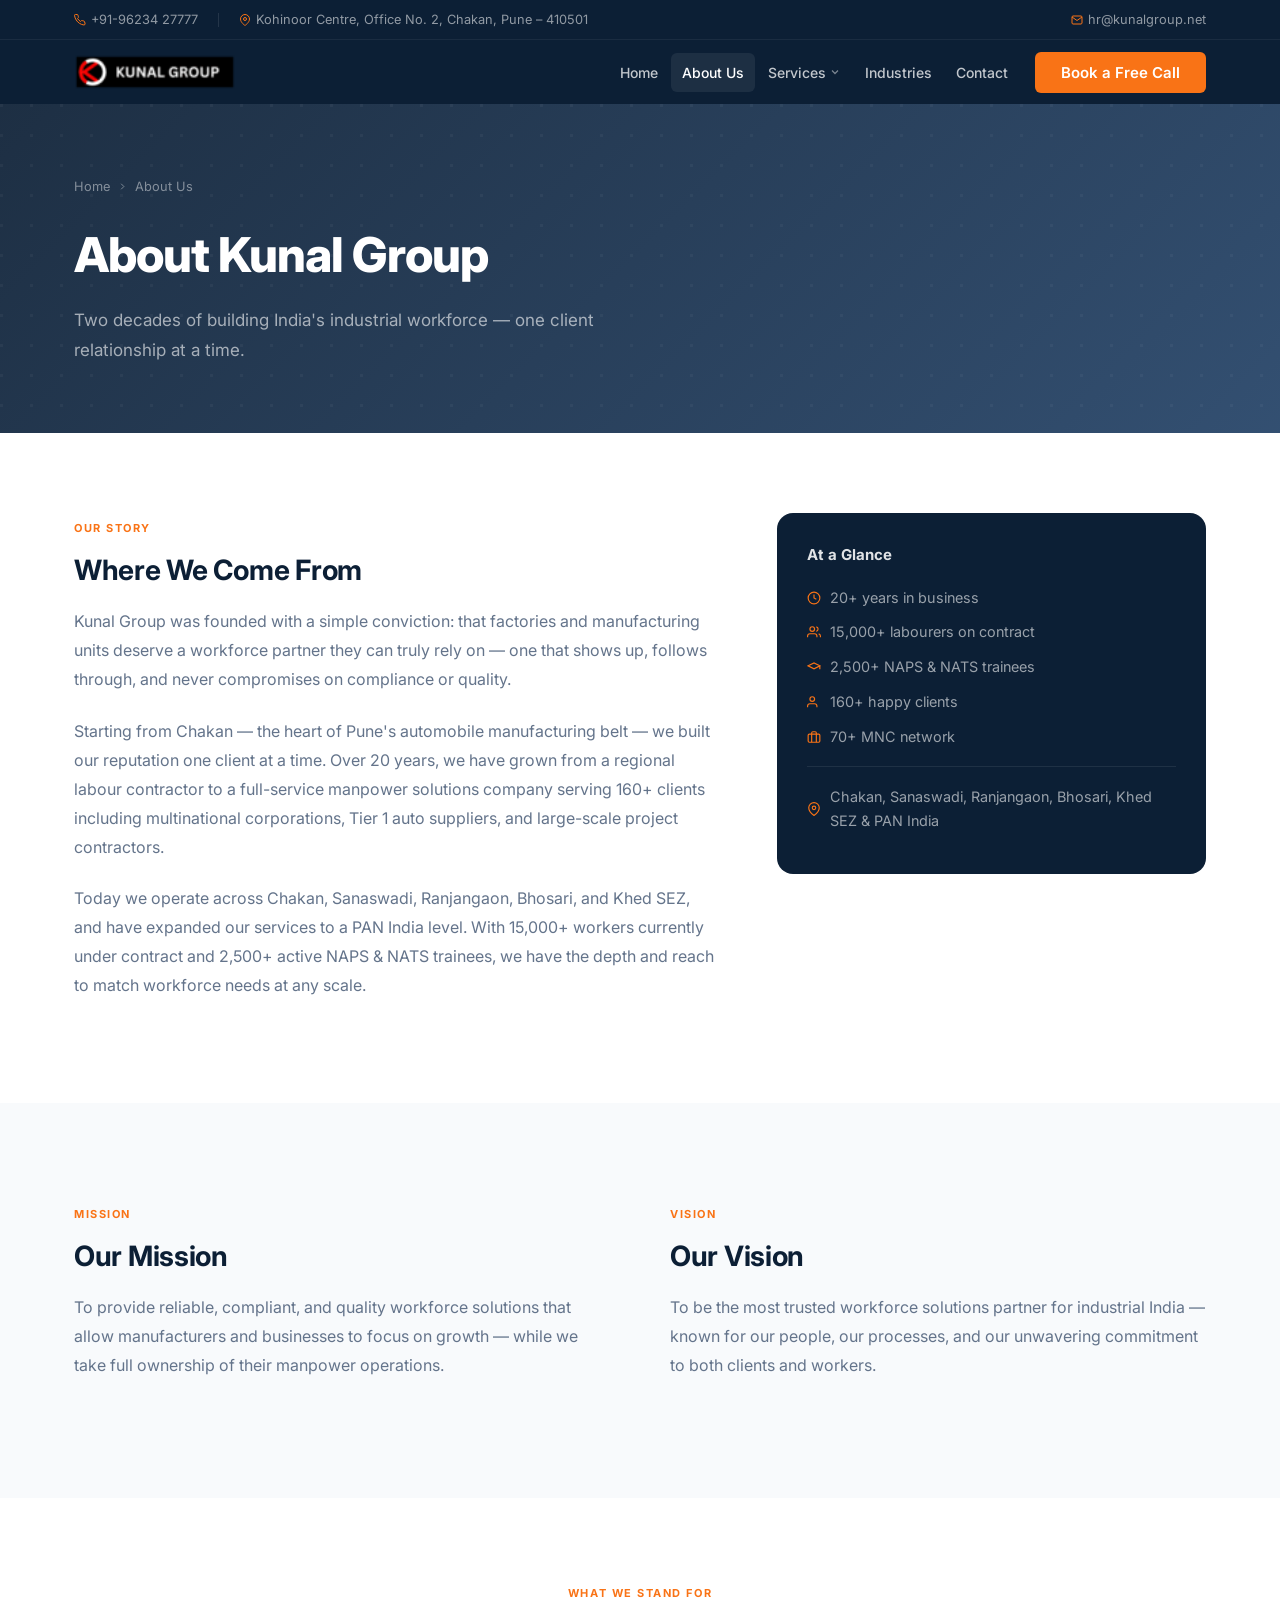
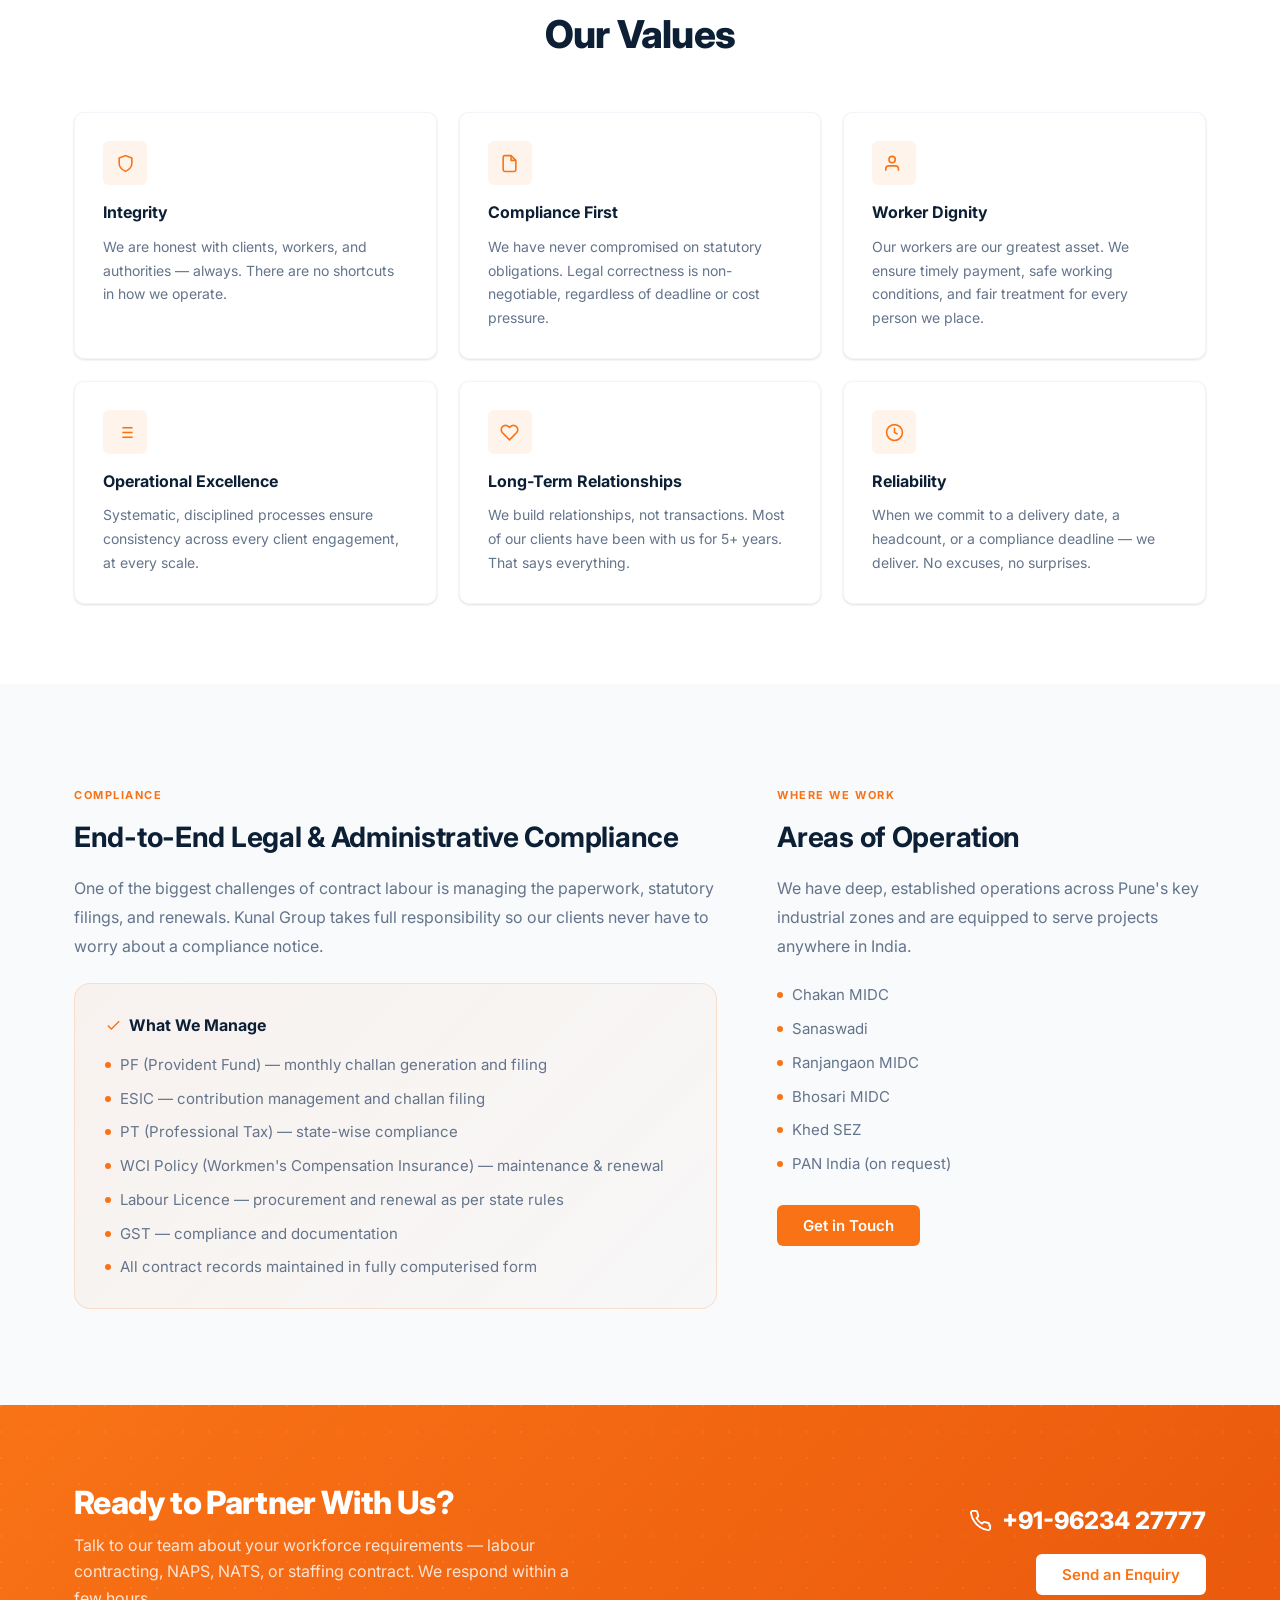
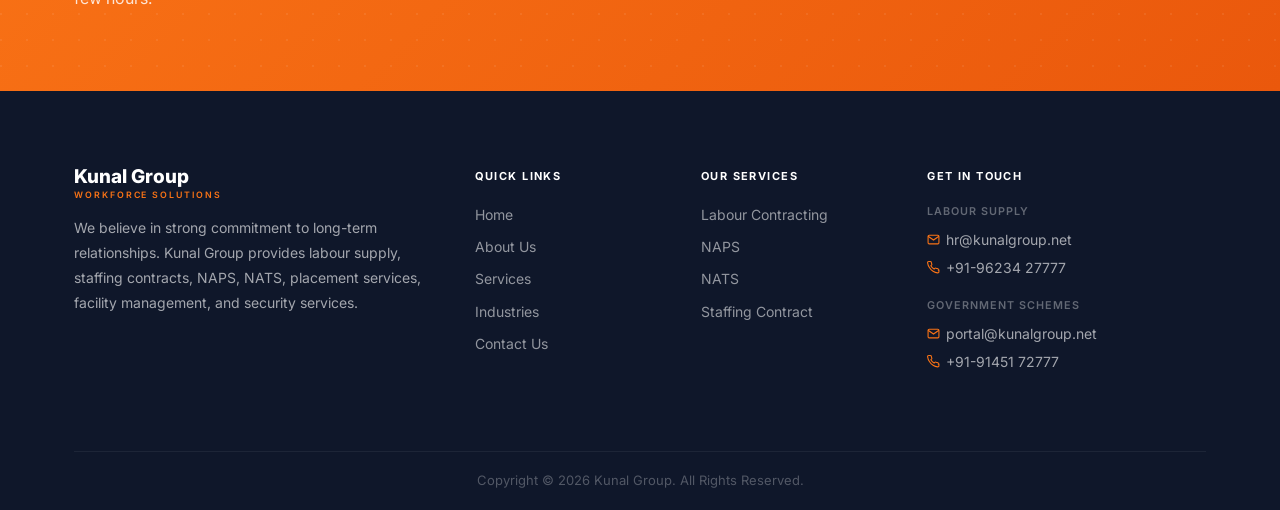
<file: about.html>
<!DOCTYPE html>
<html lang="en">
<head>
  <meta charset="UTF-8">
  <meta name="viewport" content="width=device-width, initial-scale=1.0">
  <title>About Kunal Group — 20+ Years of Workforce Excellence, Pune</title>
  <meta name="description" content="Learn about Kunal Group — Pune's trusted workforce solutions company with 20+ years in labour contracting and government apprenticeship schemes.">
  <link rel="preconnect" href="https://fonts.googleapis.com">
  <link rel="preconnect" href="https://fonts.gstatic.com" crossorigin>
  <link href="https://fonts.googleapis.com/css2?family=Inter:wght@400;500;600;700;800&display=swap" rel="stylesheet">
  <link rel="stylesheet" href="css/style.css">
</head>
<body>

<header class="header">
  <div class="topbar">
    <div class="container">
      <div class="topbar-left">
        <a class="topbar-item" href="tel:+919623427777">
          <svg viewBox="0 0 24 24" fill="none" stroke="currentColor" stroke-width="2"><path d="M22 16.92v3a2 2 0 0 1-2.18 2 19.79 19.79 0 0 1-8.63-3.07A19.5 19.5 0 0 1 4.46 12 19.79 19.79 0 0 1 1.12 3.46 2 2 0 0 1 3.09 1h3a2 2 0 0 1 2 1.72c.127.96.361 1.903.7 2.81a2 2 0 0 1-.45 2.11L7.09 8.91a16 16 0 0 0 6 6l1.27-1.27a2 2 0 0 1 2.11-.45c.907.339 1.85.573 2.81.7A2 2 0 0 1 21 16v.92z"/></svg>
          +91-96234 27777
        </a>
        <div class="topbar-divider"></div>
        <span class="topbar-item">
          <svg viewBox="0 0 24 24" fill="none" stroke="currentColor" stroke-width="2"><path d="M21 10c0 7-9 13-9 13s-9-6-9-13a9 9 0 0 1 18 0z"/><circle cx="12" cy="10" r="3"/></svg>
          Kohinoor Centre, Office No. 2, Chakan, Pune – 410501
        </span>
      </div>
      <div class="topbar-right">
        <a class="topbar-item" href="mailto:hr@kunalgroup.net">
          <svg viewBox="0 0 24 24" fill="none" stroke="currentColor" stroke-width="2"><path d="M4 4h16c1.1 0 2 .9 2 2v12c0 1.1-.9 2-2 2H4c-1.1 0-2-.9-2-2V6c0-1.1.9-2 2-2z"/><polyline points="22,6 12,13 2,6"/></svg>
          hr@kunalgroup.net
        </a>
      </div>
    </div>
  </div>
  <nav class="nav">
    <div class="container">
      <a href="index.html" class="logo">
        <img src="images/logo.png" alt="Kunal Group — Workforce Solutions" style="height:38px;width:auto;display:block;">
      </a>
      <ul class="nav-list">
        <li><a href="index.html" class="nav-link">Home</a></li>
        <li><a href="about.html" class="nav-link active">About Us</a></li>
        <li class="nav-item">
          <a href="services.html" class="nav-link">Services <svg viewBox="0 0 24 24" fill="none" stroke="currentColor" stroke-width="2.5"><polyline points="6 9 12 15 18 9"/></svg></a>
          <div class="dropdown">
            <a href="labour-contracting.html" class="dd-item"><div class="dd-icon"><svg viewBox="0 0 24 24" fill="none" stroke="currentColor" stroke-width="2"><path d="M17 21v-2a4 4 0 0 0-4-4H5a4 4 0 0 0-4 4v2"/><circle cx="9" cy="7" r="4"/><path d="M23 21v-2a4 4 0 0 0-3-3.87"/><path d="M16 3.13a4 4 0 0 1 0 7.75"/></svg></div><div><div class="dd-name">Labour Contracting</div><div class="dd-desc">Skilled, semi-skilled & unskilled workers</div></div></a>
            <a href="naps.html" class="dd-item"><div class="dd-icon"><svg viewBox="0 0 24 24" fill="none" stroke="currentColor" stroke-width="2"><path d="M14 2H6a2 2 0 0 0-2 2v16a2 2 0 0 0 2 2h12a2 2 0 0 0 2-2V8z"/><polyline points="14 2 14 8 20 8"/><line x1="16" y1="13" x2="8" y2="13"/><line x1="16" y1="17" x2="8" y2="17"/></svg></div><div><div class="dd-name">NAPS</div><div class="dd-desc">National Apprenticeship Promotion Scheme</div></div></a>
            <a href="nats.html" class="dd-item"><div class="dd-icon"><svg viewBox="0 0 24 24" fill="none" stroke="currentColor" stroke-width="2"><path d="M22 10v6M2 10l10-5 10 5-10 5z"/><path d="M6 12v5c3 3 9 3 12 0v-5"/></svg></div><div><div class="dd-name">NATS</div><div class="dd-desc">National Apprenticeship Training Scheme</div></div></a>
            <a href="staffing-contract.html" class="dd-item"><div class="dd-icon"><svg viewBox="0 0 24 24" fill="none" stroke="currentColor" stroke-width="2"><rect x="2" y="7" width="20" height="14" rx="2"/><path d="M16 21V5a2 2 0 0 0-2-2h-4a2 2 0 0 0-2 2v16"/></svg></div><div><div class="dd-name">Staffing Contract</div><div class="dd-desc">Flexible, fully-managed contract workforce</div></div></a>
          </div>
        </li>
        <li><a href="industries.html" class="nav-link">Industries</a></li>
        <li><a href="contact.html" class="nav-link">Contact</a></li>
      </ul>
      <a href="contact.html" class="btn btn-primary nav-cta">Book a Free Call</a>
      <button class="hamburger" aria-label="Menu"><span></span><span></span><span></span></button>
    </div>
  </nav>
</header>


<div class="page-hero" style="background: linear-gradient(135deg, rgba(12,31,53,0.93) 0%, rgba(26,58,96,0.89) 100%), url('https://images.unsplash.com/photo-1741176508062-a79aa6b48bdc?auto=format&fit=crop&w=1400&q=80') center/cover no-repeat;">
  <div class="container">
    <nav class="breadcrumb">
      <a href="index.html">Home</a>
      <svg viewBox="0 0 24 24" fill="none" stroke="currentColor" stroke-width="2"><polyline points="9 18 15 12 9 6"/></svg>
      <span>About Us</span>
    </nav>
    <h1 class="page-hero-title">About Kunal Group</h1>
    <p class="page-hero-sub">Two decades of building India's industrial workforce — one client relationship at a time.</p>
  </div>
</div>


<section class="content-pad">
  <div class="container">
    <div class="two-col two-col--3-2">
      <div class="fade-up">
        <span class="section-label">Our Story</span>
        <h2 class="content-h2">Where We Come From</h2>
        <p class="content-body">Kunal Group was founded with a simple conviction: that factories and manufacturing units deserve a workforce partner they can truly rely on — one that shows up, follows through, and never compromises on compliance or quality.</p>
        <p class="content-body">Starting from Chakan — the heart of Pune's automobile manufacturing belt — we built our reputation one client at a time. Over 20 years, we have grown from a regional labour contractor to a full-service manpower solutions company serving 160+ clients including multinational corporations, Tier 1 auto suppliers, and large-scale project contractors.</p>
        <p class="content-body">Today we operate across Chakan, Sanaswadi, Ranjangaon, Bhosari, and Khed SEZ, and have expanded our services to a PAN India level. With 15,000+ workers currently under contract and 2,500+ active NAPS & NATS trainees, we have the depth and reach to match workforce needs at any scale.</p>
      </div>
      <div class="fade-up delay-2">
        <div class="dark-card">
          <div class="dark-card-title">At a Glance</div>
          <div class="dark-card-row"><svg viewBox="0 0 24 24" fill="none" stroke="currentColor" stroke-width="2"><circle cx="12" cy="12" r="10"/><polyline points="12 6 12 12 16 14"/></svg>20+ years in business</div>
          <div class="dark-card-row"><svg viewBox="0 0 24 24" fill="none" stroke="currentColor" stroke-width="2"><path d="M17 21v-2a4 4 0 0 0-4-4H5a4 4 0 0 0-4 4v2"/><circle cx="9" cy="7" r="4"/><path d="M23 21v-2a4 4 0 0 0-3-3.87"/><path d="M16 3.13a4 4 0 0 1 0 7.75"/></svg>15,000+ labourers on contract</div>
          <div class="dark-card-row"><svg viewBox="0 0 24 24" fill="none" stroke="currentColor" stroke-width="2"><path d="M22 10v6M2 10l10-5 10 5-10 5z"/></svg>2,500+ NAPS & NATS trainees</div>
          <div class="dark-card-row"><svg viewBox="0 0 24 24" fill="none" stroke="currentColor" stroke-width="2"><path d="M17 21v-2a4 4 0 0 0-4-4H5a4 4 0 0 0-4 4v2"/><circle cx="9" cy="7" r="4"/></svg>160+ happy clients</div>
          <div class="dark-card-row"><svg viewBox="0 0 24 24" fill="none" stroke="currentColor" stroke-width="2"><rect x="2" y="7" width="20" height="14" rx="2"/><path d="M16 21V5a2 2 0 0 0-2-2h-4a2 2 0 0 0-2 2v16"/></svg>70+ MNC network</div>
          <div class="dark-card-div"></div>
          <div class="dark-card-row"><svg viewBox="0 0 24 24" fill="none" stroke="currentColor" stroke-width="2"><path d="M21 10c0 7-9 13-9 13s-9-6-9-13a9 9 0 0 1 18 0z"/><circle cx="12" cy="10" r="3"/></svg>Chakan, Sanaswadi, Ranjangaon, Bhosari, Khed SEZ & PAN India</div>
        </div>
      </div>
    </div>
  </div>
</section>


<section class="section section--alt">
  <div class="container">
    <div class="two-col">
      <div class="fade-up">
        <span class="section-label">Mission</span>
        <h2 class="content-h2">Our Mission</h2>
        <p class="content-body">To provide reliable, compliant, and quality workforce solutions that allow manufacturers and businesses to focus on growth — while we take full ownership of their manpower operations.</p>
      </div>
      <div class="fade-up delay-2">
        <span class="section-label">Vision</span>
        <h2 class="content-h2">Our Vision</h2>
        <p class="content-body">To be the most trusted workforce solutions partner for industrial India — known for our people, our processes, and our unwavering commitment to both clients and workers.</p>
      </div>
    </div>
  </div>
</section>


<section class="content-pad">
  <div class="container">
    <div class="section-hd section-hd--center fade-up">
      <span class="section-label">What We Stand For</span>
      <h2 class="section-title">Our Values</h2>
    </div>
    <div class="reasons-grid">
      <div class="reason-card fade-up delay-1">
        <div class="reason-icon"><svg viewBox="0 0 24 24" fill="none" stroke="currentColor" stroke-width="2"><path d="M12 22s8-4 8-10V5l-8-3-8 3v7c0 6 8 10 8 10z"/></svg></div>
        <div class="reason-title">Integrity</div>
        <div class="reason-desc">We are honest with clients, workers, and authorities — always. There are no shortcuts in how we operate.</div>
      </div>
      <div class="reason-card fade-up delay-2">
        <div class="reason-icon"><svg viewBox="0 0 24 24" fill="none" stroke="currentColor" stroke-width="2"><path d="M14 2H6a2 2 0 0 0-2 2v16a2 2 0 0 0 2 2h12a2 2 0 0 0 2-2V8z"/><polyline points="14 2 14 8 20 8"/></svg></div>
        <div class="reason-title">Compliance First</div>
        <div class="reason-desc">We have never compromised on statutory obligations. Legal correctness is non-negotiable, regardless of deadline or cost pressure.</div>
      </div>
      <div class="reason-card fade-up delay-3">
        <div class="reason-icon"><svg viewBox="0 0 24 24" fill="none" stroke="currentColor" stroke-width="2"><path d="M17 21v-2a4 4 0 0 0-4-4H5a4 4 0 0 0-4 4v2"/><circle cx="9" cy="7" r="4"/></svg></div>
        <div class="reason-title">Worker Dignity</div>
        <div class="reason-desc">Our workers are our greatest asset. We ensure timely payment, safe working conditions, and fair treatment for every person we place.</div>
      </div>
      <div class="reason-card fade-up delay-4">
        <div class="reason-icon"><svg viewBox="0 0 24 24" fill="none" stroke="currentColor" stroke-width="2"><line x1="8" y1="6" x2="21" y2="6"/><line x1="8" y1="12" x2="21" y2="12"/><line x1="8" y1="18" x2="21" y2="18"/><line x1="3" y1="6" x2="3.01" y2="6"/><line x1="3" y1="12" x2="3.01" y2="12"/><line x1="3" y1="18" x2="3.01" y2="18"/></svg></div>
        <div class="reason-title">Operational Excellence</div>
        <div class="reason-desc">Systematic, disciplined processes ensure consistency across every client engagement, at every scale.</div>
      </div>
      <div class="reason-card fade-up delay-5">
        <div class="reason-icon"><svg viewBox="0 0 24 24" fill="none" stroke="currentColor" stroke-width="2"><path d="M20.84 4.61a5.5 5.5 0 0 0-7.78 0L12 5.67l-1.06-1.06a5.5 5.5 0 0 0-7.78 7.78l1.06 1.06L12 21.23l7.78-7.78 1.06-1.06a5.5 5.5 0 0 0 0-7.78z"/></svg></div>
        <div class="reason-title">Long-Term Relationships</div>
        <div class="reason-desc">We build relationships, not transactions. Most of our clients have been with us for 5+ years. That says everything.</div>
      </div>
      <div class="reason-card fade-up delay-6">
        <div class="reason-icon"><svg viewBox="0 0 24 24" fill="none" stroke="currentColor" stroke-width="2"><circle cx="12" cy="12" r="10"/><polyline points="12 6 12 12 16 14"/></svg></div>
        <div class="reason-title">Reliability</div>
        <div class="reason-desc">When we commit to a delivery date, a headcount, or a compliance deadline — we deliver. No excuses, no surprises.</div>
      </div>
    </div>
  </div>
</section>


<section class="section section--alt">
  <div class="container">
    <div class="two-col two-col--3-2">
      <div class="fade-up">
        <span class="section-label">Compliance</span>
        <h2 class="content-h2">End-to-End Legal & Administrative Compliance</h2>
        <p class="content-body">One of the biggest challenges of contract labour is managing the paperwork, statutory filings, and renewals. Kunal Group takes full responsibility so our clients never have to worry about a compliance notice.</p>
        <div class="hi-box" style="margin-top:8px;">
          <div class="hi-box-title">
            <svg viewBox="0 0 24 24" fill="none" stroke="currentColor" stroke-width="2"><polyline points="20 6 9 17 4 12"/></svg>
            What We Manage
          </div>
          <ul class="hi-list">
            <li class="hi-item"><div class="hi-dot"></div>PF (Provident Fund) — monthly challan generation and filing</li>
            <li class="hi-item"><div class="hi-dot"></div>ESIC — contribution management and challan filing</li>
            <li class="hi-item"><div class="hi-dot"></div>PT (Professional Tax) — state-wise compliance</li>
            <li class="hi-item"><div class="hi-dot"></div>WCI Policy (Workmen's Compensation Insurance) — maintenance & renewal</li>
            <li class="hi-item"><div class="hi-dot"></div>Labour Licence — procurement and renewal as per state rules</li>
            <li class="hi-item"><div class="hi-dot"></div>GST — compliance and documentation</li>
            <li class="hi-item"><div class="hi-dot"></div>All contract records maintained in fully computerised form</li>
          </ul>
        </div>
      </div>
      <div class="fade-up delay-2">
        <span class="section-label">Where We Work</span>
        <h2 class="content-h2">Areas of Operation</h2>
        <p class="content-body">We have deep, established operations across Pune's key industrial zones and are equipped to serve projects anywhere in India.</p>
        <ul class="hi-list" style="margin-top:8px;">
          <li class="hi-item"><div class="hi-dot"></div>Chakan MIDC</li>
          <li class="hi-item"><div class="hi-dot"></div>Sanaswadi</li>
          <li class="hi-item"><div class="hi-dot"></div>Ranjangaon MIDC</li>
          <li class="hi-item"><div class="hi-dot"></div>Bhosari MIDC</li>
          <li class="hi-item"><div class="hi-dot"></div>Khed SEZ</li>
          <li class="hi-item"><div class="hi-dot"></div>PAN India (on request)</li>
        </ul>
        <div style="margin-top:28px;">
          <a href="contact.html" class="btn btn-primary">Get in Touch</a>
        </div>
      </div>
    </div>
  </div>
</section>


<section class="cta-band">
  <div class="container">
    <div class="cta-band-text fade-up">
      <h2 class="section-title">Ready to Partner With Us?</h2>
      <p>Talk to our team about your workforce requirements — labour contracting, NAPS, NATS, or staffing contract. We respond within a few hours.</p>
    </div>
    <div class="cta-band-right fade-up delay-2">
      <a href="tel:+919623427777" class="cta-big-phone">
        <svg viewBox="0 0 24 24" fill="none" stroke="currentColor" stroke-width="2"><path d="M22 16.92v3a2 2 0 0 1-2.18 2 19.79 19.79 0 0 1-8.63-3.07A19.5 19.5 0 0 1 4.46 12 19.79 19.79 0 0 1 1.12 3.46 2 2 0 0 1 3.09 1h3a2 2 0 0 1 2 1.72c.127.96.361 1.903.7 2.81a2 2 0 0 1-.45 2.11L7.09 8.91a16 16 0 0 0 6 6l1.27-1.27a2 2 0 0 1 2.11-.45c.907.339 1.85.573 2.81.7A2 2 0 0 1 21 16v.92z"/></svg>
        +91-96234 27777
      </a>
      <a href="contact.html" class="btn btn-white">Send an Enquiry</a>
    </div>
  </div>
</section>


<footer class="footer">
  <div class="container">
    <div class="footer-grid">
      <div>
        <div class="footer-brand-name">Kunal Group</div>
        <span class="footer-brand-tag">Workforce Solutions</span>
        <p class="footer-about">We believe in strong commitment to long-term relationships. Kunal Group provides labour supply, staffing contracts, NAPS, NATS, placement services, facility management, and security services.</p>
      </div>
      <div>
        <div class="footer-heading">Quick Links</div>
        <ul class="footer-links">
          <li><a href="index.html" class="footer-lnk">Home</a></li>
          <li><a href="about.html" class="footer-lnk">About Us</a></li>
          <li><a href="services.html" class="footer-lnk">Services</a></li>
          <li><a href="industries.html" class="footer-lnk">Industries</a></li>
          <li><a href="contact.html" class="footer-lnk">Contact Us</a></li>
        </ul>
      </div>
      <div>
        <div class="footer-heading">Our Services</div>
        <ul class="footer-links">
          <li><a href="labour-contracting.html" class="footer-lnk">Labour Contracting</a></li>
          <li><a href="naps.html" class="footer-lnk">NAPS</a></li>
          <li><a href="nats.html" class="footer-lnk">NATS</a></li>
          <li><a href="staffing-contract.html" class="footer-lnk">Staffing Contract</a></li>
        </ul>
      </div>
      <div>
        <div class="footer-heading">Get In Touch</div>
        <div class="footer-contact-block">
          <div class="footer-contact-lbl">Labour Supply</div>
          <a href="mailto:hr@kunalgroup.net" class="footer-contact-row"><svg viewBox="0 0 24 24" fill="none" stroke="currentColor" stroke-width="2"><path d="M4 4h16c1.1 0 2 .9 2 2v12c0 1.1-.9 2-2 2H4c-1.1 0-2-.9-2-2V6c0-1.1.9-2 2-2z"/><polyline points="22,6 12,13 2,6"/></svg>hr@kunalgroup.net</a>
          <a href="tel:+919623427777" class="footer-contact-row"><svg viewBox="0 0 24 24" fill="none" stroke="currentColor" stroke-width="2"><path d="M22 16.92v3a2 2 0 0 1-2.18 2 19.79 19.79 0 0 1-8.63-3.07A19.5 19.5 0 0 1 4.46 12 19.79 19.79 0 0 1 1.12 3.46 2 2 0 0 1 3.09 1h3a2 2 0 0 1 2 1.72c.127.96.361 1.903.7 2.81a2 2 0 0 1-.45 2.11L7.09 8.91a16 16 0 0 0 6 6l1.27-1.27a2 2 0 0 1 2.11-.45c.907.339 1.85.573 2.81.7A2 2 0 0 1 21 16v.92z"/></svg>+91-96234 27777</a>
        </div>
        <div class="footer-contact-block">
          <div class="footer-contact-lbl">Government Schemes</div>
          <a href="mailto:portal@kunalgroup.net" class="footer-contact-row"><svg viewBox="0 0 24 24" fill="none" stroke="currentColor" stroke-width="2"><path d="M4 4h16c1.1 0 2 .9 2 2v12c0 1.1-.9 2-2 2H4c-1.1 0-2-.9-2-2V6c0-1.1.9-2 2-2z"/><polyline points="22,6 12,13 2,6"/></svg>portal@kunalgroup.net</a>
          <a href="tel:+919145172777" class="footer-contact-row"><svg viewBox="0 0 24 24" fill="none" stroke="currentColor" stroke-width="2"><path d="M22 16.92v3a2 2 0 0 1-2.18 2 19.79 19.79 0 0 1-8.63-3.07A19.5 19.5 0 0 1 4.46 12 19.79 19.79 0 0 1 1.12 3.46 2 2 0 0 1 3.09 1h3a2 2 0 0 1 2 1.72c.127.96.361 1.903.7 2.81a2 2 0 0 1-.45 2.11L7.09 8.91a16 16 0 0 0 6 6l1.27-1.27a2 2 0 0 1 2.11-.45c.907.339 1.85.573 2.81.7A2 2 0 0 1 21 16v.92z"/></svg>+91-91451 72777</a>
        </div>
      </div>
    </div>
  </div>
  <div class="footer-bottom"><p>Copyright &copy; 2026 Kunal Group. All Rights Reserved.</p></div>
</footer>

<script src="js/main.js"></script>
</body>
</html>
</file>
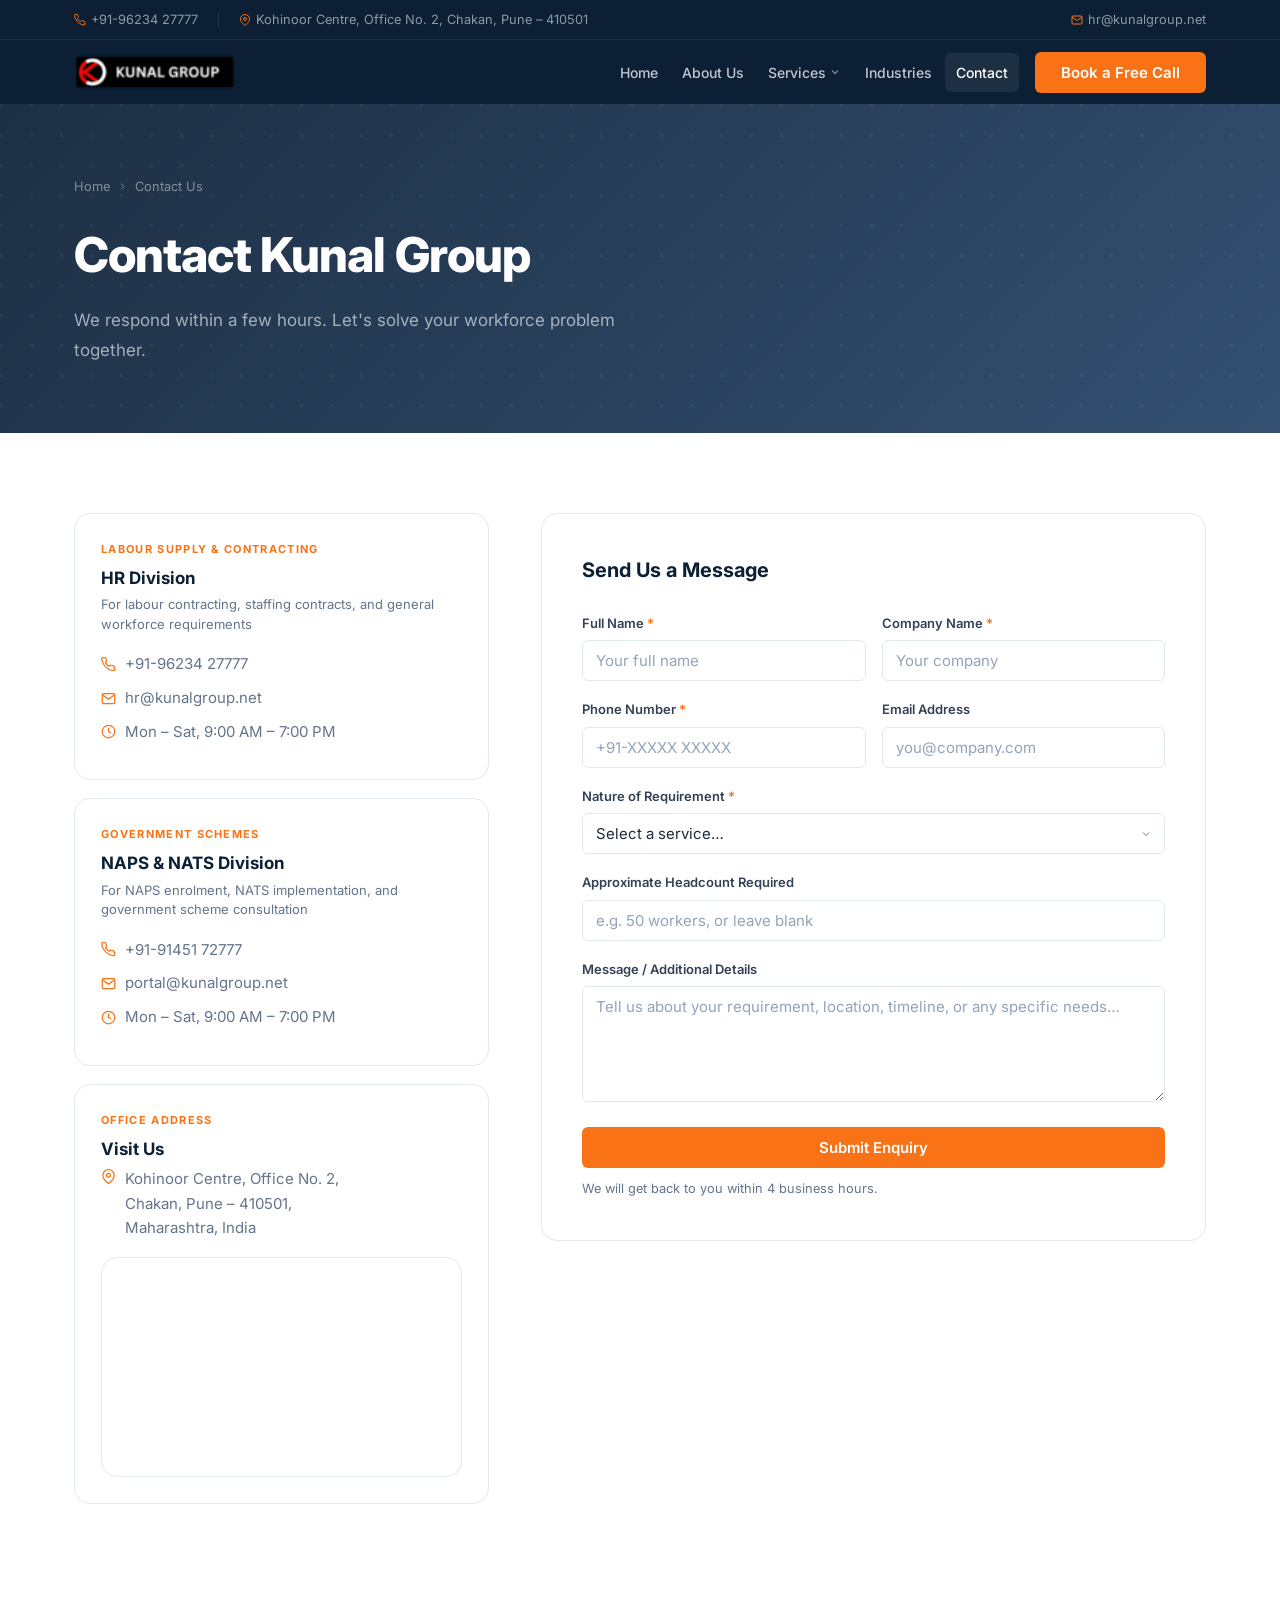
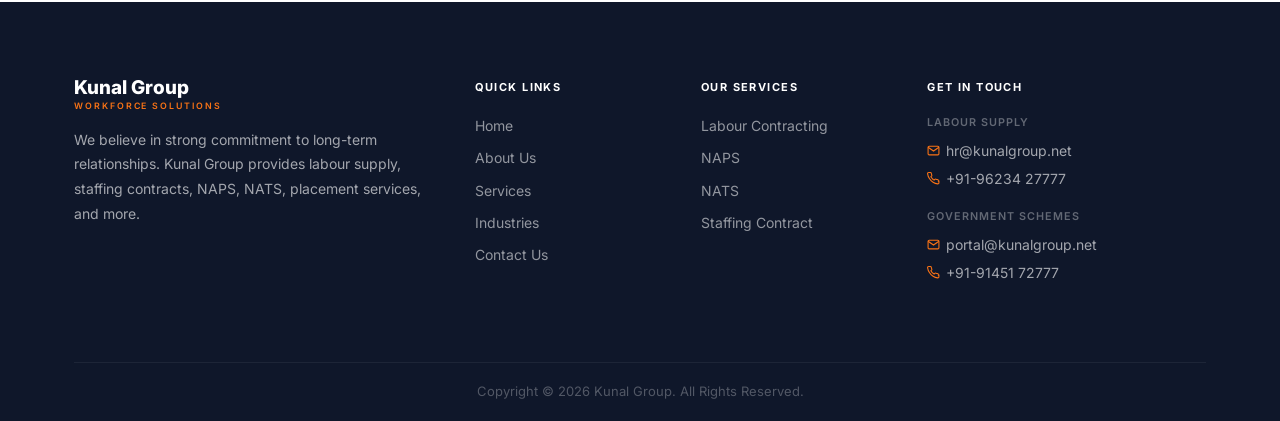
<file: contact.html>
<!DOCTYPE html>
<html lang="en">
<head>
  <meta charset="UTF-8">
  <meta name="viewport" content="width=device-width, initial-scale=1.0">
  <title>Contact Kunal Group — Labour Supply & Government Schemes, Pune</title>
  <meta name="description" content="Reach Kunal Group for workforce requirements, NAPS/NATS consultation, or staffing enquiries. Office in Chakan, Pune. Call or email us.">
  <link rel="preconnect" href="https://fonts.googleapis.com">
  <link rel="preconnect" href="https://fonts.gstatic.com" crossorigin>
  <link href="https://fonts.googleapis.com/css2?family=Inter:wght@400;500;600;700;800&display=swap" rel="stylesheet">
  <link rel="stylesheet" href="css/style.css">
</head>
<body>

<header class="header">
  <div class="topbar">
    <div class="container">
      <div class="topbar-left">
        <a class="topbar-item" href="tel:+919623427777"><svg viewBox="0 0 24 24" fill="none" stroke="currentColor" stroke-width="2"><path d="M22 16.92v3a2 2 0 0 1-2.18 2 19.79 19.79 0 0 1-8.63-3.07A19.5 19.5 0 0 1 4.46 12 19.79 19.79 0 0 1 1.12 3.46 2 2 0 0 1 3.09 1h3a2 2 0 0 1 2 1.72c.127.96.361 1.903.7 2.81a2 2 0 0 1-.45 2.11L7.09 8.91a16 16 0 0 0 6 6l1.27-1.27a2 2 0 0 1 2.11-.45c.907.339 1.85.573 2.81.7A2 2 0 0 1 21 16v.92z"/></svg>+91-96234 27777</a>
        <div class="topbar-divider"></div>
        <span class="topbar-item"><svg viewBox="0 0 24 24" fill="none" stroke="currentColor" stroke-width="2"><path d="M21 10c0 7-9 13-9 13s-9-6-9-13a9 9 0 0 1 18 0z"/><circle cx="12" cy="10" r="3"/></svg>Kohinoor Centre, Office No. 2, Chakan, Pune – 410501</span>
      </div>
      <div class="topbar-right">
        <a class="topbar-item" href="mailto:hr@kunalgroup.net"><svg viewBox="0 0 24 24" fill="none" stroke="currentColor" stroke-width="2"><path d="M4 4h16c1.1 0 2 .9 2 2v12c0 1.1-.9 2-2 2H4c-1.1 0-2-.9-2-2V6c0-1.1.9-2 2-2z"/><polyline points="22,6 12,13 2,6"/></svg>hr@kunalgroup.net</a>
      </div>
    </div>
  </div>
  <nav class="nav">
    <div class="container">
      <a href="index.html" class="logo"><img src="images/logo.png" alt="Kunal Group — Workforce Solutions" style="height:38px;width:auto;display:block;"></a>
      <ul class="nav-list">
        <li><a href="index.html" class="nav-link">Home</a></li>
        <li><a href="about.html" class="nav-link">About Us</a></li>
        <li class="nav-item">
          <a href="services.html" class="nav-link">Services <svg viewBox="0 0 24 24" fill="none" stroke="currentColor" stroke-width="2.5"><polyline points="6 9 12 15 18 9"/></svg></a>
          <div class="dropdown">
            <a href="labour-contracting.html" class="dd-item"><div class="dd-icon"><svg viewBox="0 0 24 24" fill="none" stroke="currentColor" stroke-width="2"><path d="M17 21v-2a4 4 0 0 0-4-4H5a4 4 0 0 0-4 4v2"/><circle cx="9" cy="7" r="4"/></svg></div><div><div class="dd-name">Labour Contracting</div><div class="dd-desc">Skilled, semi-skilled & unskilled workers</div></div></a>
            <a href="naps.html" class="dd-item"><div class="dd-icon"><svg viewBox="0 0 24 24" fill="none" stroke="currentColor" stroke-width="2"><path d="M14 2H6a2 2 0 0 0-2 2v16a2 2 0 0 0 2 2h12a2 2 0 0 0 2-2V8z"/><polyline points="14 2 14 8 20 8"/></svg></div><div><div class="dd-name">NAPS</div><div class="dd-desc">National Apprenticeship Promotion Scheme</div></div></a>
            <a href="nats.html" class="dd-item"><div class="dd-icon"><svg viewBox="0 0 24 24" fill="none" stroke="currentColor" stroke-width="2"><path d="M22 10v6M2 10l10-5 10 5-10 5z"/></svg></div><div><div class="dd-name">NATS</div><div class="dd-desc">National Apprenticeship Training Scheme</div></div></a>
            <a href="staffing-contract.html" class="dd-item"><div class="dd-icon"><svg viewBox="0 0 24 24" fill="none" stroke="currentColor" stroke-width="2"><rect x="2" y="7" width="20" height="14" rx="2"/></svg></div><div><div class="dd-name">Staffing Contract</div><div class="dd-desc">Flexible, fully-managed contract workforce</div></div></a>
          </div>
        </li>
        <li><a href="industries.html" class="nav-link">Industries</a></li>
        <li><a href="contact.html" class="nav-link active">Contact</a></li>
      </ul>
      <a href="contact.html" class="btn btn-primary nav-cta">Book a Free Call</a>
      <button class="hamburger" aria-label="Menu"><span></span><span></span><span></span></button>
    </div>
  </nav>
</header>


<div class="page-hero" style="background: linear-gradient(135deg, rgba(12,31,53,0.93) 0%, rgba(26,58,96,0.89) 100%), url('https://images.unsplash.com/photo-1741176508062-a79aa6b48bdc?auto=format&fit=crop&w=1400&q=80') center/cover no-repeat;">
  <div class="container">
    <nav class="breadcrumb">
      <a href="index.html">Home</a>
      <svg viewBox="0 0 24 24" fill="none" stroke="currentColor" stroke-width="2"><polyline points="9 18 15 12 9 6"/></svg>
      <span>Contact Us</span>
    </nav>
    <h1 class="page-hero-title">Contact Kunal Group</h1>
    <p class="page-hero-sub">We respond within a few hours. Let's solve your workforce problem together.</p>
  </div>
</div>


<section class="content-pad">
  <div class="container">
    <div class="contact-grid">

      <div>
        <div class="contact-card fade-up">
          <div class="cc-label">Labour Supply & Contracting</div>
          <div class="cc-dept">HR Division</div>
          <div class="cc-for">For labour contracting, staffing contracts, and general workforce requirements</div>
          <div class="cc-row">
            <svg viewBox="0 0 24 24" fill="none" stroke="currentColor" stroke-width="2"><path d="M22 16.92v3a2 2 0 0 1-2.18 2 19.79 19.79 0 0 1-8.63-3.07A19.5 19.5 0 0 1 4.46 12 19.79 19.79 0 0 1 1.12 3.46 2 2 0 0 1 3.09 1h3a2 2 0 0 1 2 1.72c.127.96.361 1.903.7 2.81a2 2 0 0 1-.45 2.11L7.09 8.91a16 16 0 0 0 6 6l1.27-1.27a2 2 0 0 1 2.11-.45c.907.339 1.85.573 2.81.7A2 2 0 0 1 21 16v.92z"/></svg>
            <a href="tel:+919623427777">+91-96234 27777</a>
          </div>
          <div class="cc-row">
            <svg viewBox="0 0 24 24" fill="none" stroke="currentColor" stroke-width="2"><path d="M4 4h16c1.1 0 2 .9 2 2v12c0 1.1-.9 2-2 2H4c-1.1 0-2-.9-2-2V6c0-1.1.9-2 2-2z"/><polyline points="22,6 12,13 2,6"/></svg>
            <a href="mailto:hr@kunalgroup.net">hr@kunalgroup.net</a>
          </div>
          <div class="cc-row">
            <svg viewBox="0 0 24 24" fill="none" stroke="currentColor" stroke-width="2"><circle cx="12" cy="12" r="10"/><polyline points="12 6 12 12 16 14"/></svg>
            Mon – Sat, 9:00 AM – 7:00 PM
          </div>
        </div>

        <div class="contact-card fade-up delay-2">
          <div class="cc-label">Government Schemes</div>
          <div class="cc-dept">NAPS & NATS Division</div>
          <div class="cc-for">For NAPS enrolment, NATS implementation, and government scheme consultation</div>
          <div class="cc-row">
            <svg viewBox="0 0 24 24" fill="none" stroke="currentColor" stroke-width="2"><path d="M22 16.92v3a2 2 0 0 1-2.18 2 19.79 19.79 0 0 1-8.63-3.07A19.5 19.5 0 0 1 4.46 12 19.79 19.79 0 0 1 1.12 3.46 2 2 0 0 1 3.09 1h3a2 2 0 0 1 2 1.72c.127.96.361 1.903.7 2.81a2 2 0 0 1-.45 2.11L7.09 8.91a16 16 0 0 0 6 6l1.27-1.27a2 2 0 0 1 2.11-.45c.907.339 1.85.573 2.81.7A2 2 0 0 1 21 16v.92z"/></svg>
            <a href="tel:+919145172777">+91-91451 72777</a>
          </div>
          <div class="cc-row">
            <svg viewBox="0 0 24 24" fill="none" stroke="currentColor" stroke-width="2"><path d="M4 4h16c1.1 0 2 .9 2 2v12c0 1.1-.9 2-2 2H4c-1.1 0-2-.9-2-2V6c0-1.1.9-2 2-2z"/><polyline points="22,6 12,13 2,6"/></svg>
            <a href="mailto:portal@kunalgroup.net">portal@kunalgroup.net</a>
          </div>
          <div class="cc-row">
            <svg viewBox="0 0 24 24" fill="none" stroke="currentColor" stroke-width="2"><circle cx="12" cy="12" r="10"/><polyline points="12 6 12 12 16 14"/></svg>
            Mon – Sat, 9:00 AM – 7:00 PM
          </div>
        </div>

        <div class="contact-card fade-up delay-3">
          <div class="cc-label">Office Address</div>
          <div class="cc-dept">Visit Us</div>
          <div class="cc-row" style="align-items:flex-start;margin-top:4px;">
            <svg viewBox="0 0 24 24" fill="none" stroke="currentColor" stroke-width="2" style="margin-top:2px;flex-shrink:0;"><path d="M21 10c0 7-9 13-9 13s-9-6-9-13a9 9 0 0 1 18 0z"/><circle cx="12" cy="10" r="3"/></svg>
            <span>Kohinoor Centre, Office No. 2,<br>Chakan, Pune – 410501,<br>Maharashtra, India</span>
          </div>
          <div style="height:220px;margin-top:16px;border-radius:var(--radius-lg);overflow:hidden;border:1px solid var(--gray-200);">
            <iframe
              src="https://maps.google.com/maps?q=Chakan+MIDC+Pune+Maharashtra+India&output=embed"
              width="100%" height="220"
              style="border:0;display:block;"
              allowfullscreen=""
              loading="lazy"
              referrerpolicy="no-referrer-when-downgrade"
              title="Kunal Group Office Location — Chakan, Pune">
            </iframe>
          </div>
        </div>
      </div>

      <div class="contact-form-wrap fade-up delay-2">
        <div class="form-title">Send Us a Message</div>
        <form id="contact-form" novalidate>
          <div class="form-row">
            <div class="form-group">
              <label class="form-lbl" for="name">Full Name <span style="color:var(--orange)">*</span></label>
              <input class="form-ctrl" type="text" id="name" name="name" placeholder="Your full name" required>
            </div>
            <div class="form-group">
              <label class="form-lbl" for="company">Company Name <span style="color:var(--orange)">*</span></label>
              <input class="form-ctrl" type="text" id="company" name="company" placeholder="Your company" required>
            </div>
          </div>
          <div class="form-row">
            <div class="form-group">
              <label class="form-lbl" for="phone">Phone Number <span style="color:var(--orange)">*</span></label>
              <input class="form-ctrl" type="tel" id="phone" name="phone" placeholder="+91-XXXXX XXXXX" required>
            </div>
            <div class="form-group">
              <label class="form-lbl" for="email">Email Address</label>
              <input class="form-ctrl" type="email" id="email" name="email" placeholder="you@company.com">
            </div>
          </div>
          <div class="form-group">
            <label class="form-lbl" for="requirement">Nature of Requirement <span style="color:var(--orange)">*</span></label>
            <select class="form-ctrl" id="requirement" name="requirement" required>
              <option value="">Select a service…</option>
              <option value="labour">Labour Contracting</option>
              <option value="naps">NAPS (National Apprenticeship Promotion Scheme)</option>
              <option value="nats">NATS (National Apprenticeship Training Scheme)</option>
              <option value="staffing">Staffing Contract</option>
              <option value="general">General Enquiry</option>
            </select>
          </div>
          <div class="form-group">
            <label class="form-lbl" for="headcount">Approximate Headcount Required</label>
            <input class="form-ctrl" type="text" id="headcount" name="headcount" placeholder="e.g. 50 workers, or leave blank">
          </div>
          <div class="form-group">
            <label class="form-lbl" for="message">Message / Additional Details</label>
            <textarea class="form-ctrl" id="message" name="message" placeholder="Tell us about your requirement, location, timeline, or any specific needs…"></textarea>
          </div>
          <button type="submit" class="btn btn-primary" style="width:100%;justify-content:center;">Submit Enquiry</button>
          <p class="form-note">We will get back to you within 4 business hours.</p>
        </form>
      </div>

    </div>
  </div>
</section>


<footer class="footer">
  <div class="container">
    <div class="footer-grid">
      <div>
        <div class="footer-brand-name">Kunal Group</div>
        <span class="footer-brand-tag">Workforce Solutions</span>
        <p class="footer-about">We believe in strong commitment to long-term relationships. Kunal Group provides labour supply, staffing contracts, NAPS, NATS, placement services, and more.</p>
      </div>
      <div>
        <div class="footer-heading">Quick Links</div>
        <ul class="footer-links">
          <li><a href="index.html" class="footer-lnk">Home</a></li>
          <li><a href="about.html" class="footer-lnk">About Us</a></li>
          <li><a href="services.html" class="footer-lnk">Services</a></li>
          <li><a href="industries.html" class="footer-lnk">Industries</a></li>
          <li><a href="contact.html" class="footer-lnk">Contact Us</a></li>
        </ul>
      </div>
      <div>
        <div class="footer-heading">Our Services</div>
        <ul class="footer-links">
          <li><a href="labour-contracting.html" class="footer-lnk">Labour Contracting</a></li>
          <li><a href="naps.html" class="footer-lnk">NAPS</a></li>
          <li><a href="nats.html" class="footer-lnk">NATS</a></li>
          <li><a href="staffing-contract.html" class="footer-lnk">Staffing Contract</a></li>
        </ul>
      </div>
      <div>
        <div class="footer-heading">Get In Touch</div>
        <div class="footer-contact-block">
          <div class="footer-contact-lbl">Labour Supply</div>
          <a href="mailto:hr@kunalgroup.net" class="footer-contact-row"><svg viewBox="0 0 24 24" fill="none" stroke="currentColor" stroke-width="2"><path d="M4 4h16c1.1 0 2 .9 2 2v12c0 1.1-.9 2-2 2H4c-1.1 0-2-.9-2-2V6c0-1.1.9-2 2-2z"/><polyline points="22,6 12,13 2,6"/></svg>hr@kunalgroup.net</a>
          <a href="tel:+919623427777" class="footer-contact-row"><svg viewBox="0 0 24 24" fill="none" stroke="currentColor" stroke-width="2"><path d="M22 16.92v3a2 2 0 0 1-2.18 2 19.79 19.79 0 0 1-8.63-3.07A19.5 19.5 0 0 1 4.46 12 19.79 19.79 0 0 1 1.12 3.46 2 2 0 0 1 3.09 1h3a2 2 0 0 1 2 1.72c.127.96.361 1.903.7 2.81a2 2 0 0 1-.45 2.11L7.09 8.91a16 16 0 0 0 6 6l1.27-1.27a2 2 0 0 1 2.11-.45c.907.339 1.85.573 2.81.7A2 2 0 0 1 21 16v.92z"/></svg>+91-96234 27777</a>
        </div>
        <div class="footer-contact-block">
          <div class="footer-contact-lbl">Government Schemes</div>
          <a href="mailto:portal@kunalgroup.net" class="footer-contact-row"><svg viewBox="0 0 24 24" fill="none" stroke="currentColor" stroke-width="2"><path d="M4 4h16c1.1 0 2 .9 2 2v12c0 1.1-.9 2-2 2H4c-1.1 0-2-.9-2-2V6c0-1.1.9-2 2-2z"/><polyline points="22,6 12,13 2,6"/></svg>portal@kunalgroup.net</a>
          <a href="tel:+919145172777" class="footer-contact-row"><svg viewBox="0 0 24 24" fill="none" stroke="currentColor" stroke-width="2"><path d="M22 16.92v3a2 2 0 0 1-2.18 2 19.79 19.79 0 0 1-8.63-3.07A19.5 19.5 0 0 1 4.46 12 19.79 19.79 0 0 1 1.12 3.46 2 2 0 0 1 3.09 1h3a2 2 0 0 1 2 1.72c.127.96.361 1.903.7 2.81a2 2 0 0 1-.45 2.11L7.09 8.91a16 16 0 0 0 6 6l1.27-1.27a2 2 0 0 1 2.11-.45c.907.339 1.85.573 2.81.7A2 2 0 0 1 21 16v.92z"/></svg>+91-91451 72777</a>
        </div>
      </div>
    </div>
  </div>
  <div class="footer-bottom"><p>Copyright &copy; 2026 Kunal Group. All Rights Reserved.</p></div>
</footer>

<script src="js/main.js"></script>
</body>
</html>
</file>
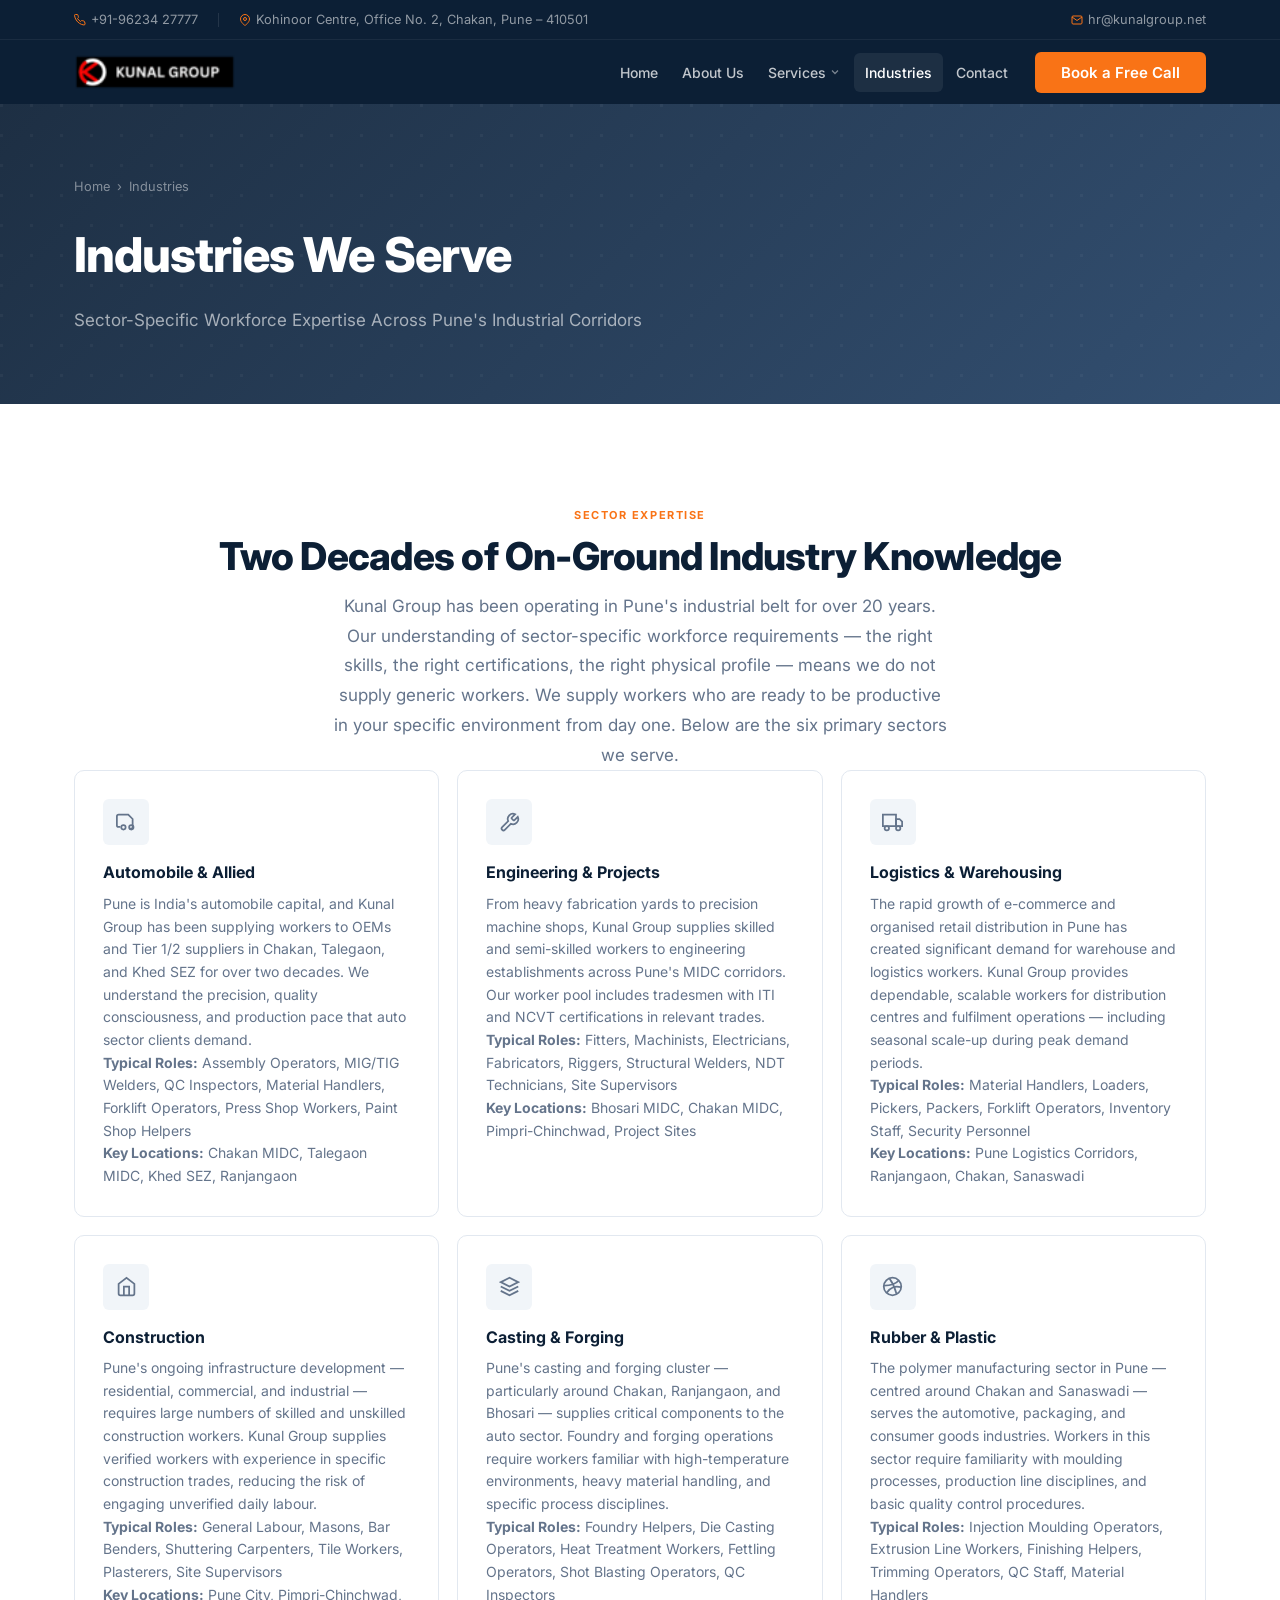
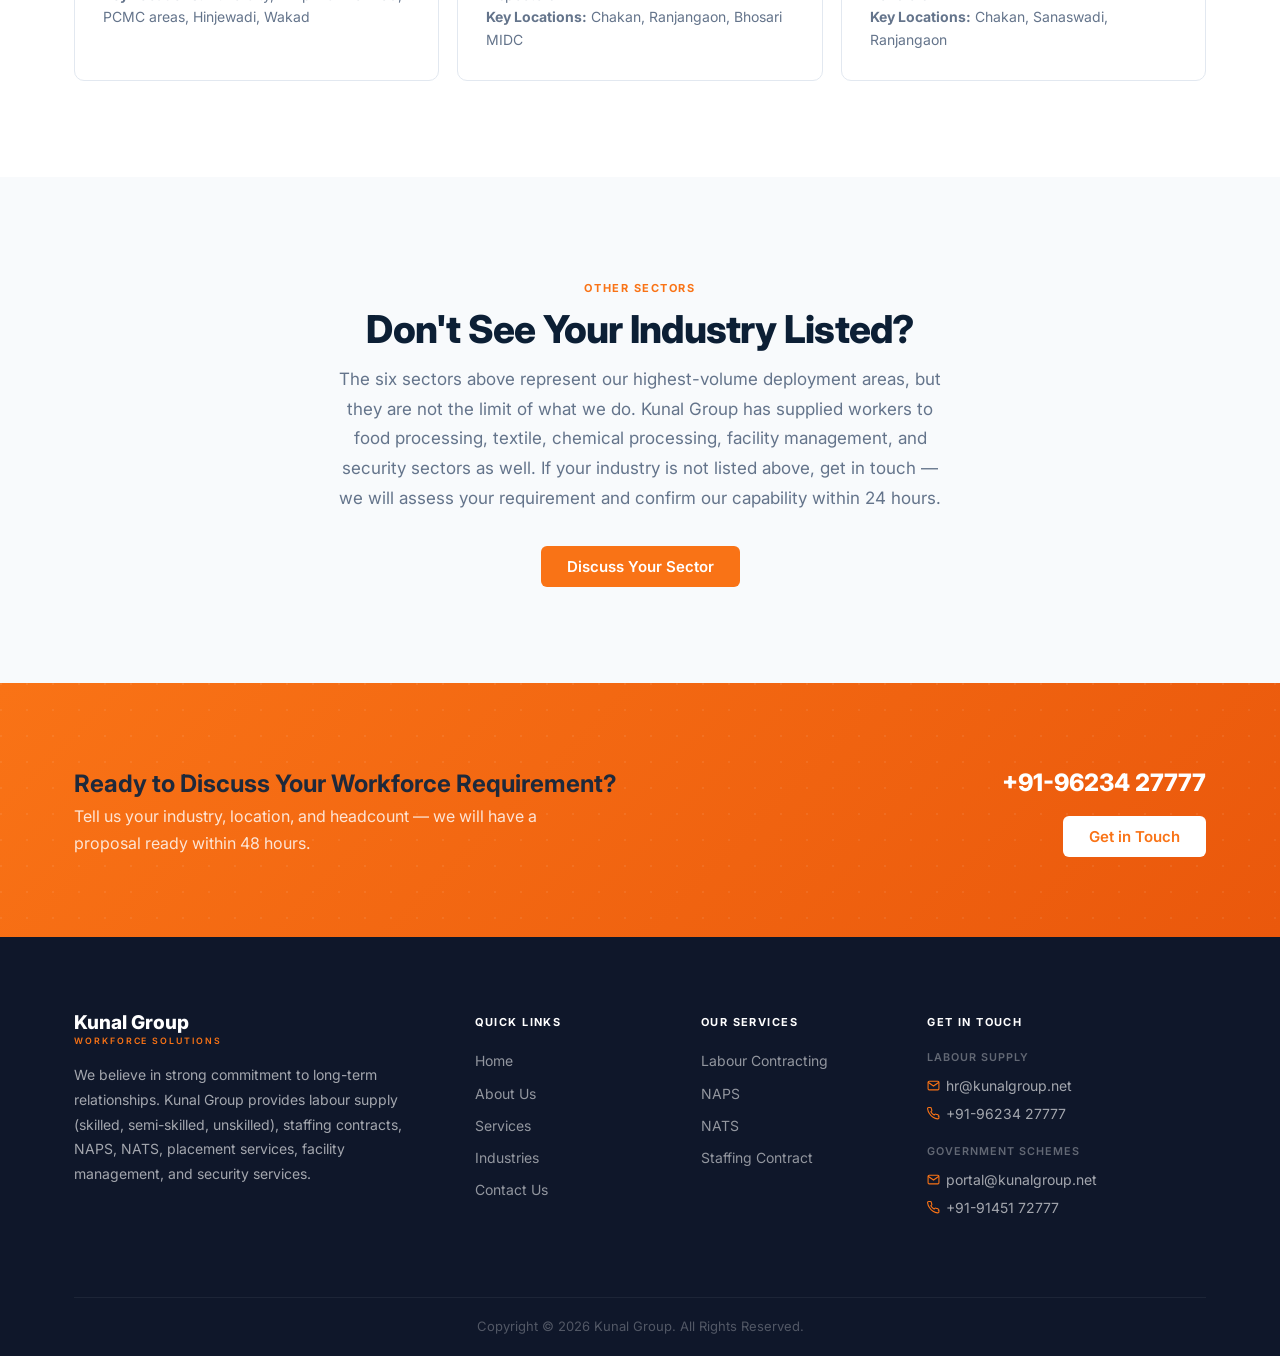
<file: industries.html>
<!DOCTYPE html>
<html lang="en">
<head>
  <meta charset="UTF-8">
  <meta name="viewport" content="width=device-width, initial-scale=1.0">
  <title>Industries Served — Automobile, Engineering, Logistics, Construction &amp; More | Kunal Group</title>
  <meta name="description" content="Kunal Group supplies contract workers to Pune's key industries — Automobile, Engineering, Logistics, Construction, Casting &amp; Forging, and Rubber &amp; Plastic sectors.">
  <link rel="preconnect" href="https://fonts.googleapis.com">
  <link rel="preconnect" href="https://fonts.gstatic.com" crossorigin>
  <link href="https://fonts.googleapis.com/css2?family=Inter:wght@400;500;600;700;800&display=swap" rel="stylesheet">
  <link rel="stylesheet" href="css/style.css">
</head>
<body>

<header class="header">
  <div class="topbar">
    <div class="container">
      <div class="topbar-left">
        <a class="topbar-item" href="tel:+919623427777"><svg viewBox="0 0 24 24" fill="none" stroke="currentColor" stroke-width="2"><path d="M22 16.92v3a2 2 0 0 1-2.18 2 19.79 19.79 0 0 1-8.63-3.07A19.5 19.5 0 0 1 4.46 12 19.79 19.79 0 0 1 1.12 3.46 2 2 0 0 1 3.09 1h3a2 2 0 0 1 2 1.72c.127.96.361 1.903.7 2.81a2 2 0 0 1-.45 2.11L7.09 8.91a16 16 0 0 0 6 6l1.27-1.27a2 2 0 0 1 2.11-.45c.907.339 1.85.573 2.81.7A2 2 0 0 1 21 16v.92z"/></svg>+91-96234 27777</a>
        <div class="topbar-divider"></div>
        <span class="topbar-item"><svg viewBox="0 0 24 24" fill="none" stroke="currentColor" stroke-width="2"><path d="M21 10c0 7-9 13-9 13s-9-6-9-13a9 9 0 0 1 18 0z"/><circle cx="12" cy="10" r="3"/></svg>Kohinoor Centre, Office No. 2, Chakan, Pune – 410501</span>
      </div>
      <div class="topbar-right">
        <a class="topbar-item" href="mailto:hr@kunalgroup.net"><svg viewBox="0 0 24 24" fill="none" stroke="currentColor" stroke-width="2"><path d="M4 4h16c1.1 0 2 .9 2 2v12c0 1.1-.9 2-2 2H4c-1.1 0-2-.9-2-2V6c0-1.1.9-2 2-2z"/><polyline points="22,6 12,13 2,6"/></svg>hr@kunalgroup.net</a>
      </div>
    </div>
  </div>
  <nav class="nav">
    <div class="container">
      <a href="index.html" class="logo"><img src="images/logo.png" alt="Kunal Group — Workforce Solutions" style="height:38px;width:auto;display:block;"></a>
      <ul class="nav-list">
        <li><a href="index.html" class="nav-link">Home</a></li>
        <li><a href="about.html" class="nav-link">About Us</a></li>
        <li class="nav-item">
          <a href="services.html" class="nav-link">Services <svg viewBox="0 0 24 24" fill="none" stroke="currentColor" stroke-width="2.5"><polyline points="6 9 12 15 18 9"/></svg></a>
          <div class="dropdown">
            <a href="labour-contracting.html" class="dd-item"><div class="dd-icon"><svg viewBox="0 0 24 24" fill="none" stroke="currentColor" stroke-width="2"><path d="M17 21v-2a4 4 0 0 0-4-4H5a4 4 0 0 0-4 4v2"/><circle cx="9" cy="7" r="4"/><path d="M23 21v-2a4 4 0 0 0-3-3.87"/><path d="M16 3.13a4 4 0 0 1 0 7.75"/></svg></div><div><div class="dd-name">Labour Contracting</div><div class="dd-desc">Skilled, semi-skilled &amp; unskilled workers</div></div></a>
            <a href="naps.html" class="dd-item"><div class="dd-icon"><svg viewBox="0 0 24 24" fill="none" stroke="currentColor" stroke-width="2"><path d="M14 2H6a2 2 0 0 0-2 2v16a2 2 0 0 0 2 2h12a2 2 0 0 0 2-2V8z"/><polyline points="14 2 14 8 20 8"/><line x1="16" y1="13" x2="8" y2="13"/><line x1="16" y1="17" x2="8" y2="17"/></svg></div><div><div class="dd-name">NAPS</div><div class="dd-desc">National Apprenticeship Promotion Scheme</div></div></a>
            <a href="nats.html" class="dd-item"><div class="dd-icon"><svg viewBox="0 0 24 24" fill="none" stroke="currentColor" stroke-width="2"><path d="M22 10v6M2 10l10-5 10 5-10 5z"/><path d="M6 12v5c3 3 9 3 12 0v-5"/></svg></div><div><div class="dd-name">NATS</div><div class="dd-desc">National Apprenticeship Training Scheme</div></div></a>
            <a href="staffing-contract.html" class="dd-item"><div class="dd-icon"><svg viewBox="0 0 24 24" fill="none" stroke="currentColor" stroke-width="2"><rect x="2" y="7" width="20" height="14" rx="2"/><path d="M16 21V5a2 2 0 0 0-2-2h-4a2 2 0 0 0-2 2v16"/></svg></div><div><div class="dd-name">Staffing Contract</div><div class="dd-desc">Flexible, fully-managed contract workforce</div></div></a>
          </div>
        </li>
        <li><a href="industries.html" class="nav-link active">Industries</a></li>
        <li><a href="contact.html" class="nav-link">Contact</a></li>
      </ul>
      <a href="contact.html" class="btn btn-primary nav-cta">Book a Free Call</a>
      <button class="hamburger" aria-label="Menu"><span></span><span></span><span></span></button>
    </div>
  </nav>
</header>

<main>

  <!-- Page Hero -->
  <section class="page-hero" style="background: linear-gradient(135deg, rgba(12,31,53,0.93) 0%, rgba(26,58,96,0.89) 100%), url('https://images.unsplash.com/photo-1741176508062-a79aa6b48bdc?auto=format&fit=crop&w=1400&q=80') center/cover no-repeat;">
    <div class="container">
      <nav class="breadcrumb" aria-label="Breadcrumb">
        <a href="index.html">Home</a>
        <span>›</span>
        <span>Industries</span>
      </nav>
      <h1 class="page-hero-title fade-up">Industries We Serve</h1>
      <p class="page-hero-sub fade-up delay-1">Sector-Specific Workforce Expertise Across Pune's Industrial Corridors</p>
    </div>
  </section>

  <!-- Industries Overview -->
  <section class="section">
    <div class="container">
      <div class="section-hd--center fade-up">
        <span class="section-label">Sector Expertise</span>
        <h2 class="section-title">Two Decades of On-Ground Industry Knowledge</h2>
        <p class="section-sub">Kunal Group has been operating in Pune's industrial belt for over 20 years. Our understanding of sector-specific workforce requirements — the right skills, the right certifications, the right physical profile — means we do not supply generic workers. We supply workers who are ready to be productive in your specific environment from day one. Below are the six primary sectors we serve.</p>
      </div>

      <div class="ind-grid fade-up delay-1">

        <!-- Automobile & Allied -->
        <div class="ind-card">
          <div class="ind-icon">
            <svg viewBox="0 0 24 24" fill="none" stroke="currentColor" stroke-width="2"><path d="M5 17H3a2 2 0 0 1-2-2V5a2 2 0 0 1 2-2h11l5 5v9a2 2 0 0 1-2 2h-2"/><circle cx="8.5" cy="17.5" r="2.5"/><circle cx="17.5" cy="17.5" r="2.5"/></svg>
          </div>
          <div class="ind-name">Automobile &amp; Allied</div>
          <div class="ind-desc">
            <p>Pune is India's automobile capital, and Kunal Group has been supplying workers to OEMs and Tier 1/2 suppliers in Chakan, Talegaon, and Khed SEZ for over two decades. We understand the precision, quality consciousness, and production pace that auto sector clients demand.</p>
            <p><strong>Typical Roles:</strong> Assembly Operators, MIG/TIG Welders, QC Inspectors, Material Handlers, Forklift Operators, Press Shop Workers, Paint Shop Helpers</p>
            <p><strong>Key Locations:</strong> Chakan MIDC, Talegaon MIDC, Khed SEZ, Ranjangaon</p>
          </div>
        </div>

        <!-- Engineering & Project -->
        <div class="ind-card">
          <div class="ind-icon">
            <svg viewBox="0 0 24 24" fill="none" stroke="currentColor" stroke-width="2"><path d="M14.7 6.3a1 1 0 0 0 0 1.4l1.6 1.6a1 1 0 0 0 1.4 0l3.77-3.77a6 6 0 0 1-7.94 7.94l-6.91 6.91a2.12 2.12 0 0 1-3-3l6.91-6.91a6 6 0 0 1 7.94-7.94l-3.76 3.76z"/></svg>
          </div>
          <div class="ind-name">Engineering &amp; Projects</div>
          <div class="ind-desc">
            <p>From heavy fabrication yards to precision machine shops, Kunal Group supplies skilled and semi-skilled workers to engineering establishments across Pune's MIDC corridors. Our worker pool includes tradesmen with ITI and NCVT certifications in relevant trades.</p>
            <p><strong>Typical Roles:</strong> Fitters, Machinists, Electricians, Fabricators, Riggers, Structural Welders, NDT Technicians, Site Supervisors</p>
            <p><strong>Key Locations:</strong> Bhosari MIDC, Chakan MIDC, Pimpri-Chinchwad, Project Sites</p>
          </div>
        </div>

        <!-- Logistics & Warehousing -->
        <div class="ind-card">
          <div class="ind-icon">
            <svg viewBox="0 0 24 24" fill="none" stroke="currentColor" stroke-width="2"><path d="M1 3h15v13H1z"/><path d="M16 8h4l3 3v5h-7V8z"/><circle cx="5.5" cy="18.5" r="2.5"/><circle cx="18.5" cy="18.5" r="2.5"/></svg>
          </div>
          <div class="ind-name">Logistics &amp; Warehousing</div>
          <div class="ind-desc">
            <p>The rapid growth of e-commerce and organised retail distribution in Pune has created significant demand for warehouse and logistics workers. Kunal Group provides dependable, scalable workers for distribution centres and fulfilment operations — including seasonal scale-up during peak demand periods.</p>
            <p><strong>Typical Roles:</strong> Material Handlers, Loaders, Pickers, Packers, Forklift Operators, Inventory Staff, Security Personnel</p>
            <p><strong>Key Locations:</strong> Pune Logistics Corridors, Ranjangaon, Chakan, Sanaswadi</p>
          </div>
        </div>

        <!-- Construction -->
        <div class="ind-card">
          <div class="ind-icon">
            <svg viewBox="0 0 24 24" fill="none" stroke="currentColor" stroke-width="2"><path d="M3 9l9-7 9 7v11a2 2 0 0 1-2 2H5a2 2 0 0 1-2-2z"/><polyline points="9 22 9 12 15 12 15 22"/></svg>
          </div>
          <div class="ind-name">Construction</div>
          <div class="ind-desc">
            <p>Pune's ongoing infrastructure development — residential, commercial, and industrial — requires large numbers of skilled and unskilled construction workers. Kunal Group supplies verified workers with experience in specific construction trades, reducing the risk of engaging unverified daily labour.</p>
            <p><strong>Typical Roles:</strong> General Labour, Masons, Bar Benders, Shuttering Carpenters, Tile Workers, Plasterers, Site Supervisors</p>
            <p><strong>Key Locations:</strong> Pune City, Pimpri-Chinchwad, PCMC areas, Hinjewadi, Wakad</p>
          </div>
        </div>

        <!-- Casting & Forging -->
        <div class="ind-card">
          <div class="ind-icon">
            <svg viewBox="0 0 24 24" fill="none" stroke="currentColor" stroke-width="2"><path d="M12 2L2 7l10 5 10-5-10-5z"/><path d="M2 17l10 5 10-5"/><path d="M2 12l10 5 10-5"/></svg>
          </div>
          <div class="ind-name">Casting &amp; Forging</div>
          <div class="ind-desc">
            <p>Pune's casting and forging cluster — particularly around Chakan, Ranjangaon, and Bhosari — supplies critical components to the auto sector. Foundry and forging operations require workers familiar with high-temperature environments, heavy material handling, and specific process disciplines.</p>
            <p><strong>Typical Roles:</strong> Foundry Helpers, Die Casting Operators, Heat Treatment Workers, Fettling Operators, Shot Blasting Operators, QC Inspectors</p>
            <p><strong>Key Locations:</strong> Chakan, Ranjangaon, Bhosari MIDC</p>
          </div>
        </div>

        <!-- Rubber & Plastic -->
        <div class="ind-card">
          <div class="ind-icon">
            <svg viewBox="0 0 24 24" fill="none" stroke="currentColor" stroke-width="2"><circle cx="12" cy="12" r="10"/><path d="M8.56 2.75c4.37 6.03 6.02 9.42 8.03 17.72m2.54-15.38c-3.72 4.35-8.94 5.66-16.88 5.85m19.5 1.9c-3.5-.93-6.63-.82-8.94 0-2.58.92-5.01 2.86-7.44 6.32"/></svg>
          </div>
          <div class="ind-name">Rubber &amp; Plastic</div>
          <div class="ind-desc">
            <p>The polymer manufacturing sector in Pune — centred around Chakan and Sanaswadi — serves the automotive, packaging, and consumer goods industries. Workers in this sector require familiarity with moulding processes, production line disciplines, and basic quality control procedures.</p>
            <p><strong>Typical Roles:</strong> Injection Moulding Operators, Extrusion Line Workers, Finishing Helpers, Trimming Operators, QC Staff, Material Handlers</p>
            <p><strong>Key Locations:</strong> Chakan, Sanaswadi, Ranjangaon</p>
          </div>
        </div>

      </div>
    </div>
  </section>

  <!-- Don't see your industry -->
  <section class="section section--alt">
    <div class="container">
      <div class="section-hd--center fade-up">
        <span class="section-label">Other Sectors</span>
        <h2 class="section-title">Don't See Your Industry Listed?</h2>
        <p class="section-sub">The six sectors above represent our highest-volume deployment areas, but they are not the limit of what we do. Kunal Group has supplied workers to food processing, textile, chemical processing, facility management, and security sectors as well. If your industry is not listed above, get in touch — we will assess your requirement and confirm our capability within 24 hours.</p>
        <div style="margin-top:2rem;">
          <a href="contact.html" class="btn btn-primary">Discuss Your Sector</a>
        </div>
      </div>
    </div>
  </section>

  <!-- CTA Band -->
  <section class="cta-band">
    <div class="container">
      <div class="cta-band-text">
        <h2>Ready to Discuss Your Workforce Requirement?</h2>
        <p>Tell us your industry, location, and headcount — we will have a proposal ready within 48 hours.</p>
      </div>
      <div class="cta-band-right">
        <a href="tel:+919623427777" class="cta-big-phone">+91-96234 27777</a>
        <a href="contact.html" class="btn btn-white">Get in Touch</a>
      </div>
    </div>
  </section>

</main>

<footer class="footer">
  <div class="container">
    <div class="footer-grid">
      <div>
        <div class="footer-brand-name">Kunal Group</div>
        <span class="footer-brand-tag">Workforce Solutions</span>
        <p class="footer-about">We believe in strong commitment to long-term relationships. Kunal Group provides labour supply (skilled, semi-skilled, unskilled), staffing contracts, NAPS, NATS, placement services, facility management, and security services.</p>
      </div>
      <div>
        <div class="footer-heading">Quick Links</div>
        <ul class="footer-links">
          <li><a href="index.html" class="footer-lnk">Home</a></li>
          <li><a href="about.html" class="footer-lnk">About Us</a></li>
          <li><a href="services.html" class="footer-lnk">Services</a></li>
          <li><a href="industries.html" class="footer-lnk">Industries</a></li>
          <li><a href="contact.html" class="footer-lnk">Contact Us</a></li>
        </ul>
      </div>
      <div>
        <div class="footer-heading">Our Services</div>
        <ul class="footer-links">
          <li><a href="labour-contracting.html" class="footer-lnk">Labour Contracting</a></li>
          <li><a href="naps.html" class="footer-lnk">NAPS</a></li>
          <li><a href="nats.html" class="footer-lnk">NATS</a></li>
          <li><a href="staffing-contract.html" class="footer-lnk">Staffing Contract</a></li>
        </ul>
      </div>
      <div>
        <div class="footer-heading">Get In Touch</div>
        <div class="footer-contact-block">
          <div class="footer-contact-lbl">Labour Supply</div>
          <a href="mailto:hr@kunalgroup.net" class="footer-contact-row"><svg viewBox="0 0 24 24" fill="none" stroke="currentColor" stroke-width="2"><path d="M4 4h16c1.1 0 2 .9 2 2v12c0 1.1-.9 2-2 2H4c-1.1 0-2-.9-2-2V6c0-1.1.9-2 2-2z"/><polyline points="22,6 12,13 2,6"/></svg>hr@kunalgroup.net</a>
          <a href="tel:+919623427777" class="footer-contact-row"><svg viewBox="0 0 24 24" fill="none" stroke="currentColor" stroke-width="2"><path d="M22 16.92v3a2 2 0 0 1-2.18 2 19.79 19.79 0 0 1-8.63-3.07A19.5 19.5 0 0 1 4.46 12 19.79 19.79 0 0 1 1.12 3.46 2 2 0 0 1 3.09 1h3a2 2 0 0 1 2 1.72c.127.96.361 1.903.7 2.81a2 2 0 0 1-.45 2.11L7.09 8.91a16 16 0 0 0 6 6l1.27-1.27a2 2 0 0 1 2.11-.45c.907.339 1.85.573 2.81.7A2 2 0 0 1 21 16v.92z"/></svg>+91-96234 27777</a>
        </div>
        <div class="footer-contact-block">
          <div class="footer-contact-lbl">Government Schemes</div>
          <a href="mailto:portal@kunalgroup.net" class="footer-contact-row"><svg viewBox="0 0 24 24" fill="none" stroke="currentColor" stroke-width="2"><path d="M4 4h16c1.1 0 2 .9 2 2v12c0 1.1-.9 2-2 2H4c-1.1 0-2-.9-2-2V6c0-1.1.9-2 2-2z"/><polyline points="22,6 12,13 2,6"/></svg>portal@kunalgroup.net</a>
          <a href="tel:+919145172777" class="footer-contact-row"><svg viewBox="0 0 24 24" fill="none" stroke="currentColor" stroke-width="2"><path d="M22 16.92v3a2 2 0 0 1-2.18 2 19.79 19.79 0 0 1-8.63-3.07A19.5 19.5 0 0 1 4.46 12 19.79 19.79 0 0 1 1.12 3.46 2 2 0 0 1 3.09 1h3a2 2 0 0 1 2 1.72c.127.96.361 1.903.7 2.81a2 2 0 0 1-.45 2.11L7.09 8.91a16 16 0 0 0 6 6l1.27-1.27a2 2 0 0 1 2.11-.45c.907.339 1.85.573 2.81.7A2 2 0 0 1 21 16v.92z"/></svg>+91-91451 72777</a>
        </div>
      </div>
    </div>
  </div>
  <div class="footer-bottom"><p>Copyright &copy; 2026 Kunal Group. All Rights Reserved.</p></div>
</footer>
<script src="js/main.js"></script>
</body>
</html>
</file>
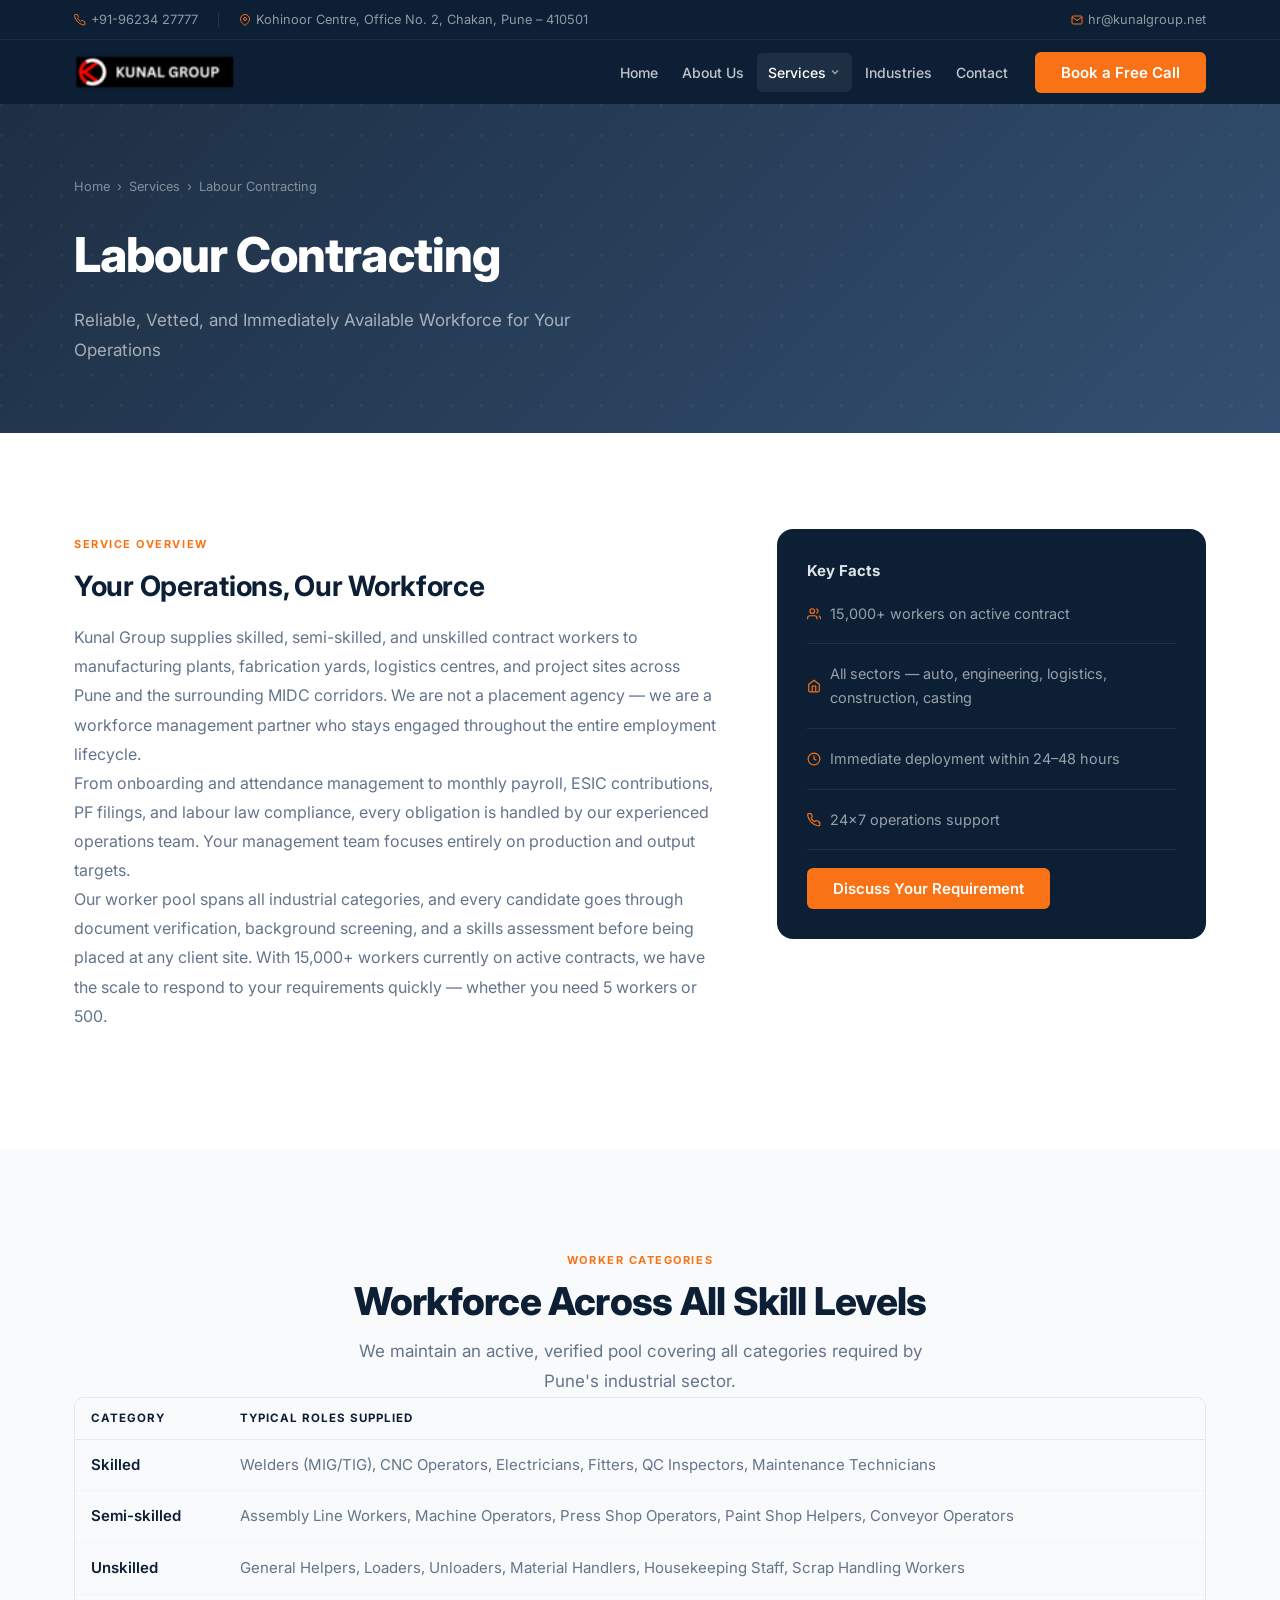
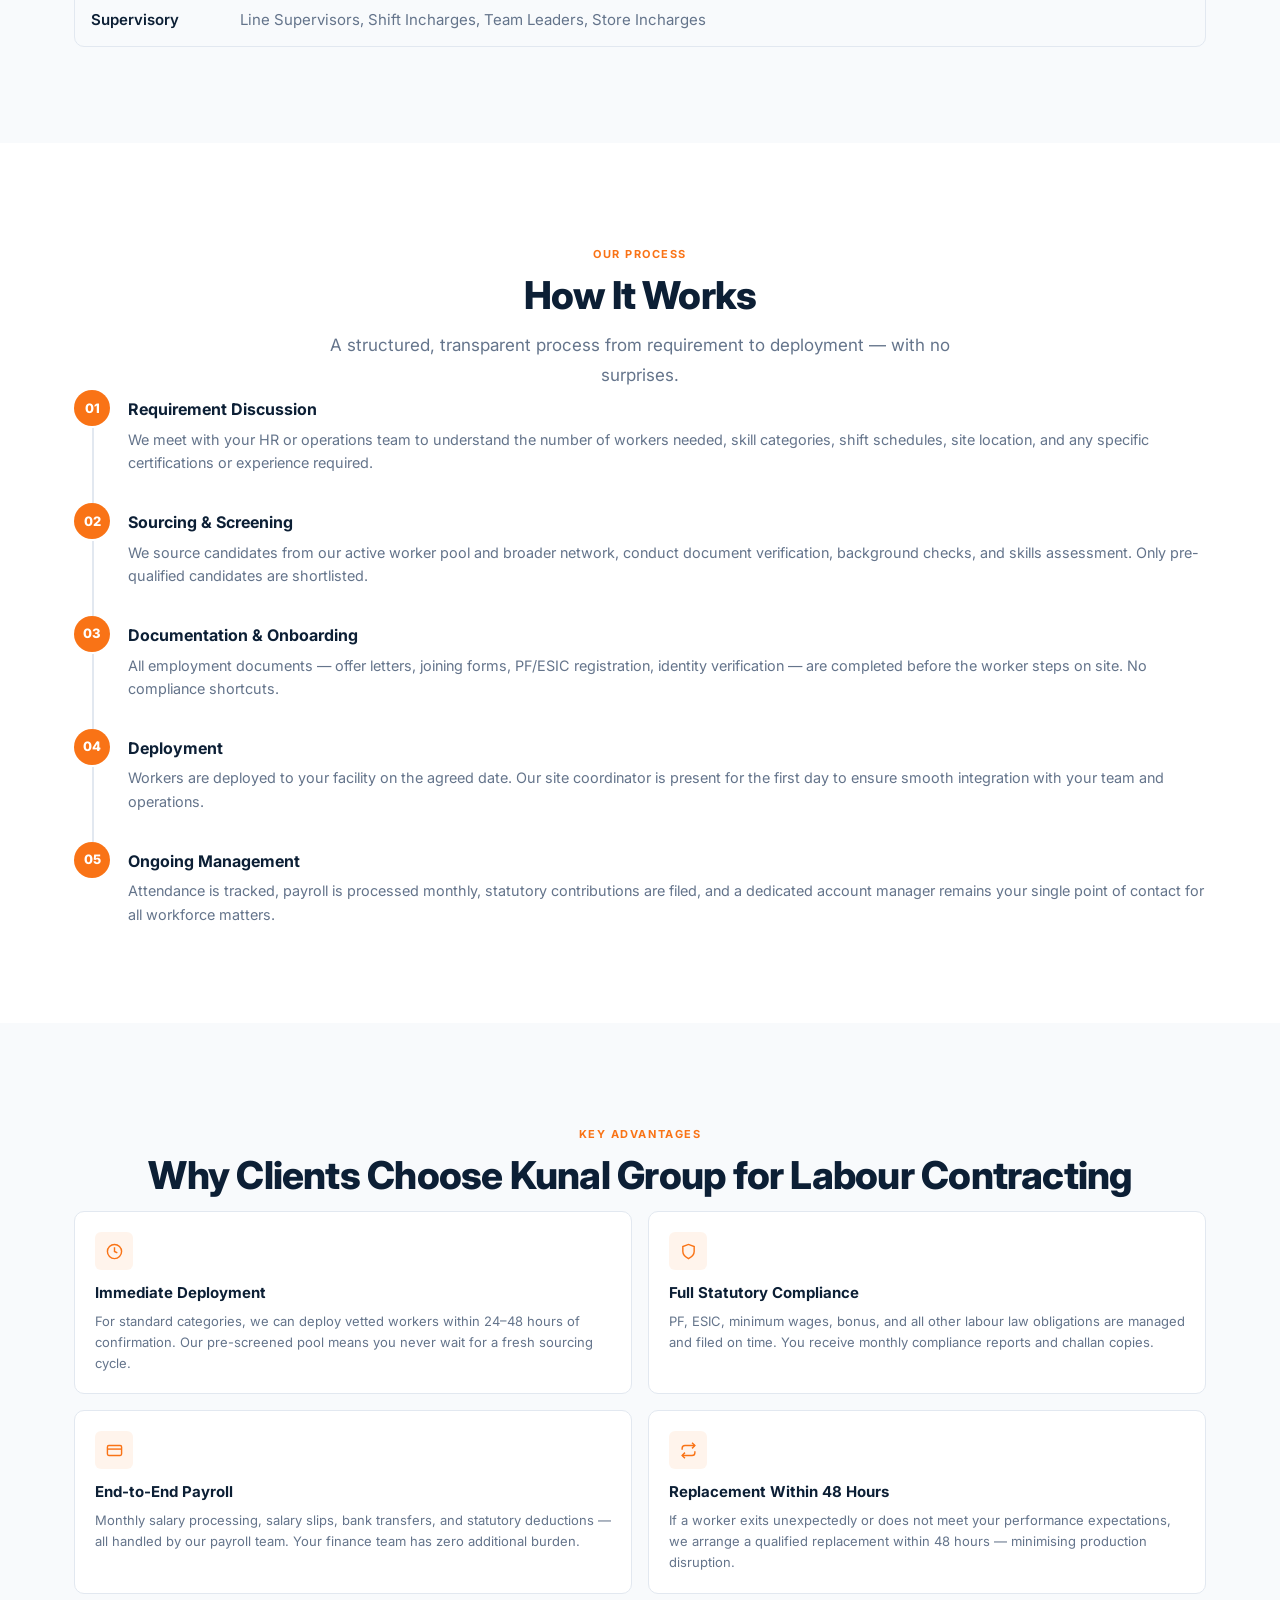
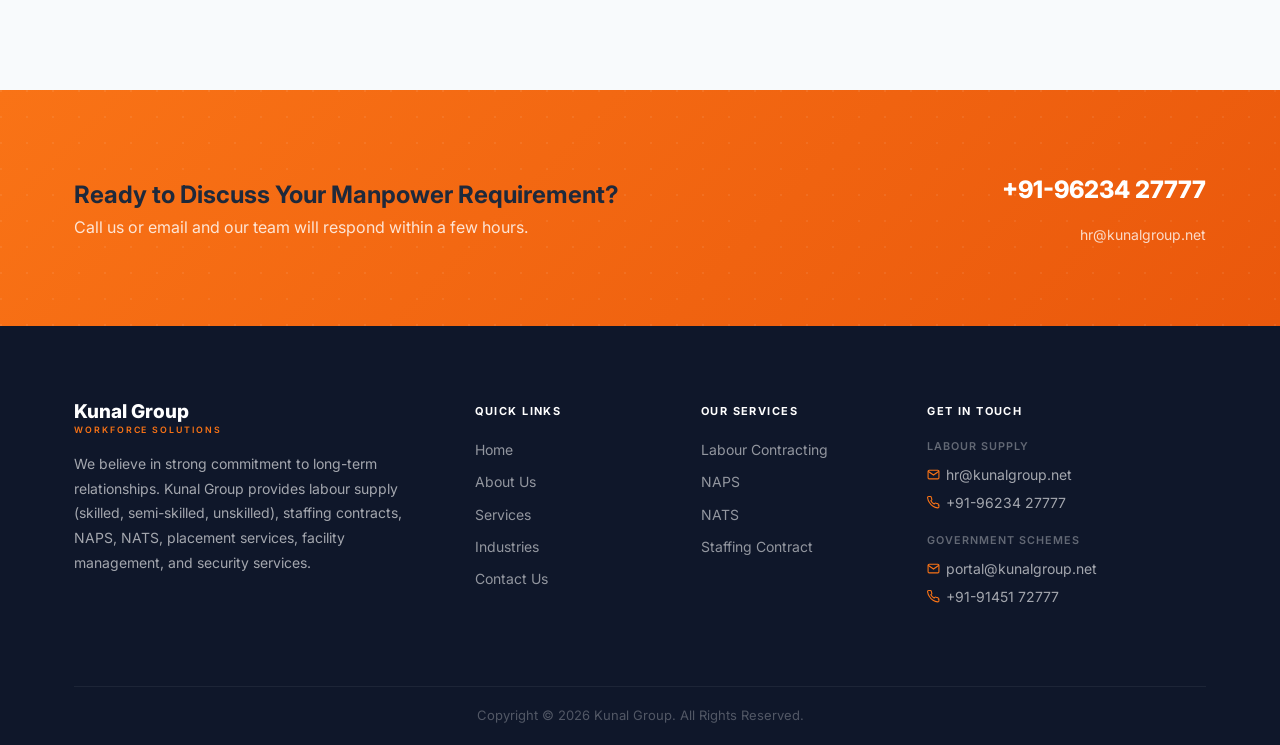
<file: labour-contracting.html>
<!DOCTYPE html>
<html lang="en">
<head>
  <meta charset="UTF-8">
  <meta name="viewport" content="width=device-width, initial-scale=1.0">
  <title>Labour Contracting Services in Pune — Skilled, Semi-skilled &amp; Unskilled Workers | Kunal Group</title>
  <meta name="description" content="Kunal Group supplies skilled, semi-skilled, and unskilled contract workers to Pune's manufacturing plants with full ESIC, PF, and labour law compliance management.">
  <link rel="preconnect" href="https://fonts.googleapis.com">
  <link rel="preconnect" href="https://fonts.gstatic.com" crossorigin>
  <link href="https://fonts.googleapis.com/css2?family=Inter:wght@400;500;600;700;800&display=swap" rel="stylesheet">
  <link rel="stylesheet" href="css/style.css">
</head>
<body>

<header class="header">
  <div class="topbar">
    <div class="container">
      <div class="topbar-left">
        <a class="topbar-item" href="tel:+919623427777"><svg viewBox="0 0 24 24" fill="none" stroke="currentColor" stroke-width="2"><path d="M22 16.92v3a2 2 0 0 1-2.18 2 19.79 19.79 0 0 1-8.63-3.07A19.5 19.5 0 0 1 4.46 12 19.79 19.79 0 0 1 1.12 3.46 2 2 0 0 1 3.09 1h3a2 2 0 0 1 2 1.72c.127.96.361 1.903.7 2.81a2 2 0 0 1-.45 2.11L7.09 8.91a16 16 0 0 0 6 6l1.27-1.27a2 2 0 0 1 2.11-.45c.907.339 1.85.573 2.81.7A2 2 0 0 1 21 16v.92z"/></svg>+91-96234 27777</a>
        <div class="topbar-divider"></div>
        <span class="topbar-item"><svg viewBox="0 0 24 24" fill="none" stroke="currentColor" stroke-width="2"><path d="M21 10c0 7-9 13-9 13s-9-6-9-13a9 9 0 0 1 18 0z"/><circle cx="12" cy="10" r="3"/></svg>Kohinoor Centre, Office No. 2, Chakan, Pune – 410501</span>
      </div>
      <div class="topbar-right">
        <a class="topbar-item" href="mailto:hr@kunalgroup.net"><svg viewBox="0 0 24 24" fill="none" stroke="currentColor" stroke-width="2"><path d="M4 4h16c1.1 0 2 .9 2 2v12c0 1.1-.9 2-2 2H4c-1.1 0-2-.9-2-2V6c0-1.1.9-2 2-2z"/><polyline points="22,6 12,13 2,6"/></svg>hr@kunalgroup.net</a>
      </div>
    </div>
  </div>
  <nav class="nav">
    <div class="container">
      <a href="index.html" class="logo"><img src="images/logo.png" alt="Kunal Group — Workforce Solutions" style="height:38px;width:auto;display:block;"></a>
      <ul class="nav-list">
        <li><a href="index.html" class="nav-link">Home</a></li>
        <li><a href="about.html" class="nav-link">About Us</a></li>
        <li class="nav-item">
          <a href="services.html" class="nav-link active">Services <svg viewBox="0 0 24 24" fill="none" stroke="currentColor" stroke-width="2.5"><polyline points="6 9 12 15 18 9"/></svg></a>
          <div class="dropdown">
            <a href="labour-contracting.html" class="dd-item"><div class="dd-icon"><svg viewBox="0 0 24 24" fill="none" stroke="currentColor" stroke-width="2"><path d="M17 21v-2a4 4 0 0 0-4-4H5a4 4 0 0 0-4 4v2"/><circle cx="9" cy="7" r="4"/><path d="M23 21v-2a4 4 0 0 0-3-3.87"/><path d="M16 3.13a4 4 0 0 1 0 7.75"/></svg></div><div><div class="dd-name">Labour Contracting</div><div class="dd-desc">Skilled, semi-skilled &amp; unskilled workers</div></div></a>
            <a href="naps.html" class="dd-item"><div class="dd-icon"><svg viewBox="0 0 24 24" fill="none" stroke="currentColor" stroke-width="2"><path d="M14 2H6a2 2 0 0 0-2 2v16a2 2 0 0 0 2 2h12a2 2 0 0 0 2-2V8z"/><polyline points="14 2 14 8 20 8"/><line x1="16" y1="13" x2="8" y2="13"/><line x1="16" y1="17" x2="8" y2="17"/></svg></div><div><div class="dd-name">NAPS</div><div class="dd-desc">National Apprenticeship Promotion Scheme</div></div></a>
            <a href="nats.html" class="dd-item"><div class="dd-icon"><svg viewBox="0 0 24 24" fill="none" stroke="currentColor" stroke-width="2"><path d="M22 10v6M2 10l10-5 10 5-10 5z"/><path d="M6 12v5c3 3 9 3 12 0v-5"/></svg></div><div><div class="dd-name">NATS</div><div class="dd-desc">National Apprenticeship Training Scheme</div></div></a>
            <a href="staffing-contract.html" class="dd-item"><div class="dd-icon"><svg viewBox="0 0 24 24" fill="none" stroke="currentColor" stroke-width="2"><rect x="2" y="7" width="20" height="14" rx="2"/><path d="M16 21V5a2 2 0 0 0-2-2h-4a2 2 0 0 0-2 2v16"/></svg></div><div><div class="dd-name">Staffing Contract</div><div class="dd-desc">Flexible, fully-managed contract workforce</div></div></a>
          </div>
        </li>
        <li><a href="industries.html" class="nav-link">Industries</a></li>
        <li><a href="contact.html" class="nav-link">Contact</a></li>
      </ul>
      <a href="contact.html" class="btn btn-primary nav-cta">Book a Free Call</a>
      <button class="hamburger" aria-label="Menu"><span></span><span></span><span></span></button>
    </div>
  </nav>
</header>

<main>

  <!-- Page Hero -->
  <section class="page-hero" style="background: linear-gradient(135deg, rgba(12,31,53,0.93) 0%, rgba(26,58,96,0.89) 100%), url('https://images.unsplash.com/photo-1741176508062-a79aa6b48bdc?auto=format&fit=crop&w=1400&q=80') center/cover no-repeat;">
    <div class="container">
      <nav class="breadcrumb" aria-label="Breadcrumb">
        <a href="index.html">Home</a>
        <span>›</span>
        <a href="services.html">Services</a>
        <span>›</span>
        <span>Labour Contracting</span>
      </nav>
      <h1 class="page-hero-title fade-up">Labour Contracting</h1>
      <p class="page-hero-sub fade-up delay-1">Reliable, Vetted, and Immediately Available Workforce for Your Operations</p>
    </div>
  </section>

  <!-- Overview -->
  <section class="section">
    <div class="container">
      <div class="two-col two-col--3-2">
        <div class="fade-up">
          <span class="section-label">Service Overview</span>
          <h2 class="content-h2">Your Operations, Our Workforce</h2>
          <div class="content-body">
            <p>Kunal Group supplies skilled, semi-skilled, and unskilled contract workers to manufacturing plants, fabrication yards, logistics centres, and project sites across Pune and the surrounding MIDC corridors. We are not a placement agency — we are a workforce management partner who stays engaged throughout the entire employment lifecycle.</p>
            <p>From onboarding and attendance management to monthly payroll, ESIC contributions, PF filings, and labour law compliance, every obligation is handled by our experienced operations team. Your management team focuses entirely on production and output targets.</p>
            <p>Our worker pool spans all industrial categories, and every candidate goes through document verification, background screening, and a skills assessment before being placed at any client site. With 15,000+ workers currently on active contracts, we have the scale to respond to your requirements quickly — whether you need 5 workers or 500.</p>
          </div>
        </div>
        <div class="fade-up delay-2">
          <div class="dark-card">
            <div class="dark-card-title">Key Facts</div>
            <div class="dark-card-row">
              <svg viewBox="0 0 24 24" fill="none" stroke="currentColor" stroke-width="2"><path d="M17 21v-2a4 4 0 0 0-4-4H5a4 4 0 0 0-4 4v2"/><circle cx="9" cy="7" r="4"/><path d="M23 21v-2a4 4 0 0 0-3-3.87"/><path d="M16 3.13a4 4 0 0 1 0 7.75"/></svg>
              <span>15,000+ workers on active contract</span>
            </div>
            <div class="dark-card-div"></div>
            <div class="dark-card-row">
              <svg viewBox="0 0 24 24" fill="none" stroke="currentColor" stroke-width="2"><path d="M3 9l9-7 9 7v11a2 2 0 0 1-2 2H5a2 2 0 0 1-2-2z"/><polyline points="9 22 9 12 15 12 15 22"/></svg>
              <span>All sectors — auto, engineering, logistics, construction, casting</span>
            </div>
            <div class="dark-card-div"></div>
            <div class="dark-card-row">
              <svg viewBox="0 0 24 24" fill="none" stroke="currentColor" stroke-width="2"><circle cx="12" cy="12" r="10"/><polyline points="12 6 12 12 16 14"/></svg>
              <span>Immediate deployment within 24–48 hours</span>
            </div>
            <div class="dark-card-div"></div>
            <div class="dark-card-row">
              <svg viewBox="0 0 24 24" fill="none" stroke="currentColor" stroke-width="2"><path d="M22 16.92v3a2 2 0 0 1-2.18 2 19.79 19.79 0 0 1-8.63-3.07A19.5 19.5 0 0 1 4.46 12 19.79 19.79 0 0 1 1.12 3.46 2 2 0 0 1 3.09 1h3a2 2 0 0 1 2 1.72c.127.96.361 1.903.7 2.81a2 2 0 0 1-.45 2.11L7.09 8.91a16 16 0 0 0 6 6l1.27-1.27a2 2 0 0 1 2.11-.45c.907.339 1.85.573 2.81.7A2 2 0 0 1 21 16v.92z"/></svg>
              <span>24×7 operations support</span>
            </div>
            <div class="dark-card-div"></div>
            <div class="dark-card-cta">
              <a href="contact.html" class="btn btn-primary">Discuss Your Requirement</a>
            </div>
          </div>
        </div>
      </div>
    </div>
  </section>

  <!-- Worker Categories -->
  <section class="section section--alt">
    <div class="container">
      <div class="section-hd--center fade-up">
        <span class="section-label">Worker Categories</span>
        <h2 class="section-title">Workforce Across All Skill Levels</h2>
        <p class="section-sub">We maintain an active, verified pool covering all categories required by Pune's industrial sector.</p>
      </div>
      <div class="tbl-wrap fade-up delay-1">
        <table class="data-tbl">
          <thead>
            <tr>
              <th>Category</th>
              <th>Typical Roles Supplied</th>
            </tr>
          </thead>
          <tbody>
            <tr>
              <td><strong>Skilled</strong></td>
              <td>Welders (MIG/TIG), CNC Operators, Electricians, Fitters, QC Inspectors, Maintenance Technicians</td>
            </tr>
            <tr>
              <td><strong>Semi-skilled</strong></td>
              <td>Assembly Line Workers, Machine Operators, Press Shop Operators, Paint Shop Helpers, Conveyor Operators</td>
            </tr>
            <tr>
              <td><strong>Unskilled</strong></td>
              <td>General Helpers, Loaders, Unloaders, Material Handlers, Housekeeping Staff, Scrap Handling Workers</td>
            </tr>
            <tr>
              <td><strong>Supervisory</strong></td>
              <td>Line Supervisors, Shift Incharges, Team Leaders, Store Incharges</td>
            </tr>
          </tbody>
        </table>
      </div>
    </div>
  </section>

  <!-- How It Works -->
  <section class="section">
    <div class="container">
      <div class="section-hd--center fade-up">
        <span class="section-label">Our Process</span>
        <h2 class="section-title">How It Works</h2>
        <p class="section-sub">A structured, transparent process from requirement to deployment — with no surprises.</p>
      </div>
      <div class="steps fade-up delay-1">

        <div class="step">
          <div class="step-num">01</div>
          <div class="step-line"></div>
          <div class="step-body">
            <div class="step-title">Requirement Discussion</div>
            <div class="step-desc">We meet with your HR or operations team to understand the number of workers needed, skill categories, shift schedules, site location, and any specific certifications or experience required.</div>
          </div>
        </div>

        <div class="step">
          <div class="step-num">02</div>
          <div class="step-line"></div>
          <div class="step-body">
            <div class="step-title">Sourcing &amp; Screening</div>
            <div class="step-desc">We source candidates from our active worker pool and broader network, conduct document verification, background checks, and skills assessment. Only pre-qualified candidates are shortlisted.</div>
          </div>
        </div>

        <div class="step">
          <div class="step-num">03</div>
          <div class="step-line"></div>
          <div class="step-body">
            <div class="step-title">Documentation &amp; Onboarding</div>
            <div class="step-desc">All employment documents — offer letters, joining forms, PF/ESIC registration, identity verification — are completed before the worker steps on site. No compliance shortcuts.</div>
          </div>
        </div>

        <div class="step">
          <div class="step-num">04</div>
          <div class="step-line"></div>
          <div class="step-body">
            <div class="step-title">Deployment</div>
            <div class="step-desc">Workers are deployed to your facility on the agreed date. Our site coordinator is present for the first day to ensure smooth integration with your team and operations.</div>
          </div>
        </div>

        <div class="step">
          <div class="step-num">05</div>
          <div class="step-line"></div>
          <div class="step-body">
            <div class="step-title">Ongoing Management</div>
            <div class="step-desc">Attendance is tracked, payroll is processed monthly, statutory contributions are filed, and a dedicated account manager remains your single point of contact for all workforce matters.</div>
          </div>
        </div>

      </div>
    </div>
  </section>

  <!-- Key Advantages -->
  <section class="section section--alt">
    <div class="container">
      <div class="section-hd--center fade-up">
        <span class="section-label">Key Advantages</span>
        <h2 class="section-title">Why Clients Choose Kunal Group for Labour Contracting</h2>
      </div>
      <div class="benefit-grid fade-up delay-1">

        <div class="benefit-item">
          <div class="benefit-icon">
            <svg viewBox="0 0 24 24" fill="none" stroke="currentColor" stroke-width="2"><circle cx="12" cy="12" r="10"/><polyline points="12 6 12 12 16 14"/></svg>
          </div>
          <div class="benefit-title">Immediate Deployment</div>
          <div class="benefit-desc">For standard categories, we can deploy vetted workers within 24–48 hours of confirmation. Our pre-screened pool means you never wait for a fresh sourcing cycle.</div>
        </div>

        <div class="benefit-item">
          <div class="benefit-icon">
            <svg viewBox="0 0 24 24" fill="none" stroke="currentColor" stroke-width="2"><path d="M12 22s8-4 8-10V5l-8-3-8 3v7c0 6 8 10 8 10z"/></svg>
          </div>
          <div class="benefit-title">Full Statutory Compliance</div>
          <div class="benefit-desc">PF, ESIC, minimum wages, bonus, and all other labour law obligations are managed and filed on time. You receive monthly compliance reports and challan copies.</div>
        </div>

        <div class="benefit-item">
          <div class="benefit-icon">
            <svg viewBox="0 0 24 24" fill="none" stroke="currentColor" stroke-width="2"><rect x="2" y="5" width="20" height="14" rx="2"/><line x1="2" y1="10" x2="22" y2="10"/></svg>
          </div>
          <div class="benefit-title">End-to-End Payroll</div>
          <div class="benefit-desc">Monthly salary processing, salary slips, bank transfers, and statutory deductions — all handled by our payroll team. Your finance team has zero additional burden.</div>
        </div>

        <div class="benefit-item">
          <div class="benefit-icon">
            <svg viewBox="0 0 24 24" fill="none" stroke="currentColor" stroke-width="2"><polyline points="17 1 21 5 17 9"/><path d="M3 11V9a4 4 0 0 1 4-4h14"/><polyline points="7 23 3 19 7 15"/><path d="M21 13v2a4 4 0 0 1-4 4H3"/></svg>
          </div>
          <div class="benefit-title">Replacement Within 48 Hours</div>
          <div class="benefit-desc">If a worker exits unexpectedly or does not meet your performance expectations, we arrange a qualified replacement within 48 hours — minimising production disruption.</div>
        </div>

      </div>
    </div>
  </section>

  <!-- CTA Band -->
  <section class="cta-band">
    <div class="container">
      <div class="cta-band-text">
        <h2>Ready to Discuss Your Manpower Requirement?</h2>
        <p>Call us or email and our team will respond within a few hours.</p>
      </div>
      <div class="cta-band-right">
        <a href="tel:+919623427777" class="cta-big-phone">+91-96234 27777</a>
        <a href="mailto:hr@kunalgroup.net" class="cta-email-link">hr@kunalgroup.net</a>
      </div>
    </div>
  </section>

</main>

<footer class="footer">
  <div class="container">
    <div class="footer-grid">
      <div>
        <div class="footer-brand-name">Kunal Group</div>
        <span class="footer-brand-tag">Workforce Solutions</span>
        <p class="footer-about">We believe in strong commitment to long-term relationships. Kunal Group provides labour supply (skilled, semi-skilled, unskilled), staffing contracts, NAPS, NATS, placement services, facility management, and security services.</p>
      </div>
      <div>
        <div class="footer-heading">Quick Links</div>
        <ul class="footer-links">
          <li><a href="index.html" class="footer-lnk">Home</a></li>
          <li><a href="about.html" class="footer-lnk">About Us</a></li>
          <li><a href="services.html" class="footer-lnk">Services</a></li>
          <li><a href="industries.html" class="footer-lnk">Industries</a></li>
          <li><a href="contact.html" class="footer-lnk">Contact Us</a></li>
        </ul>
      </div>
      <div>
        <div class="footer-heading">Our Services</div>
        <ul class="footer-links">
          <li><a href="labour-contracting.html" class="footer-lnk">Labour Contracting</a></li>
          <li><a href="naps.html" class="footer-lnk">NAPS</a></li>
          <li><a href="nats.html" class="footer-lnk">NATS</a></li>
          <li><a href="staffing-contract.html" class="footer-lnk">Staffing Contract</a></li>
        </ul>
      </div>
      <div>
        <div class="footer-heading">Get In Touch</div>
        <div class="footer-contact-block">
          <div class="footer-contact-lbl">Labour Supply</div>
          <a href="mailto:hr@kunalgroup.net" class="footer-contact-row"><svg viewBox="0 0 24 24" fill="none" stroke="currentColor" stroke-width="2"><path d="M4 4h16c1.1 0 2 .9 2 2v12c0 1.1-.9 2-2 2H4c-1.1 0-2-.9-2-2V6c0-1.1.9-2 2-2z"/><polyline points="22,6 12,13 2,6"/></svg>hr@kunalgroup.net</a>
          <a href="tel:+919623427777" class="footer-contact-row"><svg viewBox="0 0 24 24" fill="none" stroke="currentColor" stroke-width="2"><path d="M22 16.92v3a2 2 0 0 1-2.18 2 19.79 19.79 0 0 1-8.63-3.07A19.5 19.5 0 0 1 4.46 12 19.79 19.79 0 0 1 1.12 3.46 2 2 0 0 1 3.09 1h3a2 2 0 0 1 2 1.72c.127.96.361 1.903.7 2.81a2 2 0 0 1-.45 2.11L7.09 8.91a16 16 0 0 0 6 6l1.27-1.27a2 2 0 0 1 2.11-.45c.907.339 1.85.573 2.81.7A2 2 0 0 1 21 16v.92z"/></svg>+91-96234 27777</a>
        </div>
        <div class="footer-contact-block">
          <div class="footer-contact-lbl">Government Schemes</div>
          <a href="mailto:portal@kunalgroup.net" class="footer-contact-row"><svg viewBox="0 0 24 24" fill="none" stroke="currentColor" stroke-width="2"><path d="M4 4h16c1.1 0 2 .9 2 2v12c0 1.1-.9 2-2 2H4c-1.1 0-2-.9-2-2V6c0-1.1.9-2 2-2z"/><polyline points="22,6 12,13 2,6"/></svg>portal@kunalgroup.net</a>
          <a href="tel:+919145172777" class="footer-contact-row"><svg viewBox="0 0 24 24" fill="none" stroke="currentColor" stroke-width="2"><path d="M22 16.92v3a2 2 0 0 1-2.18 2 19.79 19.79 0 0 1-8.63-3.07A19.5 19.5 0 0 1 4.46 12 19.79 19.79 0 0 1 1.12 3.46 2 2 0 0 1 3.09 1h3a2 2 0 0 1 2 1.72c.127.96.361 1.903.7 2.81a2 2 0 0 1-.45 2.11L7.09 8.91a16 16 0 0 0 6 6l1.27-1.27a2 2 0 0 1 2.11-.45c.907.339 1.85.573 2.81.7A2 2 0 0 1 21 16v.92z"/></svg>+91-91451 72777</a>
        </div>
      </div>
    </div>
  </div>
  <div class="footer-bottom"><p>Copyright &copy; 2026 Kunal Group. All Rights Reserved.</p></div>
</footer>
<script src="js/main.js"></script>
</body>
</html>
</file>
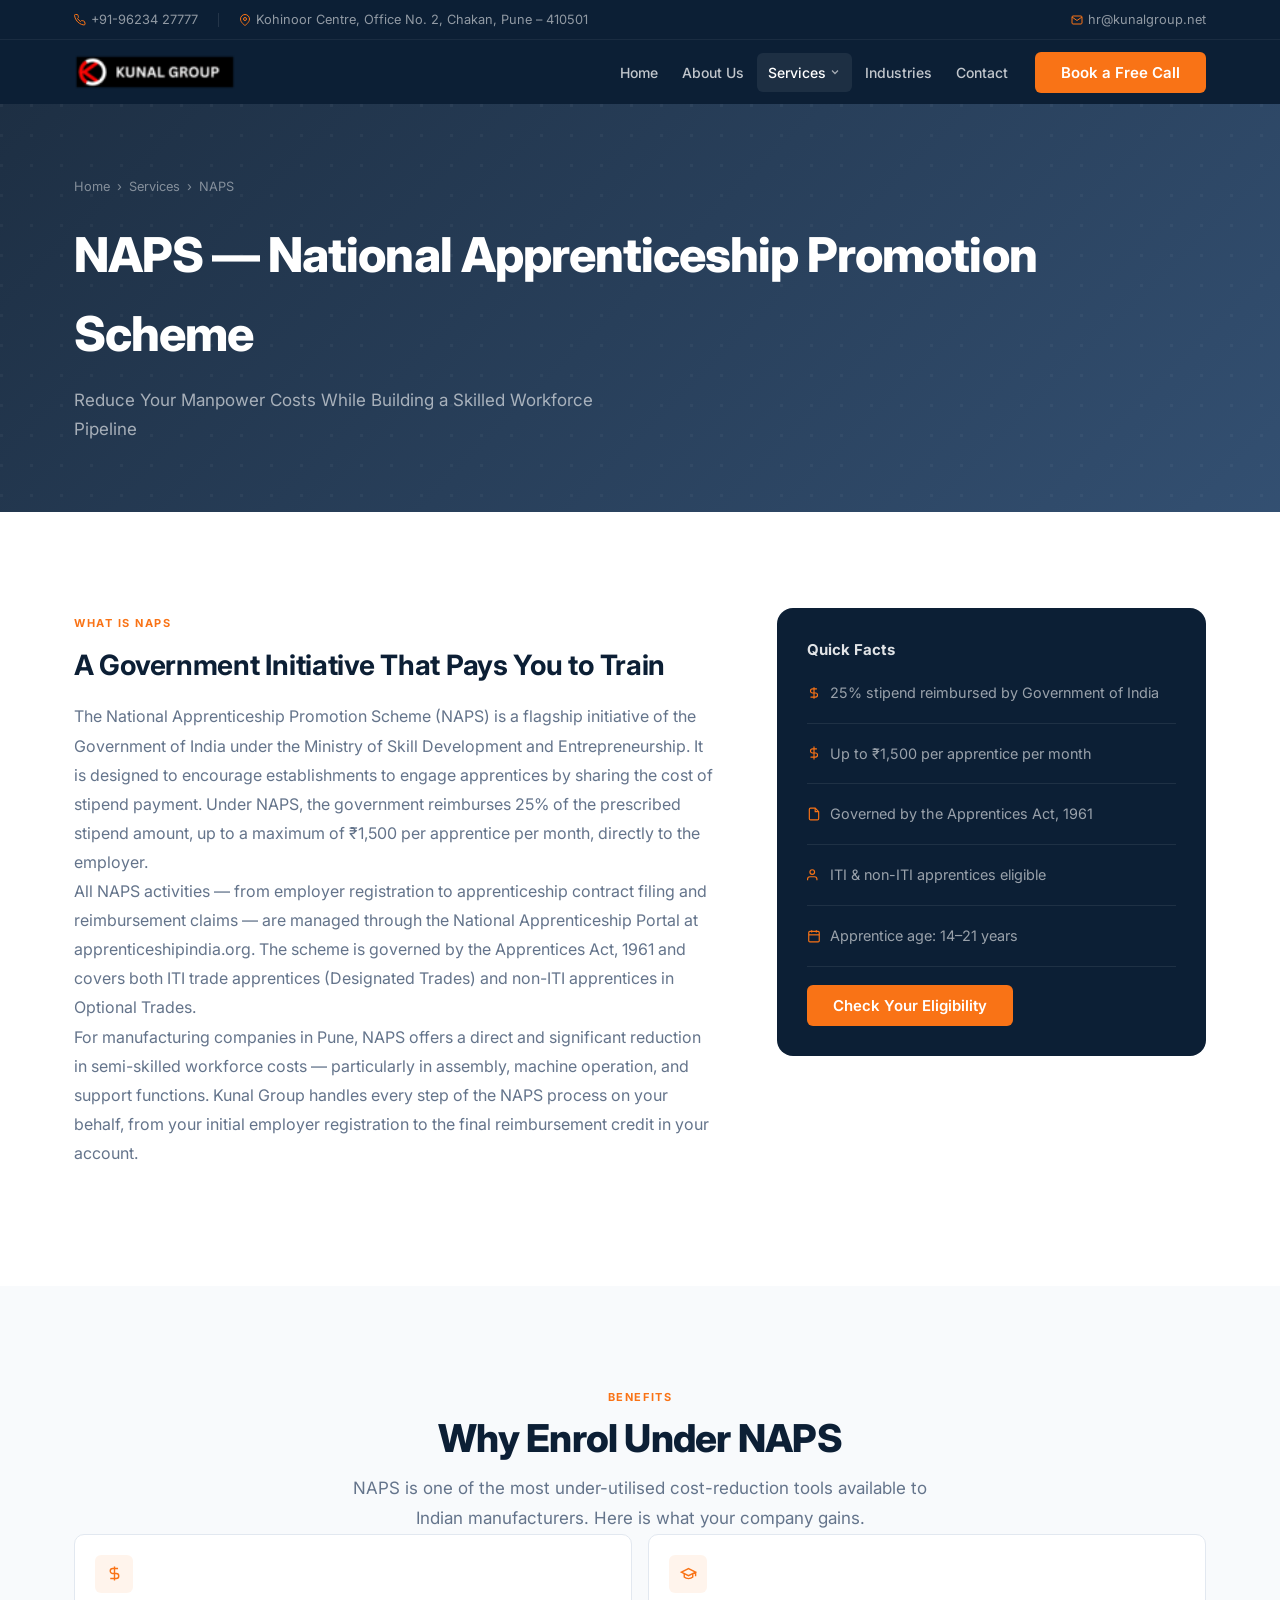
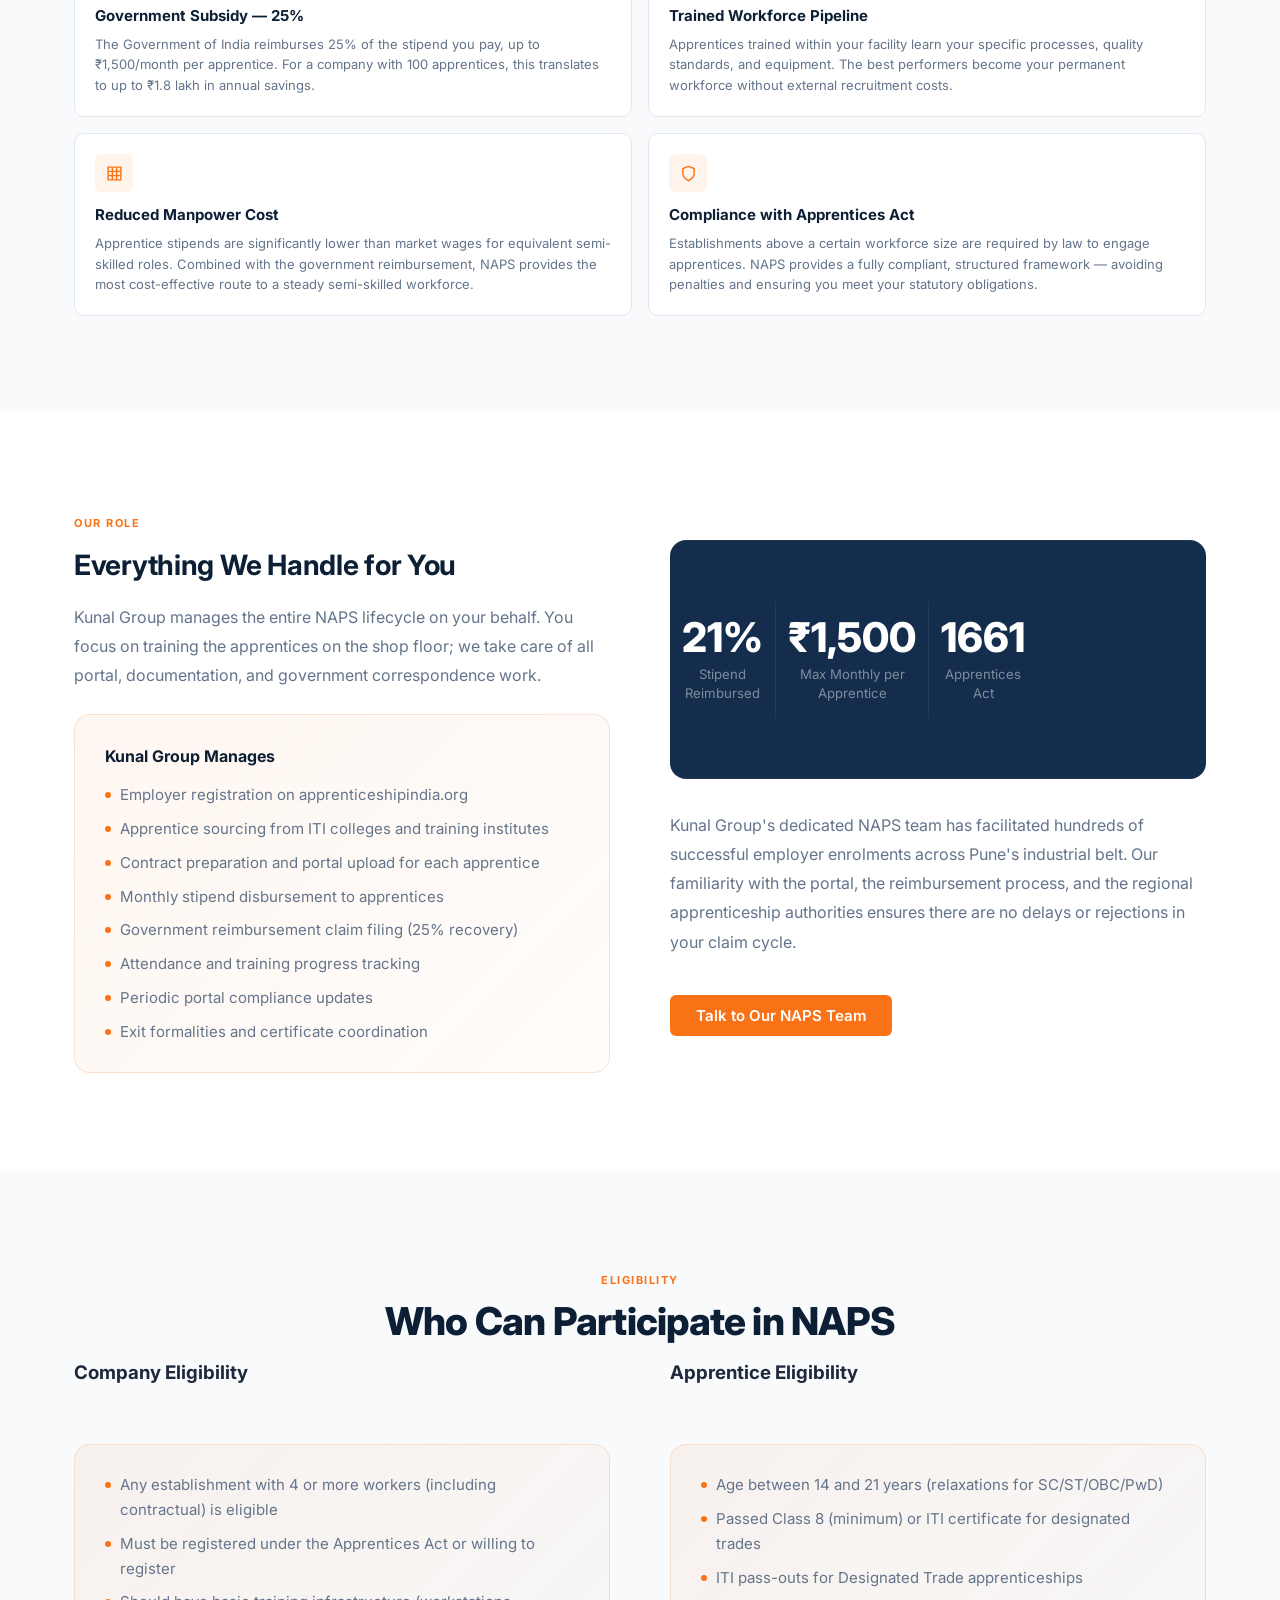
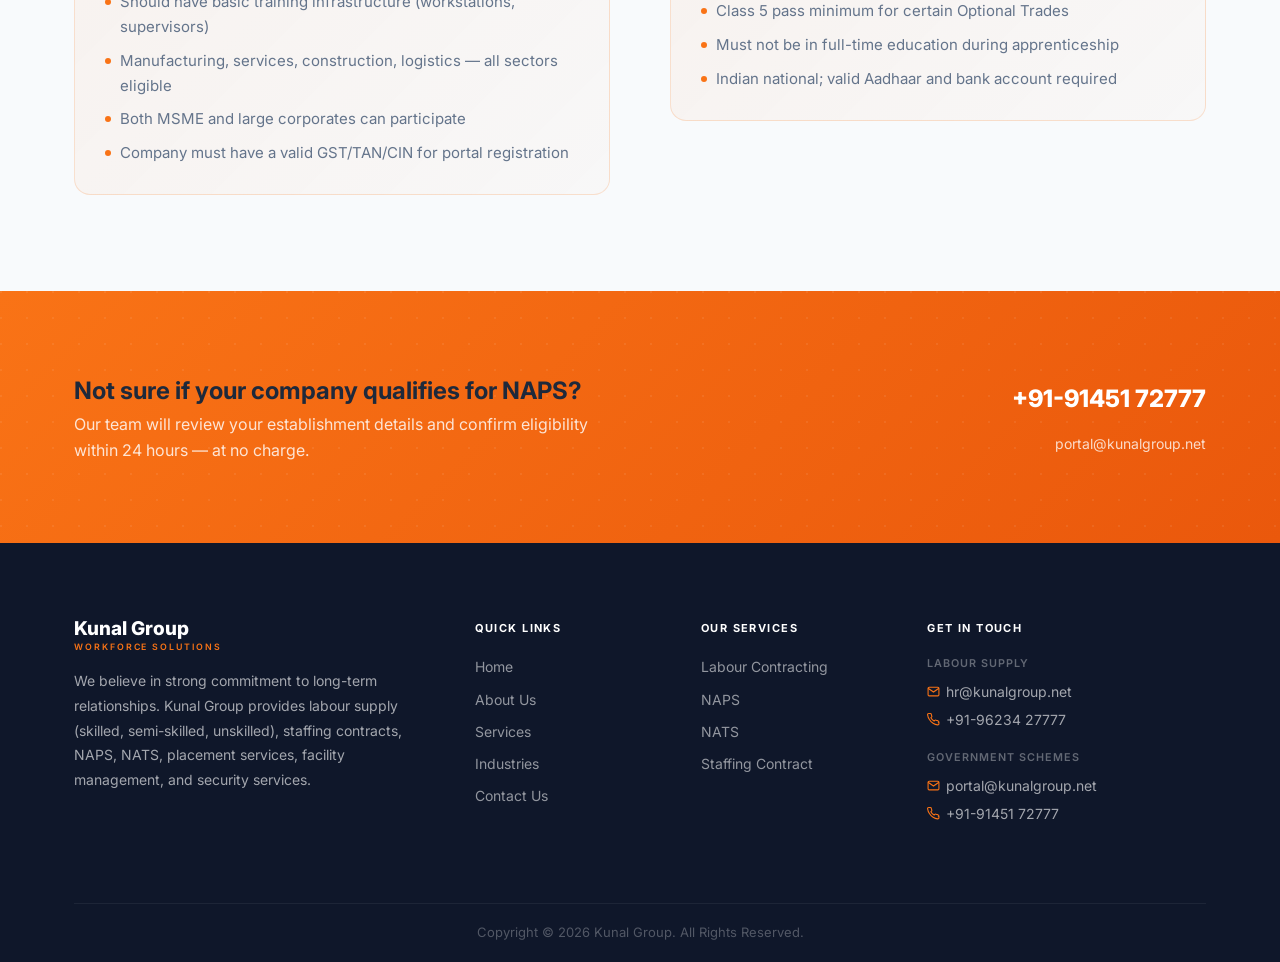
<file: naps.html>
<!DOCTYPE html>
<html lang="en">
<head>
  <meta charset="UTF-8">
  <meta name="viewport" content="width=device-width, initial-scale=1.0">
  <title>NAPS Services in Pune — National Apprenticeship Promotion Scheme Partner | Kunal Group</title>
  <meta name="description" content="Kunal Group manages end-to-end NAPS enrolment in Pune — employer registration, apprentice sourcing, portal management on apprenticeshipindia.org, and 25% stipend reimbursement claims.">
  <link rel="preconnect" href="https://fonts.googleapis.com">
  <link rel="preconnect" href="https://fonts.gstatic.com" crossorigin>
  <link href="https://fonts.googleapis.com/css2?family=Inter:wght@400;500;600;700;800&display=swap" rel="stylesheet">
  <link rel="stylesheet" href="css/style.css">
</head>
<body>

<header class="header">
  <div class="topbar">
    <div class="container">
      <div class="topbar-left">
        <a class="topbar-item" href="tel:+919623427777"><svg viewBox="0 0 24 24" fill="none" stroke="currentColor" stroke-width="2"><path d="M22 16.92v3a2 2 0 0 1-2.18 2 19.79 19.79 0 0 1-8.63-3.07A19.5 19.5 0 0 1 4.46 12 19.79 19.79 0 0 1 1.12 3.46 2 2 0 0 1 3.09 1h3a2 2 0 0 1 2 1.72c.127.96.361 1.903.7 2.81a2 2 0 0 1-.45 2.11L7.09 8.91a16 16 0 0 0 6 6l1.27-1.27a2 2 0 0 1 2.11-.45c.907.339 1.85.573 2.81.7A2 2 0 0 1 21 16v.92z"/></svg>+91-96234 27777</a>
        <div class="topbar-divider"></div>
        <span class="topbar-item"><svg viewBox="0 0 24 24" fill="none" stroke="currentColor" stroke-width="2"><path d="M21 10c0 7-9 13-9 13s-9-6-9-13a9 9 0 0 1 18 0z"/><circle cx="12" cy="10" r="3"/></svg>Kohinoor Centre, Office No. 2, Chakan, Pune – 410501</span>
      </div>
      <div class="topbar-right">
        <a class="topbar-item" href="mailto:hr@kunalgroup.net"><svg viewBox="0 0 24 24" fill="none" stroke="currentColor" stroke-width="2"><path d="M4 4h16c1.1 0 2 .9 2 2v12c0 1.1-.9 2-2 2H4c-1.1 0-2-.9-2-2V6c0-1.1.9-2 2-2z"/><polyline points="22,6 12,13 2,6"/></svg>hr@kunalgroup.net</a>
      </div>
    </div>
  </div>
  <nav class="nav">
    <div class="container">
      <a href="index.html" class="logo"><img src="images/logo.png" alt="Kunal Group — Workforce Solutions" style="height:38px;width:auto;display:block;"></a>
      <ul class="nav-list">
        <li><a href="index.html" class="nav-link">Home</a></li>
        <li><a href="about.html" class="nav-link">About Us</a></li>
        <li class="nav-item">
          <a href="services.html" class="nav-link active">Services <svg viewBox="0 0 24 24" fill="none" stroke="currentColor" stroke-width="2.5"><polyline points="6 9 12 15 18 9"/></svg></a>
          <div class="dropdown">
            <a href="labour-contracting.html" class="dd-item"><div class="dd-icon"><svg viewBox="0 0 24 24" fill="none" stroke="currentColor" stroke-width="2"><path d="M17 21v-2a4 4 0 0 0-4-4H5a4 4 0 0 0-4 4v2"/><circle cx="9" cy="7" r="4"/><path d="M23 21v-2a4 4 0 0 0-3-3.87"/><path d="M16 3.13a4 4 0 0 1 0 7.75"/></svg></div><div><div class="dd-name">Labour Contracting</div><div class="dd-desc">Skilled, semi-skilled &amp; unskilled workers</div></div></a>
            <a href="naps.html" class="dd-item"><div class="dd-icon"><svg viewBox="0 0 24 24" fill="none" stroke="currentColor" stroke-width="2"><path d="M14 2H6a2 2 0 0 0-2 2v16a2 2 0 0 0 2 2h12a2 2 0 0 0 2-2V8z"/><polyline points="14 2 14 8 20 8"/><line x1="16" y1="13" x2="8" y2="13"/><line x1="16" y1="17" x2="8" y2="17"/></svg></div><div><div class="dd-name">NAPS</div><div class="dd-desc">National Apprenticeship Promotion Scheme</div></div></a>
            <a href="nats.html" class="dd-item"><div class="dd-icon"><svg viewBox="0 0 24 24" fill="none" stroke="currentColor" stroke-width="2"><path d="M22 10v6M2 10l10-5 10 5-10 5z"/><path d="M6 12v5c3 3 9 3 12 0v-5"/></svg></div><div><div class="dd-name">NATS</div><div class="dd-desc">National Apprenticeship Training Scheme</div></div></a>
            <a href="staffing-contract.html" class="dd-item"><div class="dd-icon"><svg viewBox="0 0 24 24" fill="none" stroke="currentColor" stroke-width="2"><rect x="2" y="7" width="20" height="14" rx="2"/><path d="M16 21V5a2 2 0 0 0-2-2h-4a2 2 0 0 0-2 2v16"/></svg></div><div><div class="dd-name">Staffing Contract</div><div class="dd-desc">Flexible, fully-managed contract workforce</div></div></a>
          </div>
        </li>
        <li><a href="industries.html" class="nav-link">Industries</a></li>
        <li><a href="contact.html" class="nav-link">Contact</a></li>
      </ul>
      <a href="contact.html" class="btn btn-primary nav-cta">Book a Free Call</a>
      <button class="hamburger" aria-label="Menu"><span></span><span></span><span></span></button>
    </div>
  </nav>
</header>

<main>

  <!-- Page Hero -->
  <section class="page-hero" style="background: linear-gradient(135deg, rgba(12,31,53,0.93) 0%, rgba(26,58,96,0.89) 100%), url('https://images.unsplash.com/photo-1742967419263-490f1958fb2c?auto=format&fit=crop&w=1400&q=80') center/cover no-repeat;">
    <div class="container">
      <nav class="breadcrumb" aria-label="Breadcrumb">
        <a href="index.html">Home</a>
        <span>›</span>
        <a href="services.html">Services</a>
        <span>›</span>
        <span>NAPS</span>
      </nav>
      <h1 class="page-hero-title fade-up">NAPS — National Apprenticeship Promotion Scheme</h1>
      <p class="page-hero-sub fade-up delay-1">Reduce Your Manpower Costs While Building a Skilled Workforce Pipeline</p>
    </div>
  </section>

  <!-- Overview -->
  <section class="section">
    <div class="container">
      <div class="two-col two-col--3-2">
        <div class="fade-up">
          <span class="section-label">What is NAPS</span>
          <h2 class="content-h2">A Government Initiative That Pays You to Train</h2>
          <div class="content-body">
            <p>The National Apprenticeship Promotion Scheme (NAPS) is a flagship initiative of the Government of India under the Ministry of Skill Development and Entrepreneurship. It is designed to encourage establishments to engage apprentices by sharing the cost of stipend payment. Under NAPS, the government reimburses 25% of the prescribed stipend amount, up to a maximum of ₹1,500 per apprentice per month, directly to the employer.</p>
            <p>All NAPS activities — from employer registration to apprenticeship contract filing and reimbursement claims — are managed through the National Apprenticeship Portal at apprenticeshipindia.org. The scheme is governed by the Apprentices Act, 1961 and covers both ITI trade apprentices (Designated Trades) and non-ITI apprentices in Optional Trades.</p>
            <p>For manufacturing companies in Pune, NAPS offers a direct and significant reduction in semi-skilled workforce costs — particularly in assembly, machine operation, and support functions. Kunal Group handles every step of the NAPS process on your behalf, from your initial employer registration to the final reimbursement credit in your account.</p>
          </div>
        </div>
        <div class="fade-up delay-2">
          <div class="dark-card">
            <div class="dark-card-title">Quick Facts</div>
            <div class="dark-card-row">
              <svg viewBox="0 0 24 24" fill="none" stroke="currentColor" stroke-width="2"><path d="M12 2v20M17 5H9.5a3.5 3.5 0 0 0 0 7h5a3.5 3.5 0 0 1 0 7H6"/></svg>
              <span>25% stipend reimbursed by Government of India</span>
            </div>
            <div class="dark-card-div"></div>
            <div class="dark-card-row">
              <svg viewBox="0 0 24 24" fill="none" stroke="currentColor" stroke-width="2"><line x1="12" y1="1" x2="12" y2="23"/><path d="M17 5H9.5a3.5 3.5 0 0 0 0 7h5a3.5 3.5 0 0 1 0 7H6"/></svg>
              <span>Up to ₹1,500 per apprentice per month</span>
            </div>
            <div class="dark-card-div"></div>
            <div class="dark-card-row">
              <svg viewBox="0 0 24 24" fill="none" stroke="currentColor" stroke-width="2"><path d="M14 2H6a2 2 0 0 0-2 2v16a2 2 0 0 0 2 2h12a2 2 0 0 0 2-2V8z"/><polyline points="14 2 14 8 20 8"/></svg>
              <span>Governed by the Apprentices Act, 1961</span>
            </div>
            <div class="dark-card-div"></div>
            <div class="dark-card-row">
              <svg viewBox="0 0 24 24" fill="none" stroke="currentColor" stroke-width="2"><path d="M17 21v-2a4 4 0 0 0-4-4H5a4 4 0 0 0-4 4v2"/><circle cx="9" cy="7" r="4"/></svg>
              <span>ITI &amp; non-ITI apprentices eligible</span>
            </div>
            <div class="dark-card-div"></div>
            <div class="dark-card-row">
              <svg viewBox="0 0 24 24" fill="none" stroke="currentColor" stroke-width="2"><rect x="3" y="4" width="18" height="18" rx="2" ry="2"/><line x1="16" y1="2" x2="16" y2="6"/><line x1="8" y1="2" x2="8" y2="6"/><line x1="3" y1="10" x2="21" y2="10"/></svg>
              <span>Apprentice age: 14–21 years</span>
            </div>
            <div class="dark-card-div"></div>
            <div class="dark-card-cta">
              <a href="contact.html" class="btn btn-primary">Check Your Eligibility</a>
            </div>
          </div>
        </div>
      </div>
    </div>
  </section>

  <!-- Benefits -->
  <section class="section section--alt">
    <div class="container">
      <div class="section-hd--center fade-up">
        <span class="section-label">Benefits</span>
        <h2 class="section-title">Why Enrol Under NAPS</h2>
        <p class="section-sub">NAPS is one of the most under-utilised cost-reduction tools available to Indian manufacturers. Here is what your company gains.</p>
      </div>
      <div class="benefit-grid fade-up delay-1">

        <div class="benefit-item">
          <div class="benefit-icon">
            <svg viewBox="0 0 24 24" fill="none" stroke="currentColor" stroke-width="2"><path d="M12 2v20M17 5H9.5a3.5 3.5 0 0 0 0 7h5a3.5 3.5 0 0 1 0 7H6"/></svg>
          </div>
          <div class="benefit-title">Government Subsidy — 25%</div>
          <div class="benefit-desc">The Government of India reimburses 25% of the stipend you pay, up to ₹1,500/month per apprentice. For a company with 100 apprentices, this translates to up to ₹1.8 lakh in annual savings.</div>
        </div>

        <div class="benefit-item">
          <div class="benefit-icon">
            <svg viewBox="0 0 24 24" fill="none" stroke="currentColor" stroke-width="2"><path d="M22 10v6M2 10l10-5 10 5-10 5z"/><path d="M6 12v5c3 3 9 3 12 0v-5"/></svg>
          </div>
          <div class="benefit-title">Trained Workforce Pipeline</div>
          <div class="benefit-desc">Apprentices trained within your facility learn your specific processes, quality standards, and equipment. The best performers become your permanent workforce without external recruitment costs.</div>
        </div>

        <div class="benefit-item">
          <div class="benefit-icon">
            <svg viewBox="0 0 24 24" fill="none" stroke="currentColor" stroke-width="2"><path d="M3 3h18v18H3z"/><path d="M3 9h18M3 15h18M9 3v18M15 3v18"/></svg>
          </div>
          <div class="benefit-title">Reduced Manpower Cost</div>
          <div class="benefit-desc">Apprentice stipends are significantly lower than market wages for equivalent semi-skilled roles. Combined with the government reimbursement, NAPS provides the most cost-effective route to a steady semi-skilled workforce.</div>
        </div>

        <div class="benefit-item">
          <div class="benefit-icon">
            <svg viewBox="0 0 24 24" fill="none" stroke="currentColor" stroke-width="2"><path d="M12 22s8-4 8-10V5l-8-3-8 3v7c0 6 8 10 8 10z"/></svg>
          </div>
          <div class="benefit-title">Compliance with Apprentices Act</div>
          <div class="benefit-desc">Establishments above a certain workforce size are required by law to engage apprentices. NAPS provides a fully compliant, structured framework — avoiding penalties and ensuring you meet your statutory obligations.</div>
        </div>

      </div>
    </div>
  </section>

  <!-- Our Role -->
  <section class="section">
    <div class="container">
      <div class="two-col fade-up">
        <div>
          <span class="section-label">Our Role</span>
          <h2 class="content-h2">Everything We Handle for You</h2>
          <p class="content-body">Kunal Group manages the entire NAPS lifecycle on your behalf. You focus on training the apprentices on the shop floor; we take care of all portal, documentation, and government correspondence work.</p>
          <div class="hi-box" style="margin-top:1.5rem;">
            <div class="hi-box-title">Kunal Group Manages</div>
            <ul class="hi-list">
              <li class="hi-item"><span class="hi-dot"></span>Employer registration on apprenticeshipindia.org</li>
              <li class="hi-item"><span class="hi-dot"></span>Apprentice sourcing from ITI colleges and training institutes</li>
              <li class="hi-item"><span class="hi-dot"></span>Contract preparation and portal upload for each apprentice</li>
              <li class="hi-item"><span class="hi-dot"></span>Monthly stipend disbursement to apprentices</li>
              <li class="hi-item"><span class="hi-dot"></span>Government reimbursement claim filing (25% recovery)</li>
              <li class="hi-item"><span class="hi-dot"></span>Attendance and training progress tracking</li>
              <li class="hi-item"><span class="hi-dot"></span>Periodic portal compliance updates</li>
              <li class="hi-item"><span class="hi-dot"></span>Exit formalities and certificate coordination</li>
            </ul>
          </div>
        </div>
        <div class="fade-up delay-2">
          <div style="padding:2rem 0;">
            <div class="stats-band" style="border-radius:1rem;">
              <div class="stats-grid">
                <div class="stat-col">
                  <div class="stat-n"><span data-count="25" data-suffix="%">25%</span></div>
                  <div class="stat-l">Stipend Reimbursed</div>
                </div>
                <div class="stat-col">
                  <div class="stat-n">₹1,500</div>
                  <div class="stat-l">Max Monthly per Apprentice</div>
                </div>
                <div class="stat-col">
                  <div class="stat-n"><span data-count="1961" data-suffix="">1961</span></div>
                  <div class="stat-l">Apprentices Act</div>
                </div>
              </div>
            </div>
            <div style="margin-top:2rem;">
              <p class="content-body">Kunal Group's dedicated NAPS team has facilitated hundreds of successful employer enrolments across Pune's industrial belt. Our familiarity with the portal, the reimbursement process, and the regional apprenticeship authorities ensures there are no delays or rejections in your claim cycle.</p>
              <a href="contact.html" class="btn btn-primary" style="margin-top:1rem;">Talk to Our NAPS Team</a>
            </div>
          </div>
        </div>
      </div>
    </div>
  </section>

  <!-- Eligibility -->
  <section class="section section--alt">
    <div class="container">
      <div class="section-hd--center fade-up">
        <span class="section-label">Eligibility</span>
        <h2 class="section-title">Who Can Participate in NAPS</h2>
      </div>
      <div class="two-col fade-up delay-1">
        <div>
          <h3 class="section-hd">Company Eligibility</h3>
          <div class="hi-box">
            <ul class="hi-list">
              <li class="hi-item"><span class="hi-dot"></span>Any establishment with 4 or more workers (including contractual) is eligible</li>
              <li class="hi-item"><span class="hi-dot"></span>Must be registered under the Apprentices Act or willing to register</li>
              <li class="hi-item"><span class="hi-dot"></span>Should have basic training infrastructure (workstations, supervisors)</li>
              <li class="hi-item"><span class="hi-dot"></span>Manufacturing, services, construction, logistics — all sectors eligible</li>
              <li class="hi-item"><span class="hi-dot"></span>Both MSME and large corporates can participate</li>
              <li class="hi-item"><span class="hi-dot"></span>Company must have a valid GST/TAN/CIN for portal registration</li>
            </ul>
          </div>
        </div>
        <div>
          <h3 class="section-hd">Apprentice Eligibility</h3>
          <div class="hi-box">
            <ul class="hi-list">
              <li class="hi-item"><span class="hi-dot"></span>Age between 14 and 21 years (relaxations for SC/ST/OBC/PwD)</li>
              <li class="hi-item"><span class="hi-dot"></span>Passed Class 8 (minimum) or ITI certificate for designated trades</li>
              <li class="hi-item"><span class="hi-dot"></span>ITI pass-outs for Designated Trade apprenticeships</li>
              <li class="hi-item"><span class="hi-dot"></span>Class 5 pass minimum for certain Optional Trades</li>
              <li class="hi-item"><span class="hi-dot"></span>Must not be in full-time education during apprenticeship</li>
              <li class="hi-item"><span class="hi-dot"></span>Indian national; valid Aadhaar and bank account required</li>
            </ul>
          </div>
        </div>
      </div>
    </div>
  </section>

  <!-- CTA Band -->
  <section class="cta-band">
    <div class="container">
      <div class="cta-band-text">
        <h2>Not sure if your company qualifies for NAPS?</h2>
        <p>Our team will review your establishment details and confirm eligibility within 24 hours — at no charge.</p>
      </div>
      <div class="cta-band-right">
        <a href="tel:+919145172777" class="cta-big-phone">+91-91451 72777</a>
        <a href="mailto:portal@kunalgroup.net" class="cta-email-link">portal@kunalgroup.net</a>
      </div>
    </div>
  </section>

</main>

<footer class="footer">
  <div class="container">
    <div class="footer-grid">
      <div>
        <div class="footer-brand-name">Kunal Group</div>
        <span class="footer-brand-tag">Workforce Solutions</span>
        <p class="footer-about">We believe in strong commitment to long-term relationships. Kunal Group provides labour supply (skilled, semi-skilled, unskilled), staffing contracts, NAPS, NATS, placement services, facility management, and security services.</p>
      </div>
      <div>
        <div class="footer-heading">Quick Links</div>
        <ul class="footer-links">
          <li><a href="index.html" class="footer-lnk">Home</a></li>
          <li><a href="about.html" class="footer-lnk">About Us</a></li>
          <li><a href="services.html" class="footer-lnk">Services</a></li>
          <li><a href="industries.html" class="footer-lnk">Industries</a></li>
          <li><a href="contact.html" class="footer-lnk">Contact Us</a></li>
        </ul>
      </div>
      <div>
        <div class="footer-heading">Our Services</div>
        <ul class="footer-links">
          <li><a href="labour-contracting.html" class="footer-lnk">Labour Contracting</a></li>
          <li><a href="naps.html" class="footer-lnk">NAPS</a></li>
          <li><a href="nats.html" class="footer-lnk">NATS</a></li>
          <li><a href="staffing-contract.html" class="footer-lnk">Staffing Contract</a></li>
        </ul>
      </div>
      <div>
        <div class="footer-heading">Get In Touch</div>
        <div class="footer-contact-block">
          <div class="footer-contact-lbl">Labour Supply</div>
          <a href="mailto:hr@kunalgroup.net" class="footer-contact-row"><svg viewBox="0 0 24 24" fill="none" stroke="currentColor" stroke-width="2"><path d="M4 4h16c1.1 0 2 .9 2 2v12c0 1.1-.9 2-2 2H4c-1.1 0-2-.9-2-2V6c0-1.1.9-2 2-2z"/><polyline points="22,6 12,13 2,6"/></svg>hr@kunalgroup.net</a>
          <a href="tel:+919623427777" class="footer-contact-row"><svg viewBox="0 0 24 24" fill="none" stroke="currentColor" stroke-width="2"><path d="M22 16.92v3a2 2 0 0 1-2.18 2 19.79 19.79 0 0 1-8.63-3.07A19.5 19.5 0 0 1 4.46 12 19.79 19.79 0 0 1 1.12 3.46 2 2 0 0 1 3.09 1h3a2 2 0 0 1 2 1.72c.127.96.361 1.903.7 2.81a2 2 0 0 1-.45 2.11L7.09 8.91a16 16 0 0 0 6 6l1.27-1.27a2 2 0 0 1 2.11-.45c.907.339 1.85.573 2.81.7A2 2 0 0 1 21 16v.92z"/></svg>+91-96234 27777</a>
        </div>
        <div class="footer-contact-block">
          <div class="footer-contact-lbl">Government Schemes</div>
          <a href="mailto:portal@kunalgroup.net" class="footer-contact-row"><svg viewBox="0 0 24 24" fill="none" stroke="currentColor" stroke-width="2"><path d="M4 4h16c1.1 0 2 .9 2 2v12c0 1.1-.9 2-2 2H4c-1.1 0-2-.9-2-2V6c0-1.1.9-2 2-2z"/><polyline points="22,6 12,13 2,6"/></svg>portal@kunalgroup.net</a>
          <a href="tel:+919145172777" class="footer-contact-row"><svg viewBox="0 0 24 24" fill="none" stroke="currentColor" stroke-width="2"><path d="M22 16.92v3a2 2 0 0 1-2.18 2 19.79 19.79 0 0 1-8.63-3.07A19.5 19.5 0 0 1 4.46 12 19.79 19.79 0 0 1 1.12 3.46 2 2 0 0 1 3.09 1h3a2 2 0 0 1 2 1.72c.127.96.361 1.903.7 2.81a2 2 0 0 1-.45 2.11L7.09 8.91a16 16 0 0 0 6 6l1.27-1.27a2 2 0 0 1 2.11-.45c.907.339 1.85.573 2.81.7A2 2 0 0 1 21 16v.92z"/></svg>+91-91451 72777</a>
        </div>
      </div>
    </div>
  </div>
  <div class="footer-bottom"><p>Copyright &copy; 2026 Kunal Group. All Rights Reserved.</p></div>
</footer>
<script src="js/main.js"></script>
</body>
</html>
</file>
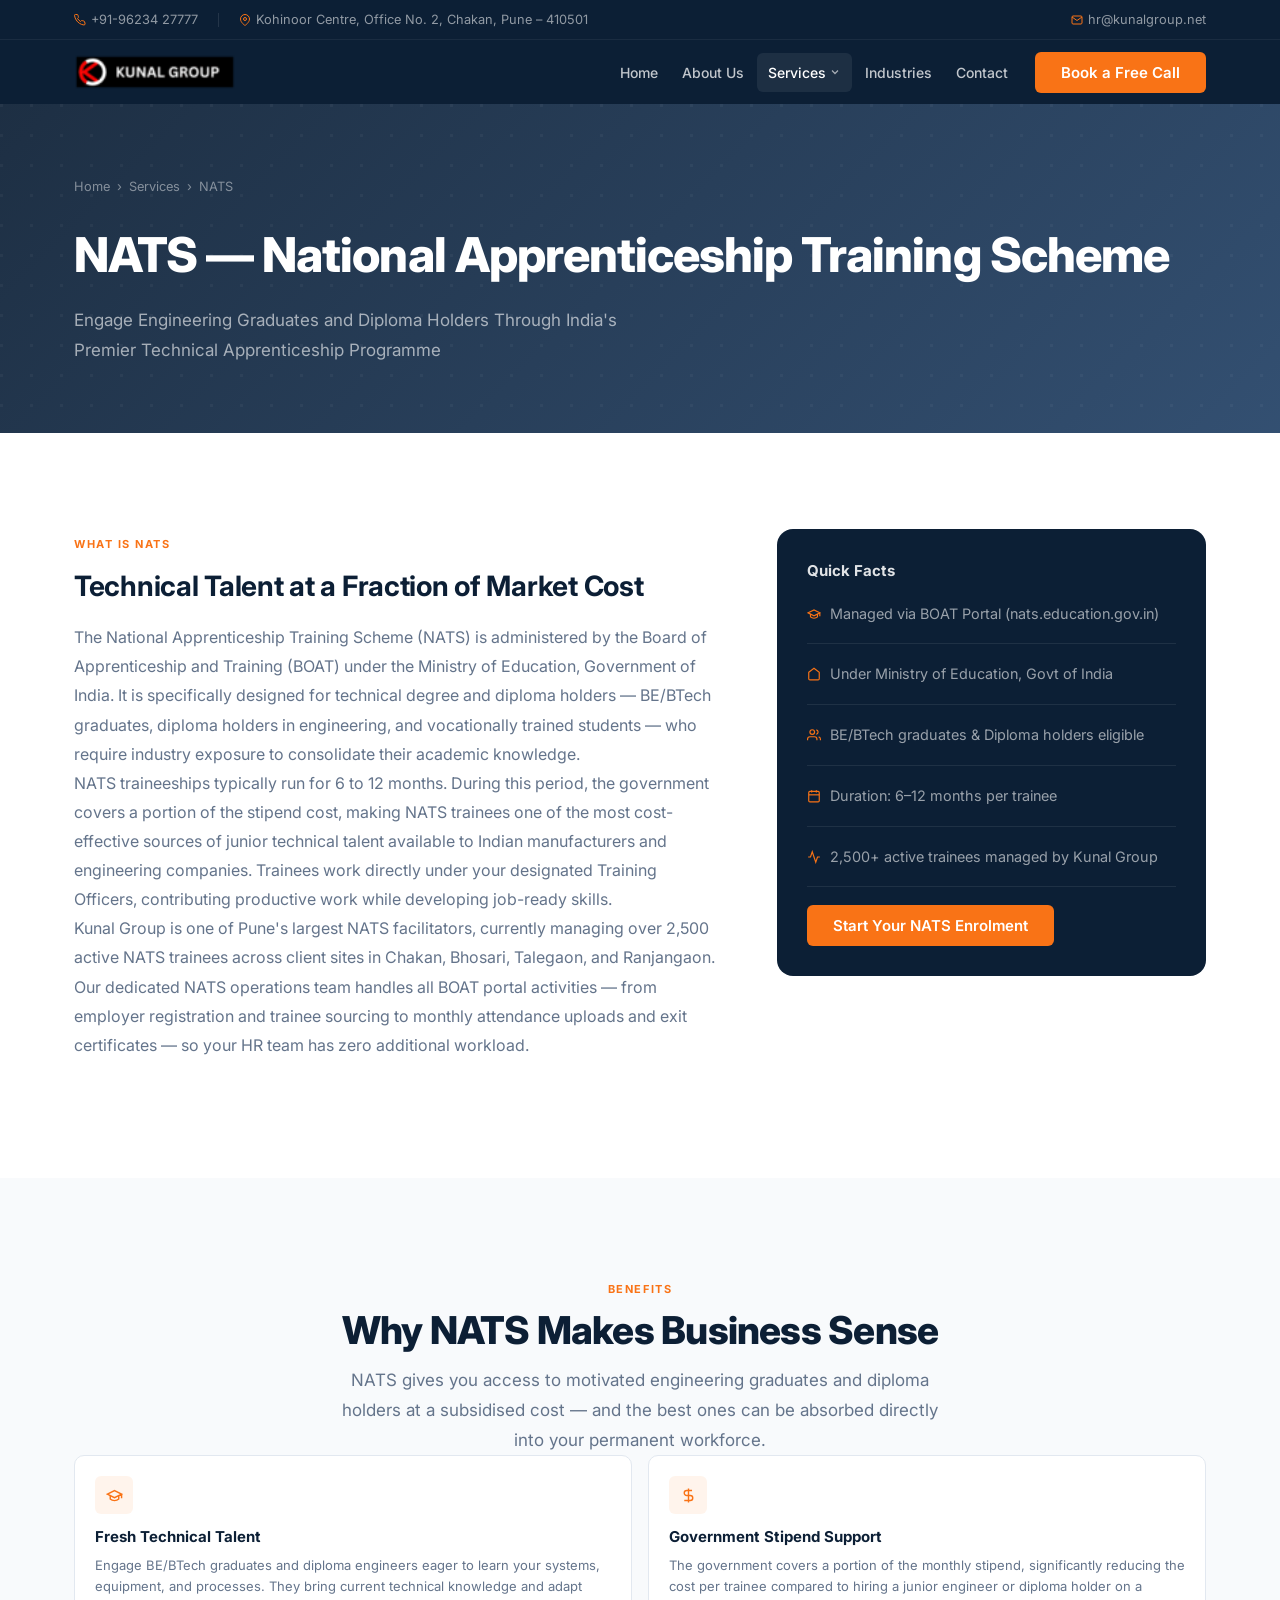
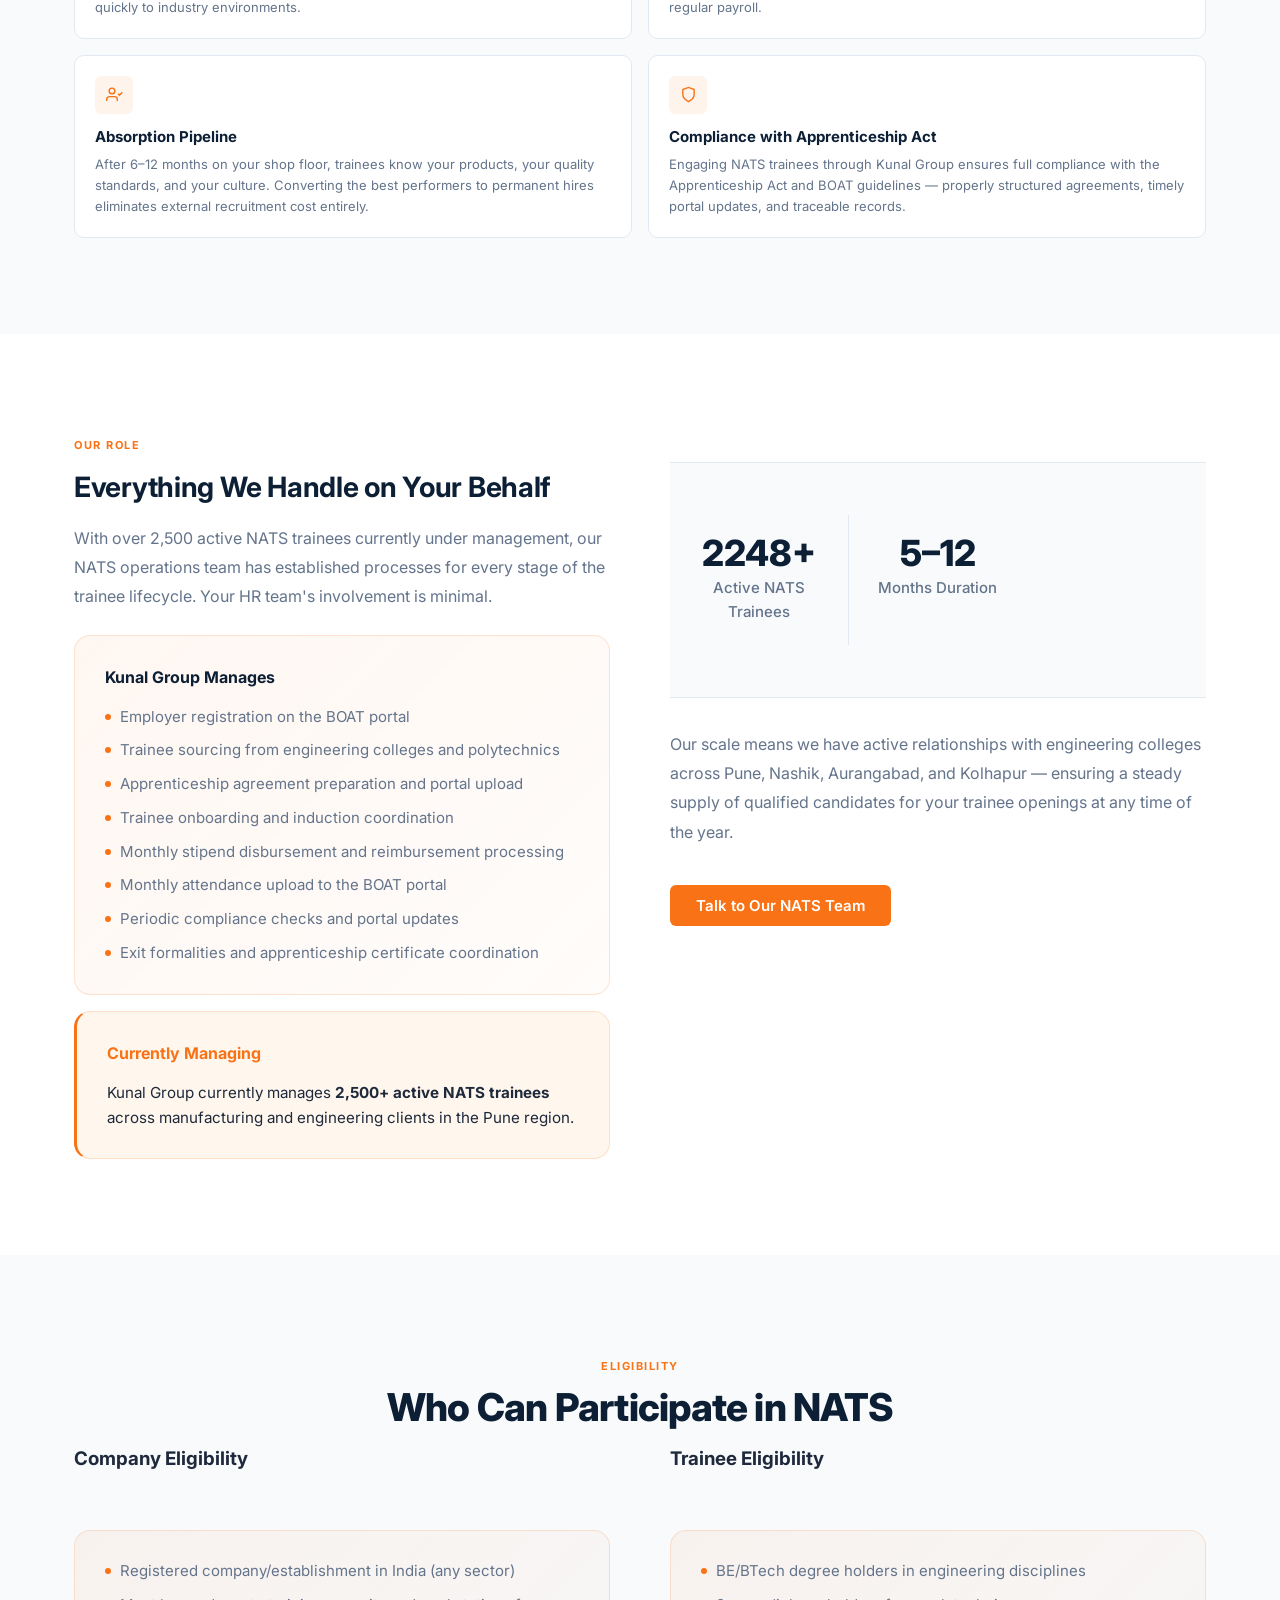
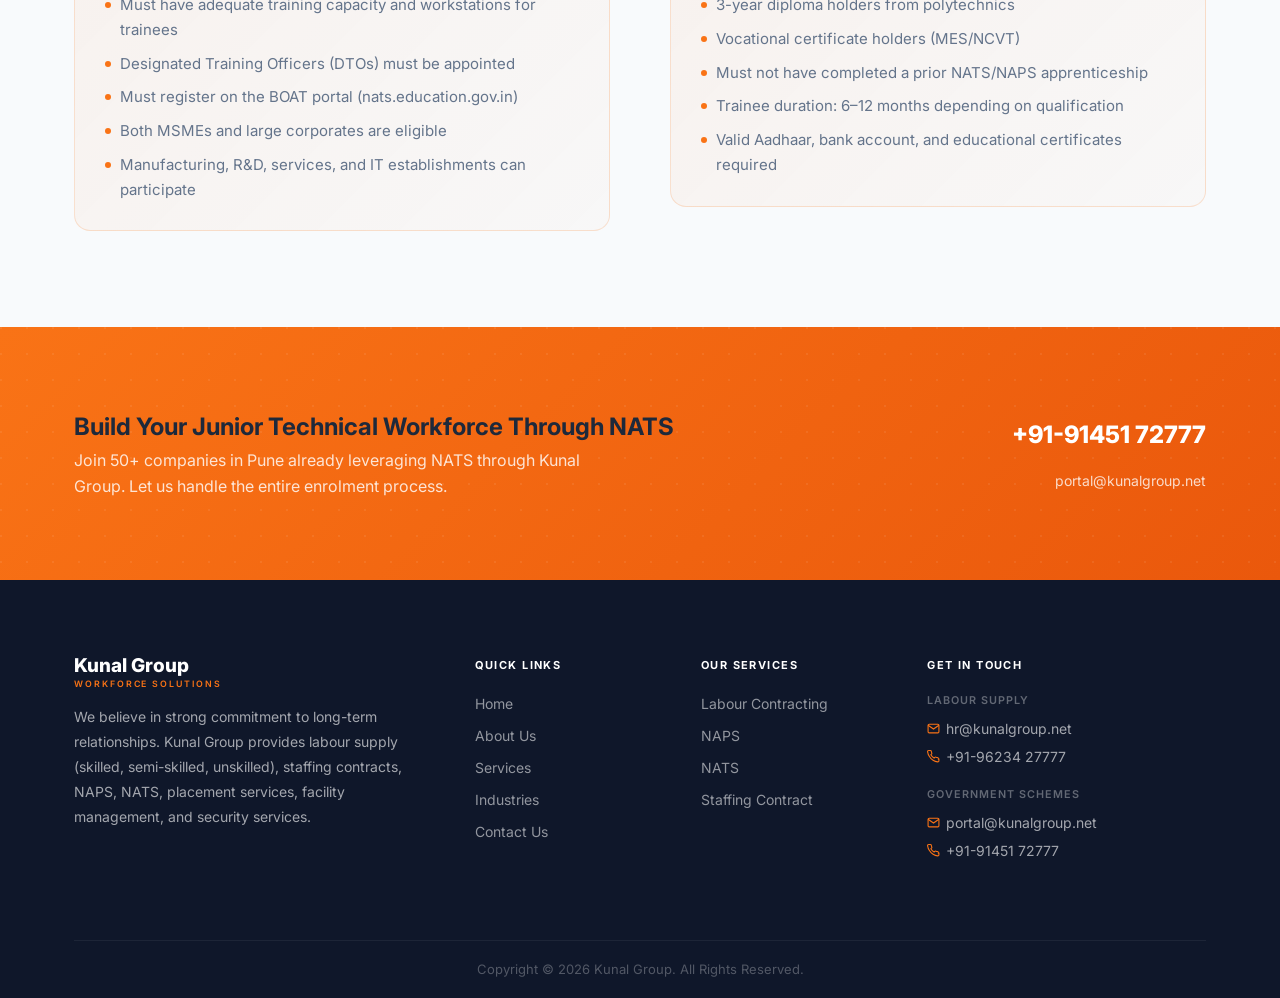
<file: nats.html>
<!DOCTYPE html>
<html lang="en">
<head>
  <meta charset="UTF-8">
  <meta name="viewport" content="width=device-width, initial-scale=1.0">
  <title>NATS Services in Pune — National Apprenticeship Training Scheme for Engineering Graduates | Kunal Group</title>
  <meta name="description" content="Kunal Group manages NATS enrolment in Pune through the BOAT portal — BE/BTech graduates, diploma holders, BOAT registration, stipend management and reimbursement. 2,500+ active trainees.">
  <link rel="preconnect" href="https://fonts.googleapis.com">
  <link rel="preconnect" href="https://fonts.gstatic.com" crossorigin>
  <link href="https://fonts.googleapis.com/css2?family=Inter:wght@400;500;600;700;800&display=swap" rel="stylesheet">
  <link rel="stylesheet" href="css/style.css">
</head>
<body>

<header class="header">
  <div class="topbar">
    <div class="container">
      <div class="topbar-left">
        <a class="topbar-item" href="tel:+919623427777"><svg viewBox="0 0 24 24" fill="none" stroke="currentColor" stroke-width="2"><path d="M22 16.92v3a2 2 0 0 1-2.18 2 19.79 19.79 0 0 1-8.63-3.07A19.5 19.5 0 0 1 4.46 12 19.79 19.79 0 0 1 1.12 3.46 2 2 0 0 1 3.09 1h3a2 2 0 0 1 2 1.72c.127.96.361 1.903.7 2.81a2 2 0 0 1-.45 2.11L7.09 8.91a16 16 0 0 0 6 6l1.27-1.27a2 2 0 0 1 2.11-.45c.907.339 1.85.573 2.81.7A2 2 0 0 1 21 16v.92z"/></svg>+91-96234 27777</a>
        <div class="topbar-divider"></div>
        <span class="topbar-item"><svg viewBox="0 0 24 24" fill="none" stroke="currentColor" stroke-width="2"><path d="M21 10c0 7-9 13-9 13s-9-6-9-13a9 9 0 0 1 18 0z"/><circle cx="12" cy="10" r="3"/></svg>Kohinoor Centre, Office No. 2, Chakan, Pune – 410501</span>
      </div>
      <div class="topbar-right">
        <a class="topbar-item" href="mailto:hr@kunalgroup.net"><svg viewBox="0 0 24 24" fill="none" stroke="currentColor" stroke-width="2"><path d="M4 4h16c1.1 0 2 .9 2 2v12c0 1.1-.9 2-2 2H4c-1.1 0-2-.9-2-2V6c0-1.1.9-2 2-2z"/><polyline points="22,6 12,13 2,6"/></svg>hr@kunalgroup.net</a>
      </div>
    </div>
  </div>
  <nav class="nav">
    <div class="container">
      <a href="index.html" class="logo"><img src="images/logo.png" alt="Kunal Group — Workforce Solutions" style="height:38px;width:auto;display:block;"></a>
      <ul class="nav-list">
        <li><a href="index.html" class="nav-link">Home</a></li>
        <li><a href="about.html" class="nav-link">About Us</a></li>
        <li class="nav-item">
          <a href="services.html" class="nav-link active">Services <svg viewBox="0 0 24 24" fill="none" stroke="currentColor" stroke-width="2.5"><polyline points="6 9 12 15 18 9"/></svg></a>
          <div class="dropdown">
            <a href="labour-contracting.html" class="dd-item"><div class="dd-icon"><svg viewBox="0 0 24 24" fill="none" stroke="currentColor" stroke-width="2"><path d="M17 21v-2a4 4 0 0 0-4-4H5a4 4 0 0 0-4 4v2"/><circle cx="9" cy="7" r="4"/><path d="M23 21v-2a4 4 0 0 0-3-3.87"/><path d="M16 3.13a4 4 0 0 1 0 7.75"/></svg></div><div><div class="dd-name">Labour Contracting</div><div class="dd-desc">Skilled, semi-skilled &amp; unskilled workers</div></div></a>
            <a href="naps.html" class="dd-item"><div class="dd-icon"><svg viewBox="0 0 24 24" fill="none" stroke="currentColor" stroke-width="2"><path d="M14 2H6a2 2 0 0 0-2 2v16a2 2 0 0 0 2 2h12a2 2 0 0 0 2-2V8z"/><polyline points="14 2 14 8 20 8"/><line x1="16" y1="13" x2="8" y2="13"/><line x1="16" y1="17" x2="8" y2="17"/></svg></div><div><div class="dd-name">NAPS</div><div class="dd-desc">National Apprenticeship Promotion Scheme</div></div></a>
            <a href="nats.html" class="dd-item"><div class="dd-icon"><svg viewBox="0 0 24 24" fill="none" stroke="currentColor" stroke-width="2"><path d="M22 10v6M2 10l10-5 10 5-10 5z"/><path d="M6 12v5c3 3 9 3 12 0v-5"/></svg></div><div><div class="dd-name">NATS</div><div class="dd-desc">National Apprenticeship Training Scheme</div></div></a>
            <a href="staffing-contract.html" class="dd-item"><div class="dd-icon"><svg viewBox="0 0 24 24" fill="none" stroke="currentColor" stroke-width="2"><rect x="2" y="7" width="20" height="14" rx="2"/><path d="M16 21V5a2 2 0 0 0-2-2h-4a2 2 0 0 0-2 2v16"/></svg></div><div><div class="dd-name">Staffing Contract</div><div class="dd-desc">Flexible, fully-managed contract workforce</div></div></a>
          </div>
        </li>
        <li><a href="industries.html" class="nav-link">Industries</a></li>
        <li><a href="contact.html" class="nav-link">Contact</a></li>
      </ul>
      <a href="contact.html" class="btn btn-primary nav-cta">Book a Free Call</a>
      <button class="hamburger" aria-label="Menu"><span></span><span></span><span></span></button>
    </div>
  </nav>
</header>

<main>

  <!-- Page Hero -->
  <section class="page-hero" style="background: linear-gradient(135deg, rgba(12,31,53,0.93) 0%, rgba(26,58,96,0.89) 100%), url('https://images.unsplash.com/photo-1742967419263-490f1958fb2c?auto=format&fit=crop&w=1400&q=80') center/cover no-repeat;">
    <div class="container">
      <nav class="breadcrumb" aria-label="Breadcrumb">
        <a href="index.html">Home</a>
        <span>›</span>
        <a href="services.html">Services</a>
        <span>›</span>
        <span>NATS</span>
      </nav>
      <h1 class="page-hero-title fade-up">NATS — National Apprenticeship Training Scheme</h1>
      <p class="page-hero-sub fade-up delay-1">Engage Engineering Graduates and Diploma Holders Through India's Premier Technical Apprenticeship Programme</p>
    </div>
  </section>

  <!-- Overview -->
  <section class="section">
    <div class="container">
      <div class="two-col two-col--3-2">
        <div class="fade-up">
          <span class="section-label">What is NATS</span>
          <h2 class="content-h2">Technical Talent at a Fraction of Market Cost</h2>
          <div class="content-body">
            <p>The National Apprenticeship Training Scheme (NATS) is administered by the Board of Apprenticeship and Training (BOAT) under the Ministry of Education, Government of India. It is specifically designed for technical degree and diploma holders — BE/BTech graduates, diploma holders in engineering, and vocationally trained students — who require industry exposure to consolidate their academic knowledge.</p>
            <p>NATS traineeships typically run for 6 to 12 months. During this period, the government covers a portion of the stipend cost, making NATS trainees one of the most cost-effective sources of junior technical talent available to Indian manufacturers and engineering companies. Trainees work directly under your designated Training Officers, contributing productive work while developing job-ready skills.</p>
            <p>Kunal Group is one of Pune's largest NATS facilitators, currently managing over 2,500 active NATS trainees across client sites in Chakan, Bhosari, Talegaon, and Ranjangaon. Our dedicated NATS operations team handles all BOAT portal activities — from employer registration and trainee sourcing to monthly attendance uploads and exit certificates — so your HR team has zero additional workload.</p>
          </div>
        </div>
        <div class="fade-up delay-2">
          <div class="dark-card">
            <div class="dark-card-title">Quick Facts</div>
            <div class="dark-card-row">
              <svg viewBox="0 0 24 24" fill="none" stroke="currentColor" stroke-width="2"><path d="M22 10v6M2 10l10-5 10 5-10 5z"/><path d="M6 12v5c3 3 9 3 12 0v-5"/></svg>
              <span>Managed via BOAT Portal (nats.education.gov.in)</span>
            </div>
            <div class="dark-card-div"></div>
            <div class="dark-card-row">
              <svg viewBox="0 0 24 24" fill="none" stroke="currentColor" stroke-width="2"><path d="M3 9l9-7 9 7v11a2 2 0 0 1-2 2H5a2 2 0 0 1-2-2z"/></svg>
              <span>Under Ministry of Education, Govt of India</span>
            </div>
            <div class="dark-card-div"></div>
            <div class="dark-card-row">
              <svg viewBox="0 0 24 24" fill="none" stroke="currentColor" stroke-width="2"><path d="M17 21v-2a4 4 0 0 0-4-4H5a4 4 0 0 0-4 4v2"/><circle cx="9" cy="7" r="4"/><path d="M23 21v-2a4 4 0 0 0-3-3.87"/><path d="M16 3.13a4 4 0 0 1 0 7.75"/></svg>
              <span>BE/BTech graduates &amp; Diploma holders eligible</span>
            </div>
            <div class="dark-card-div"></div>
            <div class="dark-card-row">
              <svg viewBox="0 0 24 24" fill="none" stroke="currentColor" stroke-width="2"><rect x="3" y="4" width="18" height="18" rx="2"/><line x1="16" y1="2" x2="16" y2="6"/><line x1="8" y1="2" x2="8" y2="6"/><line x1="3" y1="10" x2="21" y2="10"/></svg>
              <span>Duration: 6–12 months per trainee</span>
            </div>
            <div class="dark-card-div"></div>
            <div class="dark-card-row">
              <svg viewBox="0 0 24 24" fill="none" stroke="currentColor" stroke-width="2"><polyline points="22 12 18 12 15 21 9 3 6 12 2 12"/></svg>
              <span>2,500+ active trainees managed by Kunal Group</span>
            </div>
            <div class="dark-card-div"></div>
            <div class="dark-card-cta">
              <a href="contact.html" class="btn btn-primary">Start Your NATS Enrolment</a>
            </div>
          </div>
        </div>
      </div>
    </div>
  </section>

  <!-- Benefits -->
  <section class="section section--alt">
    <div class="container">
      <div class="section-hd--center fade-up">
        <span class="section-label">Benefits</span>
        <h2 class="section-title">Why NATS Makes Business Sense</h2>
        <p class="section-sub">NATS gives you access to motivated engineering graduates and diploma holders at a subsidised cost — and the best ones can be absorbed directly into your permanent workforce.</p>
      </div>
      <div class="benefit-grid fade-up delay-1">

        <div class="benefit-item">
          <div class="benefit-icon">
            <svg viewBox="0 0 24 24" fill="none" stroke="currentColor" stroke-width="2"><path d="M22 10v6M2 10l10-5 10 5-10 5z"/><path d="M6 12v5c3 3 9 3 12 0v-5"/></svg>
          </div>
          <div class="benefit-title">Fresh Technical Talent</div>
          <div class="benefit-desc">Engage BE/BTech graduates and diploma engineers eager to learn your systems, equipment, and processes. They bring current technical knowledge and adapt quickly to industry environments.</div>
        </div>

        <div class="benefit-item">
          <div class="benefit-icon">
            <svg viewBox="0 0 24 24" fill="none" stroke="currentColor" stroke-width="2"><path d="M12 2v20M17 5H9.5a3.5 3.5 0 0 0 0 7h5a3.5 3.5 0 0 1 0 7H6"/></svg>
          </div>
          <div class="benefit-title">Government Stipend Support</div>
          <div class="benefit-desc">The government covers a portion of the monthly stipend, significantly reducing the cost per trainee compared to hiring a junior engineer or diploma holder on a regular payroll.</div>
        </div>

        <div class="benefit-item">
          <div class="benefit-icon">
            <svg viewBox="0 0 24 24" fill="none" stroke="currentColor" stroke-width="2"><path d="M16 21v-2a4 4 0 0 0-4-4H5a4 4 0 0 0-4 4v2"/><circle cx="8.5" cy="7" r="4"/><polyline points="17 11 19 13 23 9"/></svg>
          </div>
          <div class="benefit-title">Absorption Pipeline</div>
          <div class="benefit-desc">After 6–12 months on your shop floor, trainees know your products, your quality standards, and your culture. Converting the best performers to permanent hires eliminates external recruitment cost entirely.</div>
        </div>

        <div class="benefit-item">
          <div class="benefit-icon">
            <svg viewBox="0 0 24 24" fill="none" stroke="currentColor" stroke-width="2"><path d="M12 22s8-4 8-10V5l-8-3-8 3v7c0 6 8 10 8 10z"/></svg>
          </div>
          <div class="benefit-title">Compliance with Apprenticeship Act</div>
          <div class="benefit-desc">Engaging NATS trainees through Kunal Group ensures full compliance with the Apprenticeship Act and BOAT guidelines — properly structured agreements, timely portal updates, and traceable records.</div>
        </div>

      </div>
    </div>
  </section>

  <!-- Our Role -->
  <section class="section">
    <div class="container">
      <div class="two-col fade-up">
        <div>
          <span class="section-label">Our Role</span>
          <h2 class="content-h2">Everything We Handle on Your Behalf</h2>
          <p class="content-body">With over 2,500 active NATS trainees currently under management, our NATS operations team has established processes for every stage of the trainee lifecycle. Your HR team's involvement is minimal.</p>
          <div class="hi-box" style="margin-top:1.5rem;">
            <div class="hi-box-title">Kunal Group Manages</div>
            <ul class="hi-list">
              <li class="hi-item"><span class="hi-dot"></span>Employer registration on the BOAT portal</li>
              <li class="hi-item"><span class="hi-dot"></span>Trainee sourcing from engineering colleges and polytechnics</li>
              <li class="hi-item"><span class="hi-dot"></span>Apprenticeship agreement preparation and portal upload</li>
              <li class="hi-item"><span class="hi-dot"></span>Trainee onboarding and induction coordination</li>
              <li class="hi-item"><span class="hi-dot"></span>Monthly stipend disbursement and reimbursement processing</li>
              <li class="hi-item"><span class="hi-dot"></span>Monthly attendance upload to the BOAT portal</li>
              <li class="hi-item"><span class="hi-dot"></span>Periodic compliance checks and portal updates</li>
              <li class="hi-item"><span class="hi-dot"></span>Exit formalities and apprenticeship certificate coordination</li>
            </ul>
          </div>
          <div class="hi-box" style="margin-top:1rem; background: var(--clr-accent-light, #fff7ed); border-left: 3px solid var(--clr-accent, #f97316);">
            <div class="hi-box-title" style="color: var(--clr-accent, #f97316);">Currently Managing</div>
            <p style="margin:0; font-size:0.95rem;">Kunal Group currently manages <strong>2,500+ active NATS trainees</strong> across manufacturing and engineering clients in the Pune region.</p>
          </div>
        </div>
        <div class="fade-up delay-2">
          <div style="padding:2rem 0;">
            <div class="trust-strip">
              <div class="trust-grid">
                <div class="trust-item">
                  <div class="trust-n"><span data-count="2500" data-suffix="+">2,500+</span></div>
                  <div class="trust-l">Active NATS Trainees</div>
                </div>
                <div class="trust-item">
                  <div class="trust-n"><span data-count="6" data-suffix="">6</span>–12</div>
                  <div class="trust-l">Months Duration</div>
                </div>
              </div>
            </div>
            <div style="margin-top:2rem;">
              <p class="content-body">Our scale means we have active relationships with engineering colleges across Pune, Nashik, Aurangabad, and Kolhapur — ensuring a steady supply of qualified candidates for your trainee openings at any time of the year.</p>
              <a href="contact.html" class="btn btn-primary" style="margin-top:1rem;">Talk to Our NATS Team</a>
            </div>
          </div>
        </div>
      </div>
    </div>
  </section>

  <!-- Eligibility -->
  <section class="section section--alt">
    <div class="container">
      <div class="section-hd--center fade-up">
        <span class="section-label">Eligibility</span>
        <h2 class="section-title">Who Can Participate in NATS</h2>
      </div>
      <div class="two-col fade-up delay-1">
        <div>
          <h3 class="section-hd">Company Eligibility</h3>
          <div class="hi-box">
            <ul class="hi-list">
              <li class="hi-item"><span class="hi-dot"></span>Registered company/establishment in India (any sector)</li>
              <li class="hi-item"><span class="hi-dot"></span>Must have adequate training capacity and workstations for trainees</li>
              <li class="hi-item"><span class="hi-dot"></span>Designated Training Officers (DTOs) must be appointed</li>
              <li class="hi-item"><span class="hi-dot"></span>Must register on the BOAT portal (nats.education.gov.in)</li>
              <li class="hi-item"><span class="hi-dot"></span>Both MSMEs and large corporates are eligible</li>
              <li class="hi-item"><span class="hi-dot"></span>Manufacturing, R&amp;D, services, and IT establishments can participate</li>
            </ul>
          </div>
        </div>
        <div>
          <h3 class="section-hd">Trainee Eligibility</h3>
          <div class="hi-box">
            <ul class="hi-list">
              <li class="hi-item"><span class="hi-dot"></span>BE/BTech degree holders in engineering disciplines</li>
              <li class="hi-item"><span class="hi-dot"></span>3-year diploma holders from polytechnics</li>
              <li class="hi-item"><span class="hi-dot"></span>Vocational certificate holders (MES/NCVT)</li>
              <li class="hi-item"><span class="hi-dot"></span>Must not have completed a prior NATS/NAPS apprenticeship</li>
              <li class="hi-item"><span class="hi-dot"></span>Trainee duration: 6–12 months depending on qualification</li>
              <li class="hi-item"><span class="hi-dot"></span>Valid Aadhaar, bank account, and educational certificates required</li>
            </ul>
          </div>
        </div>
      </div>
    </div>
  </section>

  <!-- CTA Band -->
  <section class="cta-band">
    <div class="container">
      <div class="cta-band-text">
        <h2>Build Your Junior Technical Workforce Through NATS</h2>
        <p>Join 50+ companies in Pune already leveraging NATS through Kunal Group. Let us handle the entire enrolment process.</p>
      </div>
      <div class="cta-band-right">
        <a href="tel:+919145172777" class="cta-big-phone">+91-91451 72777</a>
        <a href="mailto:portal@kunalgroup.net" class="cta-email-link">portal@kunalgroup.net</a>
      </div>
    </div>
  </section>

</main>

<footer class="footer">
  <div class="container">
    <div class="footer-grid">
      <div>
        <div class="footer-brand-name">Kunal Group</div>
        <span class="footer-brand-tag">Workforce Solutions</span>
        <p class="footer-about">We believe in strong commitment to long-term relationships. Kunal Group provides labour supply (skilled, semi-skilled, unskilled), staffing contracts, NAPS, NATS, placement services, facility management, and security services.</p>
      </div>
      <div>
        <div class="footer-heading">Quick Links</div>
        <ul class="footer-links">
          <li><a href="index.html" class="footer-lnk">Home</a></li>
          <li><a href="about.html" class="footer-lnk">About Us</a></li>
          <li><a href="services.html" class="footer-lnk">Services</a></li>
          <li><a href="industries.html" class="footer-lnk">Industries</a></li>
          <li><a href="contact.html" class="footer-lnk">Contact Us</a></li>
        </ul>
      </div>
      <div>
        <div class="footer-heading">Our Services</div>
        <ul class="footer-links">
          <li><a href="labour-contracting.html" class="footer-lnk">Labour Contracting</a></li>
          <li><a href="naps.html" class="footer-lnk">NAPS</a></li>
          <li><a href="nats.html" class="footer-lnk">NATS</a></li>
          <li><a href="staffing-contract.html" class="footer-lnk">Staffing Contract</a></li>
        </ul>
      </div>
      <div>
        <div class="footer-heading">Get In Touch</div>
        <div class="footer-contact-block">
          <div class="footer-contact-lbl">Labour Supply</div>
          <a href="mailto:hr@kunalgroup.net" class="footer-contact-row"><svg viewBox="0 0 24 24" fill="none" stroke="currentColor" stroke-width="2"><path d="M4 4h16c1.1 0 2 .9 2 2v12c0 1.1-.9 2-2 2H4c-1.1 0-2-.9-2-2V6c0-1.1.9-2 2-2z"/><polyline points="22,6 12,13 2,6"/></svg>hr@kunalgroup.net</a>
          <a href="tel:+919623427777" class="footer-contact-row"><svg viewBox="0 0 24 24" fill="none" stroke="currentColor" stroke-width="2"><path d="M22 16.92v3a2 2 0 0 1-2.18 2 19.79 19.79 0 0 1-8.63-3.07A19.5 19.5 0 0 1 4.46 12 19.79 19.79 0 0 1 1.12 3.46 2 2 0 0 1 3.09 1h3a2 2 0 0 1 2 1.72c.127.96.361 1.903.7 2.81a2 2 0 0 1-.45 2.11L7.09 8.91a16 16 0 0 0 6 6l1.27-1.27a2 2 0 0 1 2.11-.45c.907.339 1.85.573 2.81.7A2 2 0 0 1 21 16v.92z"/></svg>+91-96234 27777</a>
        </div>
        <div class="footer-contact-block">
          <div class="footer-contact-lbl">Government Schemes</div>
          <a href="mailto:portal@kunalgroup.net" class="footer-contact-row"><svg viewBox="0 0 24 24" fill="none" stroke="currentColor" stroke-width="2"><path d="M4 4h16c1.1 0 2 .9 2 2v12c0 1.1-.9 2-2 2H4c-1.1 0-2-.9-2-2V6c0-1.1.9-2 2-2z"/><polyline points="22,6 12,13 2,6"/></svg>portal@kunalgroup.net</a>
          <a href="tel:+919145172777" class="footer-contact-row"><svg viewBox="0 0 24 24" fill="none" stroke="currentColor" stroke-width="2"><path d="M22 16.92v3a2 2 0 0 1-2.18 2 19.79 19.79 0 0 1-8.63-3.07A19.5 19.5 0 0 1 4.46 12 19.79 19.79 0 0 1 1.12 3.46 2 2 0 0 1 3.09 1h3a2 2 0 0 1 2 1.72c.127.96.361 1.903.7 2.81a2 2 0 0 1-.45 2.11L7.09 8.91a16 16 0 0 0 6 6l1.27-1.27a2 2 0 0 1 2.11-.45c.907.339 1.85.573 2.81.7A2 2 0 0 1 21 16v.92z"/></svg>+91-91451 72777</a>
        </div>
      </div>
    </div>
  </div>
  <div class="footer-bottom"><p>Copyright &copy; 2026 Kunal Group. All Rights Reserved.</p></div>
</footer>
<script src="js/main.js"></script>
</body>
</html>
</file>
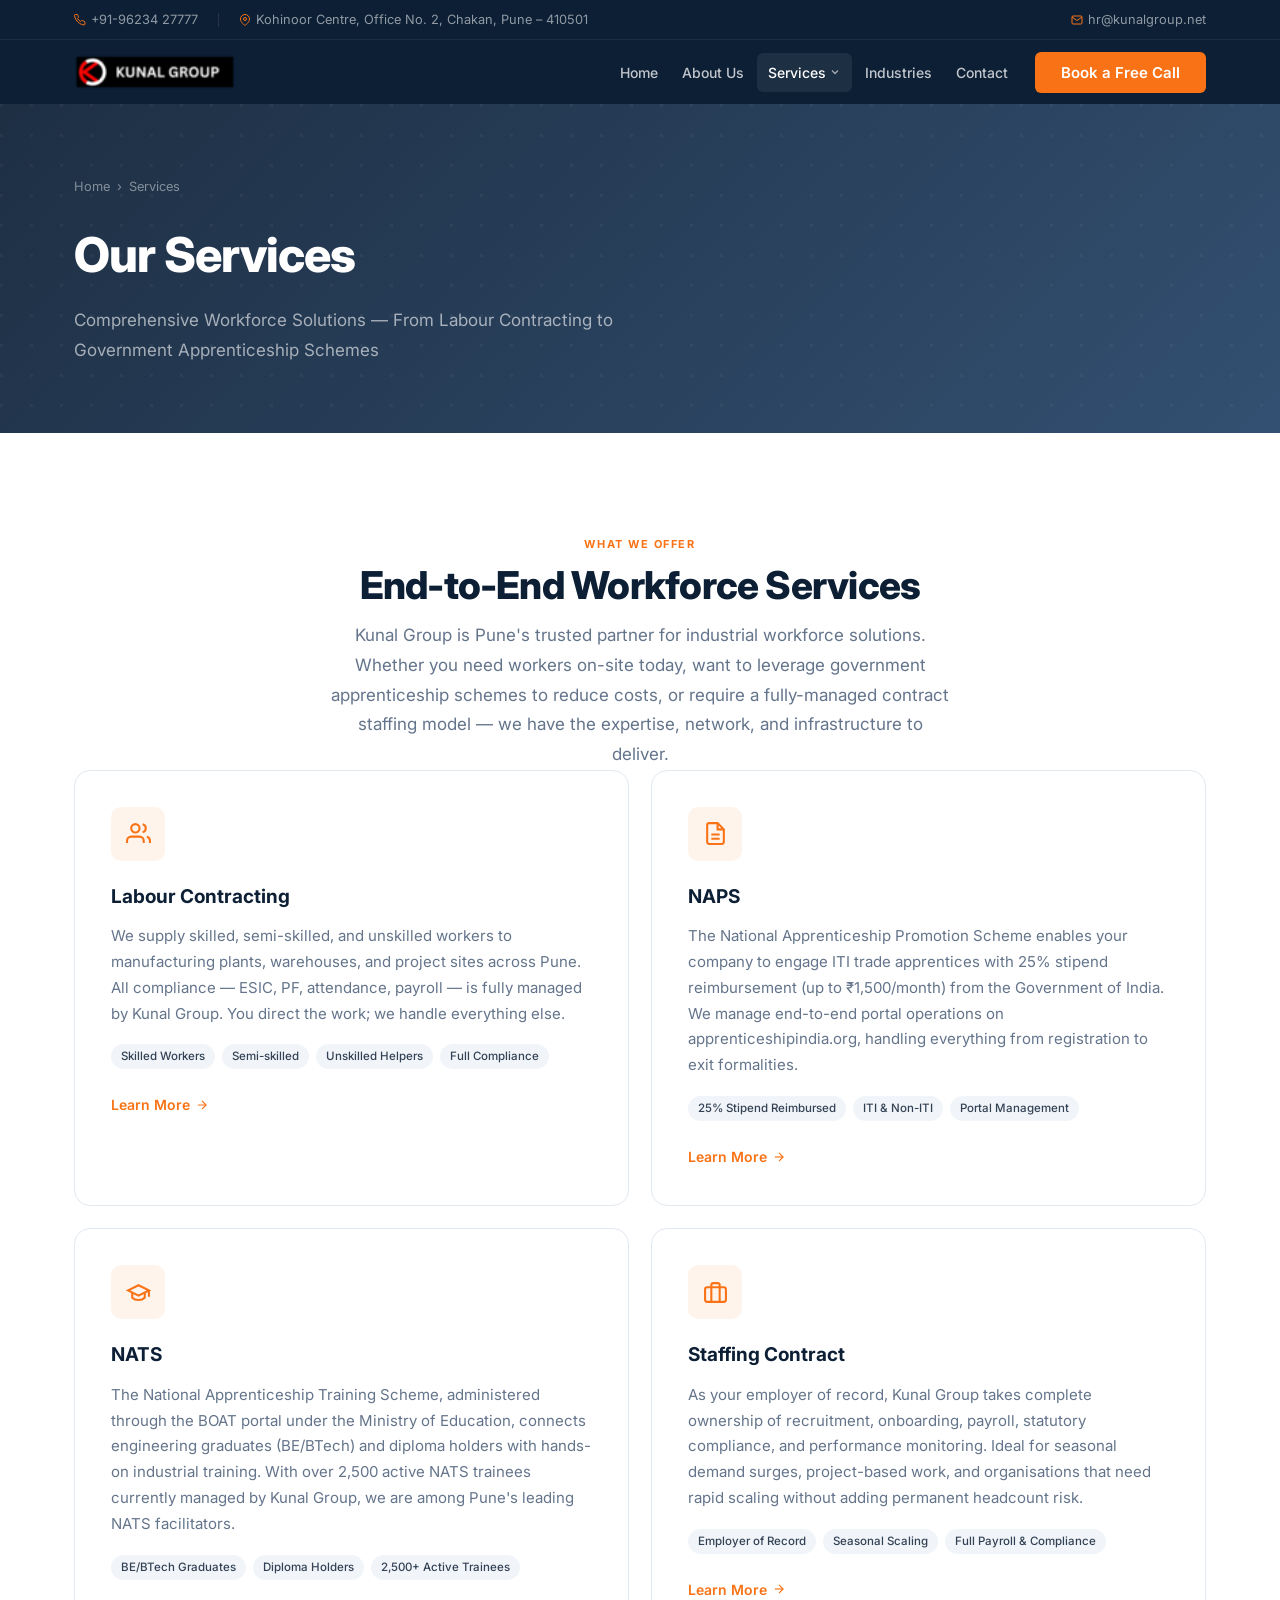
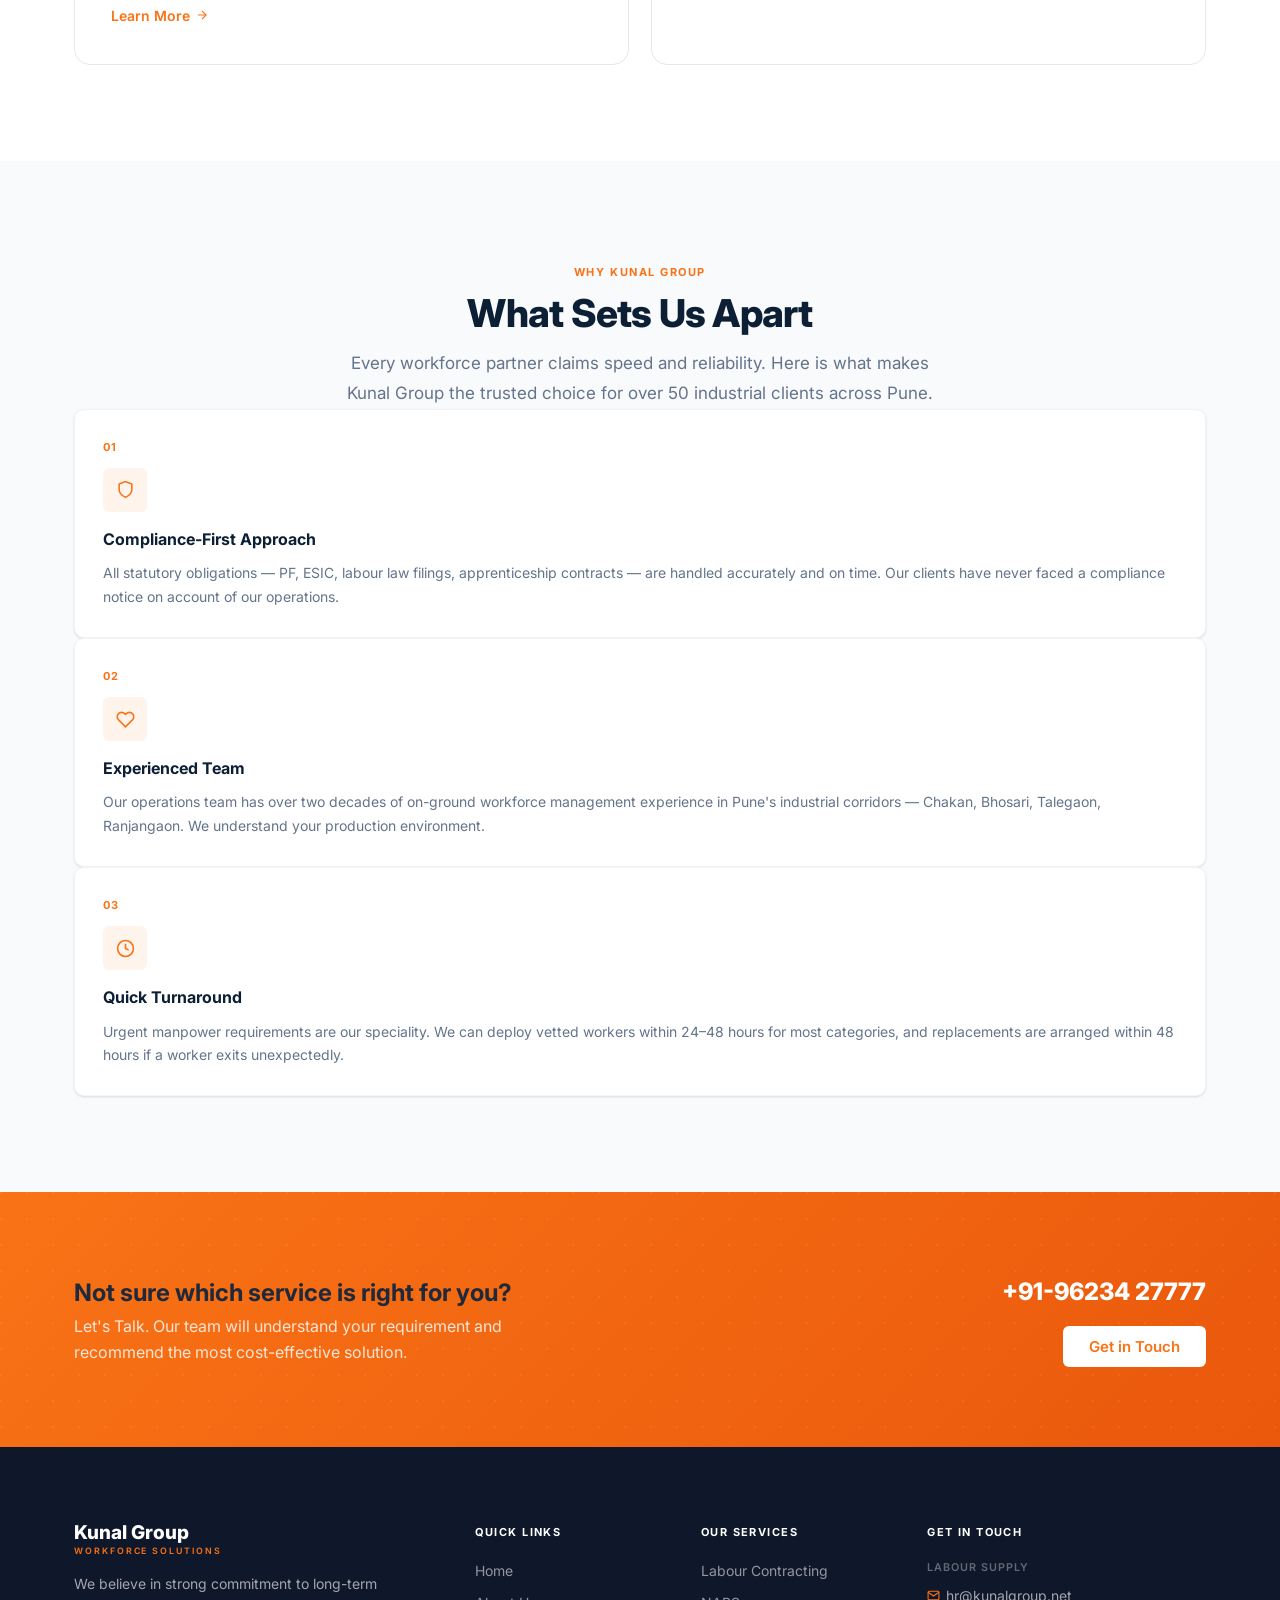
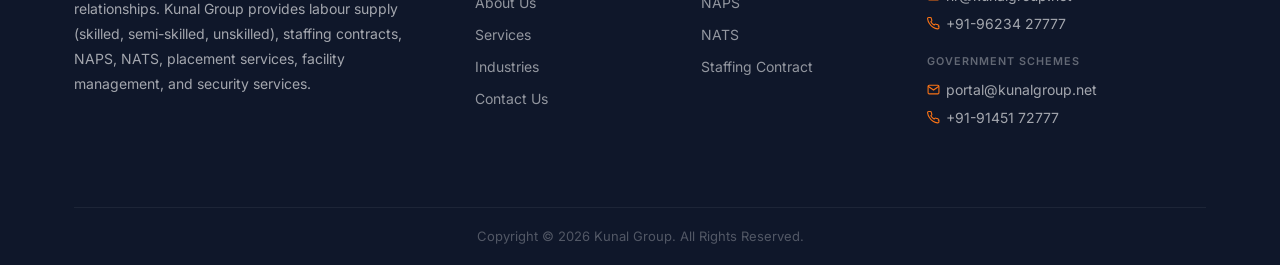
<file: services.html>
<!DOCTYPE html>
<html lang="en">
<head>
  <meta charset="UTF-8">
  <meta name="viewport" content="width=device-width, initial-scale=1.0">
  <title>Our Services — Labour Contracting, NAPS, NATS &amp; Staffing | Kunal Group</title>
  <meta name="description" content="Kunal Group offers comprehensive workforce solutions in Pune — Labour Contracting, NAPS, NATS, and Staffing Contract services with full compliance management.">
  <link rel="preconnect" href="https://fonts.googleapis.com">
  <link rel="preconnect" href="https://fonts.gstatic.com" crossorigin>
  <link href="https://fonts.googleapis.com/css2?family=Inter:wght@400;500;600;700;800&display=swap" rel="stylesheet">
  <link rel="stylesheet" href="css/style.css">
</head>
<body>

<header class="header">
  <div class="topbar">
    <div class="container">
      <div class="topbar-left">
        <a class="topbar-item" href="tel:+919623427777"><svg viewBox="0 0 24 24" fill="none" stroke="currentColor" stroke-width="2"><path d="M22 16.92v3a2 2 0 0 1-2.18 2 19.79 19.79 0 0 1-8.63-3.07A19.5 19.5 0 0 1 4.46 12 19.79 19.79 0 0 1 1.12 3.46 2 2 0 0 1 3.09 1h3a2 2 0 0 1 2 1.72c.127.96.361 1.903.7 2.81a2 2 0 0 1-.45 2.11L7.09 8.91a16 16 0 0 0 6 6l1.27-1.27a2 2 0 0 1 2.11-.45c.907.339 1.85.573 2.81.7A2 2 0 0 1 21 16v.92z"/></svg>+91-96234 27777</a>
        <div class="topbar-divider"></div>
        <span class="topbar-item"><svg viewBox="0 0 24 24" fill="none" stroke="currentColor" stroke-width="2"><path d="M21 10c0 7-9 13-9 13s-9-6-9-13a9 9 0 0 1 18 0z"/><circle cx="12" cy="10" r="3"/></svg>Kohinoor Centre, Office No. 2, Chakan, Pune – 410501</span>
      </div>
      <div class="topbar-right">
        <a class="topbar-item" href="mailto:hr@kunalgroup.net"><svg viewBox="0 0 24 24" fill="none" stroke="currentColor" stroke-width="2"><path d="M4 4h16c1.1 0 2 .9 2 2v12c0 1.1-.9 2-2 2H4c-1.1 0-2-.9-2-2V6c0-1.1.9-2 2-2z"/><polyline points="22,6 12,13 2,6"/></svg>hr@kunalgroup.net</a>
      </div>
    </div>
  </div>
  <nav class="nav">
    <div class="container">
      <a href="index.html" class="logo"><img src="images/logo.png" alt="Kunal Group — Workforce Solutions" style="height:38px;width:auto;display:block;"></a>
      <ul class="nav-list">
        <li><a href="index.html" class="nav-link">Home</a></li>
        <li><a href="about.html" class="nav-link">About Us</a></li>
        <li class="nav-item">
          <a href="services.html" class="nav-link active">Services <svg viewBox="0 0 24 24" fill="none" stroke="currentColor" stroke-width="2.5"><polyline points="6 9 12 15 18 9"/></svg></a>
          <div class="dropdown">
            <a href="labour-contracting.html" class="dd-item"><div class="dd-icon"><svg viewBox="0 0 24 24" fill="none" stroke="currentColor" stroke-width="2"><path d="M17 21v-2a4 4 0 0 0-4-4H5a4 4 0 0 0-4 4v2"/><circle cx="9" cy="7" r="4"/><path d="M23 21v-2a4 4 0 0 0-3-3.87"/><path d="M16 3.13a4 4 0 0 1 0 7.75"/></svg></div><div><div class="dd-name">Labour Contracting</div><div class="dd-desc">Skilled, semi-skilled &amp; unskilled workers</div></div></a>
            <a href="naps.html" class="dd-item"><div class="dd-icon"><svg viewBox="0 0 24 24" fill="none" stroke="currentColor" stroke-width="2"><path d="M14 2H6a2 2 0 0 0-2 2v16a2 2 0 0 0 2 2h12a2 2 0 0 0 2-2V8z"/><polyline points="14 2 14 8 20 8"/><line x1="16" y1="13" x2="8" y2="13"/><line x1="16" y1="17" x2="8" y2="17"/></svg></div><div><div class="dd-name">NAPS</div><div class="dd-desc">National Apprenticeship Promotion Scheme</div></div></a>
            <a href="nats.html" class="dd-item"><div class="dd-icon"><svg viewBox="0 0 24 24" fill="none" stroke="currentColor" stroke-width="2"><path d="M22 10v6M2 10l10-5 10 5-10 5z"/><path d="M6 12v5c3 3 9 3 12 0v-5"/></svg></div><div><div class="dd-name">NATS</div><div class="dd-desc">National Apprenticeship Training Scheme</div></div></a>
            <a href="staffing-contract.html" class="dd-item"><div class="dd-icon"><svg viewBox="0 0 24 24" fill="none" stroke="currentColor" stroke-width="2"><rect x="2" y="7" width="20" height="14" rx="2"/><path d="M16 21V5a2 2 0 0 0-2-2h-4a2 2 0 0 0-2 2v16"/></svg></div><div><div class="dd-name">Staffing Contract</div><div class="dd-desc">Flexible, fully-managed contract workforce</div></div></a>
          </div>
        </li>
        <li><a href="industries.html" class="nav-link">Industries</a></li>
        <li><a href="contact.html" class="nav-link">Contact</a></li>
      </ul>
      <a href="contact.html" class="btn btn-primary nav-cta">Book a Free Call</a>
      <button class="hamburger" aria-label="Menu"><span></span><span></span><span></span></button>
    </div>
  </nav>
</header>

<main>

  <!-- Page Hero -->
  <section class="page-hero" style="background: linear-gradient(135deg, rgba(12,31,53,0.93) 0%, rgba(26,58,96,0.89) 100%), url('https://images.unsplash.com/photo-1741176508062-a79aa6b48bdc?auto=format&fit=crop&w=1400&q=80') center/cover no-repeat;">
    <div class="container">
      <nav class="breadcrumb" aria-label="Breadcrumb">
        <a href="index.html">Home</a>
        <span>›</span>
        <span>Services</span>
      </nav>
      <h1 class="page-hero-title fade-up">Our Services</h1>
      <p class="page-hero-sub fade-up delay-1">Comprehensive Workforce Solutions — From Labour Contracting to Government Apprenticeship Schemes</p>
    </div>
  </section>

  <!-- Services Overview -->
  <section class="section">
    <div class="container">
      <div class="section-hd--center fade-up">
        <span class="section-label">What We Offer</span>
        <h2 class="section-title">End-to-End Workforce Services</h2>
        <p class="section-sub">Kunal Group is Pune's trusted partner for industrial workforce solutions. Whether you need workers on-site today, want to leverage government apprenticeship schemes to reduce costs, or require a fully-managed contract staffing model — we have the expertise, network, and infrastructure to deliver.</p>
      </div>

      <div class="services-grid fade-up delay-1">

        <div class="svc-card">
          <div class="svc-icon">
            <svg viewBox="0 0 24 24" fill="none" stroke="currentColor" stroke-width="2"><path d="M17 21v-2a4 4 0 0 0-4-4H5a4 4 0 0 0-4 4v2"/><circle cx="9" cy="7" r="4"/><path d="M23 21v-2a4 4 0 0 0-3-3.87"/><path d="M16 3.13a4 4 0 0 1 0 7.75"/></svg>
          </div>
          <h3 class="svc-title">Labour Contracting</h3>
          <p class="svc-desc">We supply skilled, semi-skilled, and unskilled workers to manufacturing plants, warehouses, and project sites across Pune. All compliance — ESIC, PF, attendance, payroll — is fully managed by Kunal Group. You direct the work; we handle everything else.</p>
          <div class="svc-tags">
            <span class="svc-tag">Skilled Workers</span>
            <span class="svc-tag">Semi-skilled</span>
            <span class="svc-tag">Unskilled Helpers</span>
            <span class="svc-tag">Full Compliance</span>
          </div>
          <a href="labour-contracting.html" class="svc-more">Learn More <svg viewBox="0 0 24 24" fill="none" stroke="currentColor" stroke-width="2"><line x1="5" y1="12" x2="19" y2="12"/><polyline points="12 5 19 12 12 19"/></svg></a>
        </div>

        <div class="svc-card">
          <div class="svc-icon">
            <svg viewBox="0 0 24 24" fill="none" stroke="currentColor" stroke-width="2"><path d="M14 2H6a2 2 0 0 0-2 2v16a2 2 0 0 0 2 2h12a2 2 0 0 0 2-2V8z"/><polyline points="14 2 14 8 20 8"/><line x1="16" y1="13" x2="8" y2="13"/><line x1="16" y1="17" x2="8" y2="17"/></svg>
          </div>
          <h3 class="svc-title">NAPS</h3>
          <p class="svc-desc">The National Apprenticeship Promotion Scheme enables your company to engage ITI trade apprentices with 25% stipend reimbursement (up to ₹1,500/month) from the Government of India. We manage end-to-end portal operations on apprenticeshipindia.org, handling everything from registration to exit formalities.</p>
          <div class="svc-tags">
            <span class="svc-tag">25% Stipend Reimbursed</span>
            <span class="svc-tag">ITI & Non-ITI</span>
            <span class="svc-tag">Portal Management</span>
          </div>
          <a href="naps.html" class="svc-more">Learn More <svg viewBox="0 0 24 24" fill="none" stroke="currentColor" stroke-width="2"><line x1="5" y1="12" x2="19" y2="12"/><polyline points="12 5 19 12 12 19"/></svg></a>
        </div>

        <div class="svc-card">
          <div class="svc-icon">
            <svg viewBox="0 0 24 24" fill="none" stroke="currentColor" stroke-width="2"><path d="M22 10v6M2 10l10-5 10 5-10 5z"/><path d="M6 12v5c3 3 9 3 12 0v-5"/></svg>
          </div>
          <h3 class="svc-title">NATS</h3>
          <p class="svc-desc">The National Apprenticeship Training Scheme, administered through the BOAT portal under the Ministry of Education, connects engineering graduates (BE/BTech) and diploma holders with hands-on industrial training. With over 2,500 active NATS trainees currently managed by Kunal Group, we are among Pune's leading NATS facilitators.</p>
          <div class="svc-tags">
            <span class="svc-tag">BE/BTech Graduates</span>
            <span class="svc-tag">Diploma Holders</span>
            <span class="svc-tag">2,500+ Active Trainees</span>
          </div>
          <a href="nats.html" class="svc-more">Learn More <svg viewBox="0 0 24 24" fill="none" stroke="currentColor" stroke-width="2"><line x1="5" y1="12" x2="19" y2="12"/><polyline points="12 5 19 12 12 19"/></svg></a>
        </div>

        <div class="svc-card">
          <div class="svc-icon">
            <svg viewBox="0 0 24 24" fill="none" stroke="currentColor" stroke-width="2"><rect x="2" y="7" width="20" height="14" rx="2"/><path d="M16 21V5a2 2 0 0 0-2-2h-4a2 2 0 0 0-2 2v16"/></svg>
          </div>
          <h3 class="svc-title">Staffing Contract</h3>
          <p class="svc-desc">As your employer of record, Kunal Group takes complete ownership of recruitment, onboarding, payroll, statutory compliance, and performance monitoring. Ideal for seasonal demand surges, project-based work, and organisations that need rapid scaling without adding permanent headcount risk.</p>
          <div class="svc-tags">
            <span class="svc-tag">Employer of Record</span>
            <span class="svc-tag">Seasonal Scaling</span>
            <span class="svc-tag">Full Payroll & Compliance</span>
          </div>
          <a href="staffing-contract.html" class="svc-more">Learn More <svg viewBox="0 0 24 24" fill="none" stroke="currentColor" stroke-width="2"><line x1="5" y1="12" x2="19" y2="12"/><polyline points="12 5 19 12 12 19"/></svg></a>
        </div>

      </div>
    </div>
  </section>

  <!-- Why Us Mini Section -->
  <section class="section section--alt">
    <div class="container">
      <div class="section-hd--center fade-up">
        <span class="section-label">Why Kunal Group</span>
        <h2 class="section-title">What Sets Us Apart</h2>
        <p class="section-sub">Every workforce partner claims speed and reliability. Here is what makes Kunal Group the trusted choice for over 50 industrial clients across Pune.</p>
      </div>
      <div class="reasons-row">

        <div class="reason-card fade-up delay-1">
          <div class="reason-num">01</div>
          <div class="reason-icon">
            <svg viewBox="0 0 24 24" fill="none" stroke="currentColor" stroke-width="2"><path d="M12 22s8-4 8-10V5l-8-3-8 3v7c0 6 8 10 8 10z"/></svg>
          </div>
          <h3 class="reason-title">Compliance-First Approach</h3>
          <p class="reason-desc">All statutory obligations — PF, ESIC, labour law filings, apprenticeship contracts — are handled accurately and on time. Our clients have never faced a compliance notice on account of our operations.</p>
        </div>

        <div class="reason-card fade-up delay-2">
          <div class="reason-num">02</div>
          <div class="reason-icon">
            <svg viewBox="0 0 24 24" fill="none" stroke="currentColor" stroke-width="2"><path d="M20.84 4.61a5.5 5.5 0 0 0-7.78 0L12 5.67l-1.06-1.06a5.5 5.5 0 0 0-7.78 7.78l1.06 1.06L12 21.23l7.78-7.78 1.06-1.06a5.5 5.5 0 0 0 0-7.78z"/></svg>
          </div>
          <h3 class="reason-title">Experienced Team</h3>
          <p class="reason-desc">Our operations team has over two decades of on-ground workforce management experience in Pune's industrial corridors — Chakan, Bhosari, Talegaon, Ranjangaon. We understand your production environment.</p>
        </div>

        <div class="reason-card fade-up delay-3">
          <div class="reason-num">03</div>
          <div class="reason-icon">
            <svg viewBox="0 0 24 24" fill="none" stroke="currentColor" stroke-width="2"><circle cx="12" cy="12" r="10"/><polyline points="12 6 12 12 16 14"/></svg>
          </div>
          <h3 class="reason-title">Quick Turnaround</h3>
          <p class="reason-desc">Urgent manpower requirements are our speciality. We can deploy vetted workers within 24–48 hours for most categories, and replacements are arranged within 48 hours if a worker exits unexpectedly.</p>
        </div>

      </div>
    </div>
  </section>

  <!-- CTA Band -->
  <section class="cta-band">
    <div class="container">
      <div class="cta-band-text">
        <h2>Not sure which service is right for you?</h2>
        <p>Let's Talk. Our team will understand your requirement and recommend the most cost-effective solution.</p>
      </div>
      <div class="cta-band-right">
        <a href="tel:+919623427777" class="cta-big-phone">+91-96234 27777</a>
        <a href="contact.html" class="btn btn-white">Get in Touch</a>
      </div>
    </div>
  </section>

</main>

<footer class="footer">
  <div class="container">
    <div class="footer-grid">
      <div>
        <div class="footer-brand-name">Kunal Group</div>
        <span class="footer-brand-tag">Workforce Solutions</span>
        <p class="footer-about">We believe in strong commitment to long-term relationships. Kunal Group provides labour supply (skilled, semi-skilled, unskilled), staffing contracts, NAPS, NATS, placement services, facility management, and security services.</p>
      </div>
      <div>
        <div class="footer-heading">Quick Links</div>
        <ul class="footer-links">
          <li><a href="index.html" class="footer-lnk">Home</a></li>
          <li><a href="about.html" class="footer-lnk">About Us</a></li>
          <li><a href="services.html" class="footer-lnk">Services</a></li>
          <li><a href="industries.html" class="footer-lnk">Industries</a></li>
          <li><a href="contact.html" class="footer-lnk">Contact Us</a></li>
        </ul>
      </div>
      <div>
        <div class="footer-heading">Our Services</div>
        <ul class="footer-links">
          <li><a href="labour-contracting.html" class="footer-lnk">Labour Contracting</a></li>
          <li><a href="naps.html" class="footer-lnk">NAPS</a></li>
          <li><a href="nats.html" class="footer-lnk">NATS</a></li>
          <li><a href="staffing-contract.html" class="footer-lnk">Staffing Contract</a></li>
        </ul>
      </div>
      <div>
        <div class="footer-heading">Get In Touch</div>
        <div class="footer-contact-block">
          <div class="footer-contact-lbl">Labour Supply</div>
          <a href="mailto:hr@kunalgroup.net" class="footer-contact-row"><svg viewBox="0 0 24 24" fill="none" stroke="currentColor" stroke-width="2"><path d="M4 4h16c1.1 0 2 .9 2 2v12c0 1.1-.9 2-2 2H4c-1.1 0-2-.9-2-2V6c0-1.1.9-2 2-2z"/><polyline points="22,6 12,13 2,6"/></svg>hr@kunalgroup.net</a>
          <a href="tel:+919623427777" class="footer-contact-row"><svg viewBox="0 0 24 24" fill="none" stroke="currentColor" stroke-width="2"><path d="M22 16.92v3a2 2 0 0 1-2.18 2 19.79 19.79 0 0 1-8.63-3.07A19.5 19.5 0 0 1 4.46 12 19.79 19.79 0 0 1 1.12 3.46 2 2 0 0 1 3.09 1h3a2 2 0 0 1 2 1.72c.127.96.361 1.903.7 2.81a2 2 0 0 1-.45 2.11L7.09 8.91a16 16 0 0 0 6 6l1.27-1.27a2 2 0 0 1 2.11-.45c.907.339 1.85.573 2.81.7A2 2 0 0 1 21 16v.92z"/></svg>+91-96234 27777</a>
        </div>
        <div class="footer-contact-block">
          <div class="footer-contact-lbl">Government Schemes</div>
          <a href="mailto:portal@kunalgroup.net" class="footer-contact-row"><svg viewBox="0 0 24 24" fill="none" stroke="currentColor" stroke-width="2"><path d="M4 4h16c1.1 0 2 .9 2 2v12c0 1.1-.9 2-2 2H4c-1.1 0-2-.9-2-2V6c0-1.1.9-2 2-2z"/><polyline points="22,6 12,13 2,6"/></svg>portal@kunalgroup.net</a>
          <a href="tel:+919145172777" class="footer-contact-row"><svg viewBox="0 0 24 24" fill="none" stroke="currentColor" stroke-width="2"><path d="M22 16.92v3a2 2 0 0 1-2.18 2 19.79 19.79 0 0 1-8.63-3.07A19.5 19.5 0 0 1 4.46 12 19.79 19.79 0 0 1 1.12 3.46 2 2 0 0 1 3.09 1h3a2 2 0 0 1 2 1.72c.127.96.361 1.903.7 2.81a2 2 0 0 1-.45 2.11L7.09 8.91a16 16 0 0 0 6 6l1.27-1.27a2 2 0 0 1 2.11-.45c.907.339 1.85.573 2.81.7A2 2 0 0 1 21 16v.92z"/></svg>+91-91451 72777</a>
        </div>
      </div>
    </div>
  </div>
  <div class="footer-bottom"><p>Copyright &copy; 2026 Kunal Group. All Rights Reserved.</p></div>
</footer>
<script src="js/main.js"></script>
</body>
</html>
</file>
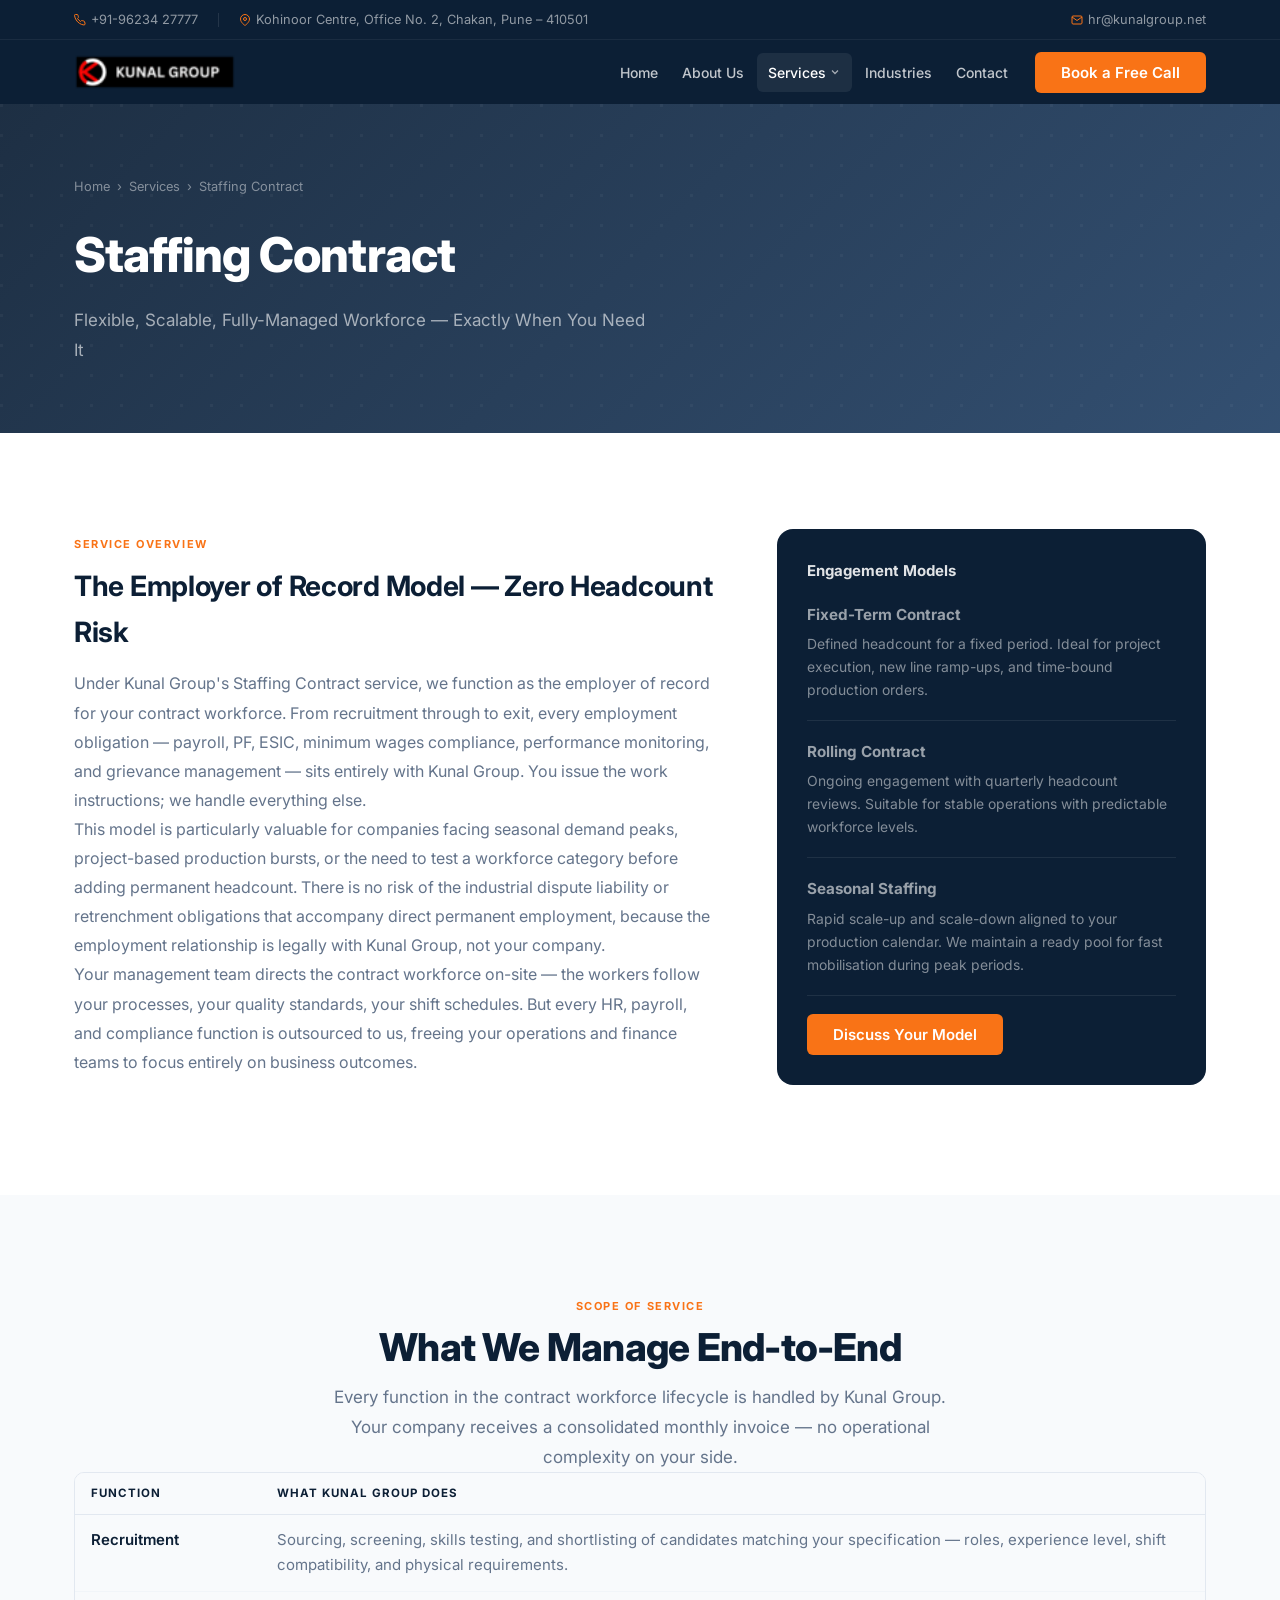
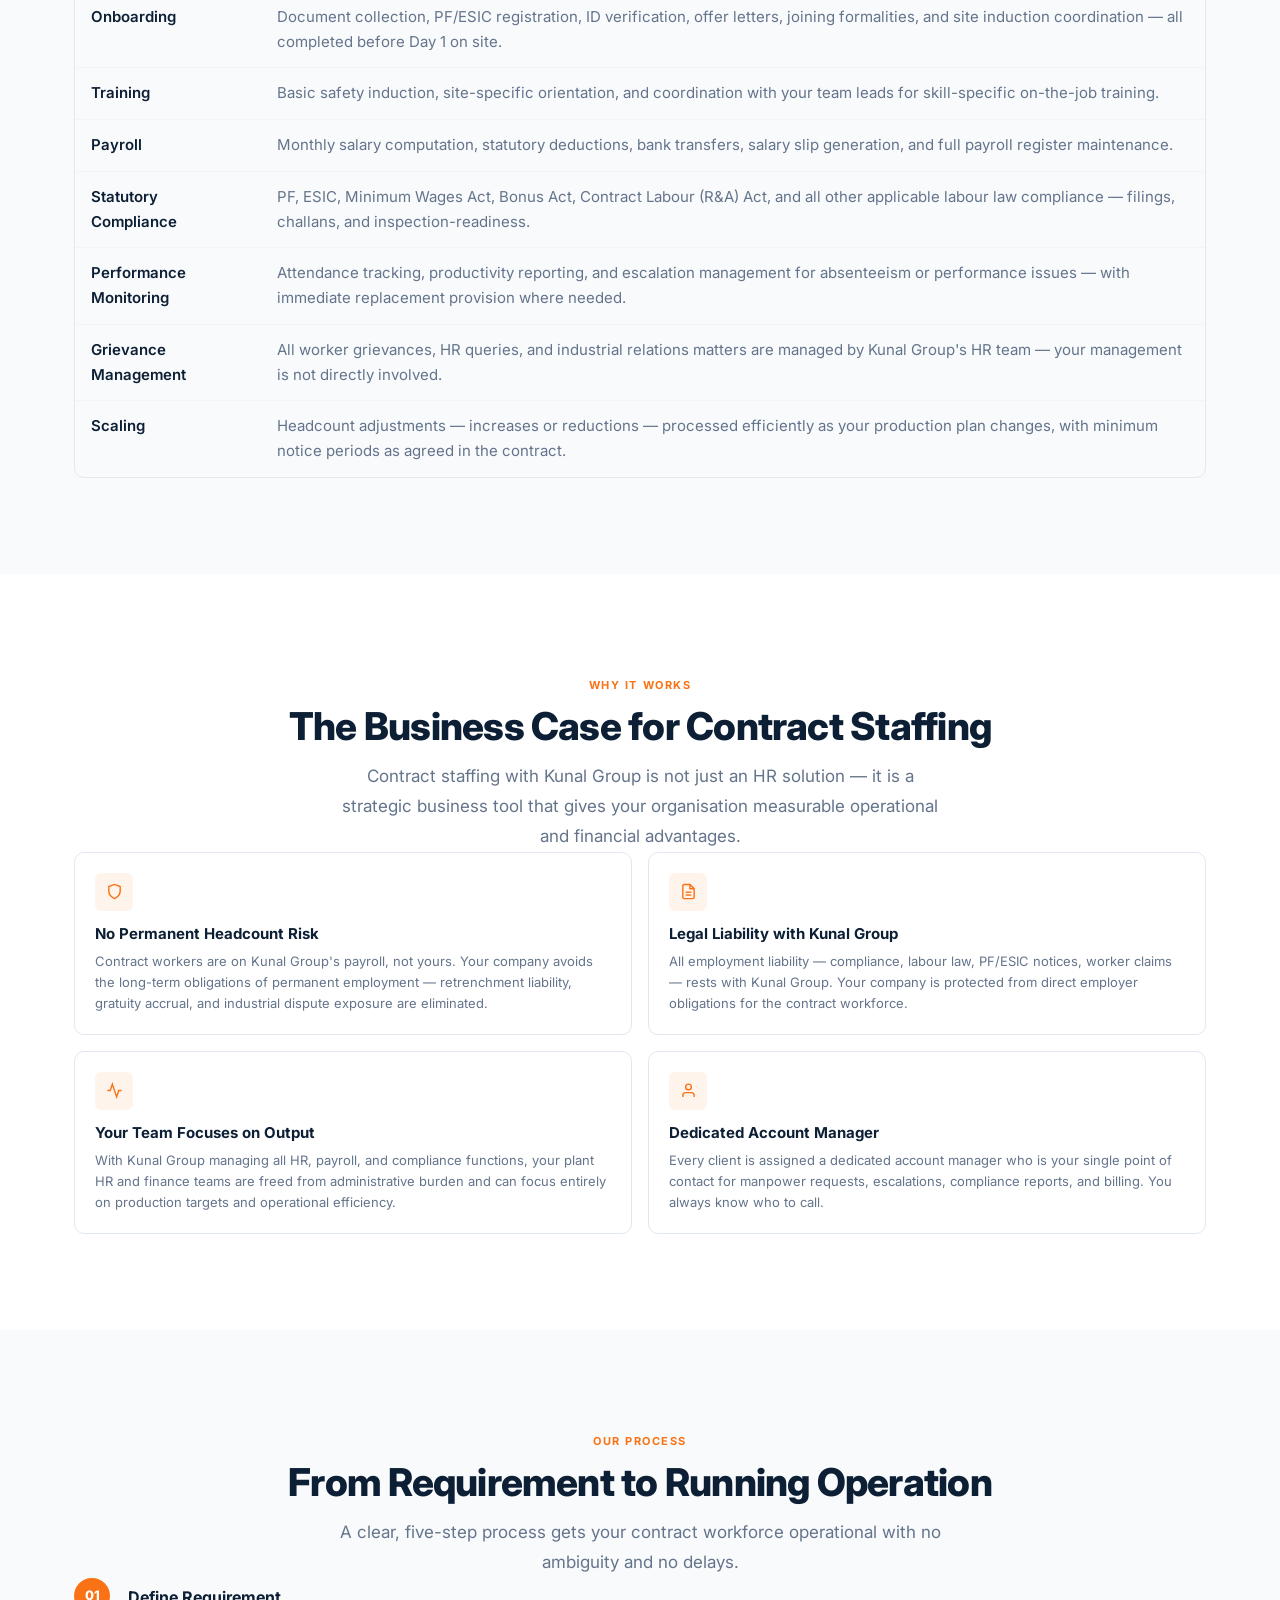
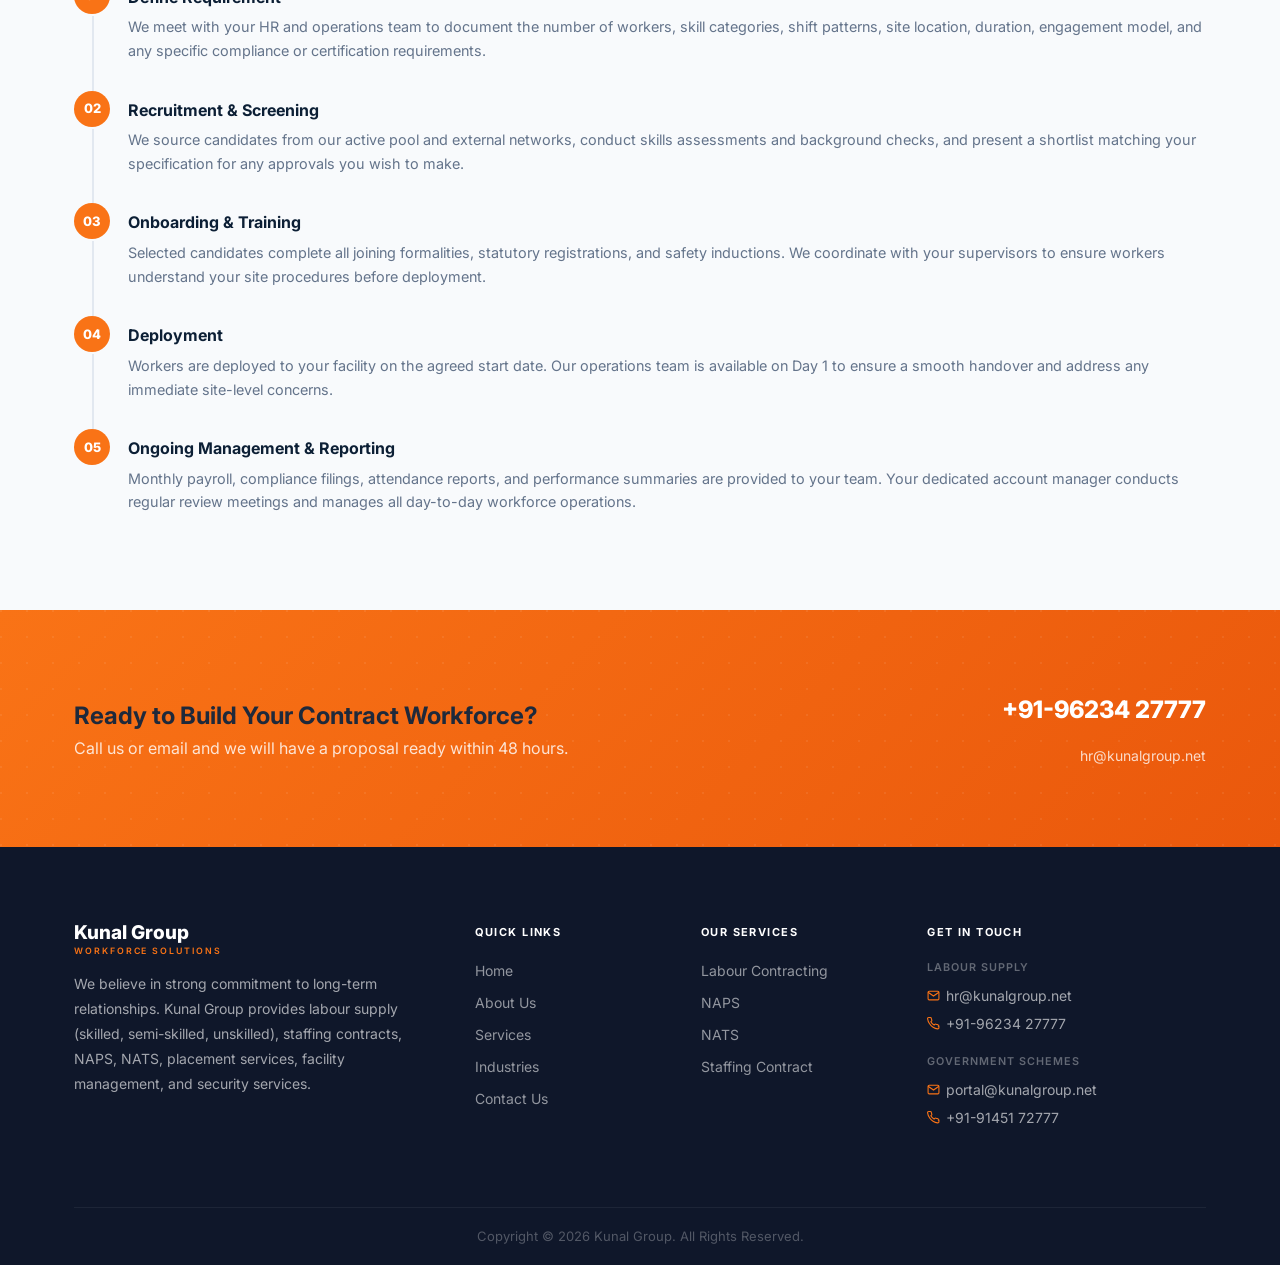
<file: staffing-contract.html>
<!DOCTYPE html>
<html lang="en">
<head>
  <meta charset="UTF-8">
  <meta name="viewport" content="width=device-width, initial-scale=1.0">
  <title>Contract Staffing Services in Pune — Flexible, Scalable Workforce | Kunal Group</title>
  <meta name="description" content="Kunal Group provides employer-of-record contract staffing in Pune — recruitment, payroll, compliance, and performance monitoring all managed. Seasonal, fixed-term, and rolling models available.">
  <link rel="preconnect" href="https://fonts.googleapis.com">
  <link rel="preconnect" href="https://fonts.gstatic.com" crossorigin>
  <link href="https://fonts.googleapis.com/css2?family=Inter:wght@400;500;600;700;800&display=swap" rel="stylesheet">
  <link rel="stylesheet" href="css/style.css">
</head>
<body>

<header class="header">
  <div class="topbar">
    <div class="container">
      <div class="topbar-left">
        <a class="topbar-item" href="tel:+919623427777"><svg viewBox="0 0 24 24" fill="none" stroke="currentColor" stroke-width="2"><path d="M22 16.92v3a2 2 0 0 1-2.18 2 19.79 19.79 0 0 1-8.63-3.07A19.5 19.5 0 0 1 4.46 12 19.79 19.79 0 0 1 1.12 3.46 2 2 0 0 1 3.09 1h3a2 2 0 0 1 2 1.72c.127.96.361 1.903.7 2.81a2 2 0 0 1-.45 2.11L7.09 8.91a16 16 0 0 0 6 6l1.27-1.27a2 2 0 0 1 2.11-.45c.907.339 1.85.573 2.81.7A2 2 0 0 1 21 16v.92z"/></svg>+91-96234 27777</a>
        <div class="topbar-divider"></div>
        <span class="topbar-item"><svg viewBox="0 0 24 24" fill="none" stroke="currentColor" stroke-width="2"><path d="M21 10c0 7-9 13-9 13s-9-6-9-13a9 9 0 0 1 18 0z"/><circle cx="12" cy="10" r="3"/></svg>Kohinoor Centre, Office No. 2, Chakan, Pune – 410501</span>
      </div>
      <div class="topbar-right">
        <a class="topbar-item" href="mailto:hr@kunalgroup.net"><svg viewBox="0 0 24 24" fill="none" stroke="currentColor" stroke-width="2"><path d="M4 4h16c1.1 0 2 .9 2 2v12c0 1.1-.9 2-2 2H4c-1.1 0-2-.9-2-2V6c0-1.1.9-2 2-2z"/><polyline points="22,6 12,13 2,6"/></svg>hr@kunalgroup.net</a>
      </div>
    </div>
  </div>
  <nav class="nav">
    <div class="container">
      <a href="index.html" class="logo"><img src="images/logo.png" alt="Kunal Group — Workforce Solutions" style="height:38px;width:auto;display:block;"></a>
      <ul class="nav-list">
        <li><a href="index.html" class="nav-link">Home</a></li>
        <li><a href="about.html" class="nav-link">About Us</a></li>
        <li class="nav-item">
          <a href="services.html" class="nav-link active">Services <svg viewBox="0 0 24 24" fill="none" stroke="currentColor" stroke-width="2.5"><polyline points="6 9 12 15 18 9"/></svg></a>
          <div class="dropdown">
            <a href="labour-contracting.html" class="dd-item"><div class="dd-icon"><svg viewBox="0 0 24 24" fill="none" stroke="currentColor" stroke-width="2"><path d="M17 21v-2a4 4 0 0 0-4-4H5a4 4 0 0 0-4 4v2"/><circle cx="9" cy="7" r="4"/><path d="M23 21v-2a4 4 0 0 0-3-3.87"/><path d="M16 3.13a4 4 0 0 1 0 7.75"/></svg></div><div><div class="dd-name">Labour Contracting</div><div class="dd-desc">Skilled, semi-skilled &amp; unskilled workers</div></div></a>
            <a href="naps.html" class="dd-item"><div class="dd-icon"><svg viewBox="0 0 24 24" fill="none" stroke="currentColor" stroke-width="2"><path d="M14 2H6a2 2 0 0 0-2 2v16a2 2 0 0 0 2 2h12a2 2 0 0 0 2-2V8z"/><polyline points="14 2 14 8 20 8"/><line x1="16" y1="13" x2="8" y2="13"/><line x1="16" y1="17" x2="8" y2="17"/></svg></div><div><div class="dd-name">NAPS</div><div class="dd-desc">National Apprenticeship Promotion Scheme</div></div></a>
            <a href="nats.html" class="dd-item"><div class="dd-icon"><svg viewBox="0 0 24 24" fill="none" stroke="currentColor" stroke-width="2"><path d="M22 10v6M2 10l10-5 10 5-10 5z"/><path d="M6 12v5c3 3 9 3 12 0v-5"/></svg></div><div><div class="dd-name">NATS</div><div class="dd-desc">National Apprenticeship Training Scheme</div></div></a>
            <a href="staffing-contract.html" class="dd-item"><div class="dd-icon"><svg viewBox="0 0 24 24" fill="none" stroke="currentColor" stroke-width="2"><rect x="2" y="7" width="20" height="14" rx="2"/><path d="M16 21V5a2 2 0 0 0-2-2h-4a2 2 0 0 0-2 2v16"/></svg></div><div><div class="dd-name">Staffing Contract</div><div class="dd-desc">Flexible, fully-managed contract workforce</div></div></a>
          </div>
        </li>
        <li><a href="industries.html" class="nav-link">Industries</a></li>
        <li><a href="contact.html" class="nav-link">Contact</a></li>
      </ul>
      <a href="contact.html" class="btn btn-primary nav-cta">Book a Free Call</a>
      <button class="hamburger" aria-label="Menu"><span></span><span></span><span></span></button>
    </div>
  </nav>
</header>

<main>

  <!-- Page Hero -->
  <section class="page-hero" style="background: linear-gradient(135deg, rgba(12,31,53,0.93) 0%, rgba(26,58,96,0.89) 100%), url('https://images.unsplash.com/photo-1741176508062-a79aa6b48bdc?auto=format&fit=crop&w=1400&q=80') center/cover no-repeat;">
    <div class="container">
      <nav class="breadcrumb" aria-label="Breadcrumb">
        <a href="index.html">Home</a>
        <span>›</span>
        <a href="services.html">Services</a>
        <span>›</span>
        <span>Staffing Contract</span>
      </nav>
      <h1 class="page-hero-title fade-up">Staffing Contract</h1>
      <p class="page-hero-sub fade-up delay-1">Flexible, Scalable, Fully-Managed Workforce — Exactly When You Need It</p>
    </div>
  </section>

  <!-- Overview -->
  <section class="section">
    <div class="container">
      <div class="two-col two-col--3-2">
        <div class="fade-up">
          <span class="section-label">Service Overview</span>
          <h2 class="content-h2">The Employer of Record Model — Zero Headcount Risk</h2>
          <div class="content-body">
            <p>Under Kunal Group's Staffing Contract service, we function as the employer of record for your contract workforce. From recruitment through to exit, every employment obligation — payroll, PF, ESIC, minimum wages compliance, performance monitoring, and grievance management — sits entirely with Kunal Group. You issue the work instructions; we handle everything else.</p>
            <p>This model is particularly valuable for companies facing seasonal demand peaks, project-based production bursts, or the need to test a workforce category before adding permanent headcount. There is no risk of the industrial dispute liability or retrenchment obligations that accompany direct permanent employment, because the employment relationship is legally with Kunal Group, not your company.</p>
            <p>Your management team directs the contract workforce on-site — the workers follow your processes, your quality standards, your shift schedules. But every HR, payroll, and compliance function is outsourced to us, freeing your operations and finance teams to focus entirely on business outcomes.</p>
          </div>
        </div>
        <div class="fade-up delay-2">
          <div class="dark-card">
            <div class="dark-card-title">Engagement Models</div>
            <div class="dark-card-row" style="flex-direction:column; align-items:flex-start; gap:0.4rem;">
              <strong style="font-size:0.95rem;">Fixed-Term Contract</strong>
              <span style="font-size:0.87rem; opacity:0.85;">Defined headcount for a fixed period. Ideal for project execution, new line ramp-ups, and time-bound production orders.</span>
            </div>
            <div class="dark-card-div"></div>
            <div class="dark-card-row" style="flex-direction:column; align-items:flex-start; gap:0.4rem;">
              <strong style="font-size:0.95rem;">Rolling Contract</strong>
              <span style="font-size:0.87rem; opacity:0.85;">Ongoing engagement with quarterly headcount reviews. Suitable for stable operations with predictable workforce levels.</span>
            </div>
            <div class="dark-card-div"></div>
            <div class="dark-card-row" style="flex-direction:column; align-items:flex-start; gap:0.4rem;">
              <strong style="font-size:0.95rem;">Seasonal Staffing</strong>
              <span style="font-size:0.87rem; opacity:0.85;">Rapid scale-up and scale-down aligned to your production calendar. We maintain a ready pool for fast mobilisation during peak periods.</span>
            </div>
            <div class="dark-card-div"></div>
            <div class="dark-card-cta">
              <a href="contact.html" class="btn btn-primary">Discuss Your Model</a>
            </div>
          </div>
        </div>
      </div>
    </div>
  </section>

  <!-- What We Manage -->
  <section class="section section--alt">
    <div class="container">
      <div class="section-hd--center fade-up">
        <span class="section-label">Scope of Service</span>
        <h2 class="section-title">What We Manage End-to-End</h2>
        <p class="section-sub">Every function in the contract workforce lifecycle is handled by Kunal Group. Your company receives a consolidated monthly invoice — no operational complexity on your side.</p>
      </div>
      <div class="tbl-wrap fade-up delay-1">
        <table class="data-tbl">
          <thead>
            <tr>
              <th>Function</th>
              <th>What Kunal Group Does</th>
            </tr>
          </thead>
          <tbody>
            <tr>
              <td><strong>Recruitment</strong></td>
              <td>Sourcing, screening, skills testing, and shortlisting of candidates matching your specification — roles, experience level, shift compatibility, and physical requirements.</td>
            </tr>
            <tr>
              <td><strong>Onboarding</strong></td>
              <td>Document collection, PF/ESIC registration, ID verification, offer letters, joining formalities, and site induction coordination — all completed before Day 1 on site.</td>
            </tr>
            <tr>
              <td><strong>Training</strong></td>
              <td>Basic safety induction, site-specific orientation, and coordination with your team leads for skill-specific on-the-job training.</td>
            </tr>
            <tr>
              <td><strong>Payroll</strong></td>
              <td>Monthly salary computation, statutory deductions, bank transfers, salary slip generation, and full payroll register maintenance.</td>
            </tr>
            <tr>
              <td><strong>Statutory Compliance</strong></td>
              <td>PF, ESIC, Minimum Wages Act, Bonus Act, Contract Labour (R&amp;A) Act, and all other applicable labour law compliance — filings, challans, and inspection-readiness.</td>
            </tr>
            <tr>
              <td><strong>Performance Monitoring</strong></td>
              <td>Attendance tracking, productivity reporting, and escalation management for absenteeism or performance issues — with immediate replacement provision where needed.</td>
            </tr>
            <tr>
              <td><strong>Grievance Management</strong></td>
              <td>All worker grievances, HR queries, and industrial relations matters are managed by Kunal Group's HR team — your management is not directly involved.</td>
            </tr>
            <tr>
              <td><strong>Scaling</strong></td>
              <td>Headcount adjustments — increases or reductions — processed efficiently as your production plan changes, with minimum notice periods as agreed in the contract.</td>
            </tr>
          </tbody>
        </table>
      </div>
    </div>
  </section>

  <!-- Why This Works -->
  <section class="section">
    <div class="container">
      <div class="section-hd--center fade-up">
        <span class="section-label">Why It Works</span>
        <h2 class="section-title">The Business Case for Contract Staffing</h2>
        <p class="section-sub">Contract staffing with Kunal Group is not just an HR solution — it is a strategic business tool that gives your organisation measurable operational and financial advantages.</p>
      </div>
      <div class="benefit-grid fade-up delay-1">

        <div class="benefit-item">
          <div class="benefit-icon">
            <svg viewBox="0 0 24 24" fill="none" stroke="currentColor" stroke-width="2"><path d="M12 22s8-4 8-10V5l-8-3-8 3v7c0 6 8 10 8 10z"/></svg>
          </div>
          <div class="benefit-title">No Permanent Headcount Risk</div>
          <div class="benefit-desc">Contract workers are on Kunal Group's payroll, not yours. Your company avoids the long-term obligations of permanent employment — retrenchment liability, gratuity accrual, and industrial dispute exposure are eliminated.</div>
        </div>

        <div class="benefit-item">
          <div class="benefit-icon">
            <svg viewBox="0 0 24 24" fill="none" stroke="currentColor" stroke-width="2"><path d="M14 2H6a2 2 0 0 0-2 2v16a2 2 0 0 0 2 2h12a2 2 0 0 0 2-2V8z"/><polyline points="14 2 14 8 20 8"/><line x1="16" y1="13" x2="8" y2="13"/><line x1="16" y1="17" x2="8" y2="17"/></svg>
          </div>
          <div class="benefit-title">Legal Liability with Kunal Group</div>
          <div class="benefit-desc">All employment liability — compliance, labour law, PF/ESIC notices, worker claims — rests with Kunal Group. Your company is protected from direct employer obligations for the contract workforce.</div>
        </div>

        <div class="benefit-item">
          <div class="benefit-icon">
            <svg viewBox="0 0 24 24" fill="none" stroke="currentColor" stroke-width="2"><polyline points="22 12 18 12 15 21 9 3 6 12 2 12"/></svg>
          </div>
          <div class="benefit-title">Your Team Focuses on Output</div>
          <div class="benefit-desc">With Kunal Group managing all HR, payroll, and compliance functions, your plant HR and finance teams are freed from administrative burden and can focus entirely on production targets and operational efficiency.</div>
        </div>

        <div class="benefit-item">
          <div class="benefit-icon">
            <svg viewBox="0 0 24 24" fill="none" stroke="currentColor" stroke-width="2"><path d="M20 21v-2a4 4 0 0 0-4-4H8a4 4 0 0 0-4 4v2"/><circle cx="12" cy="7" r="4"/></svg>
          </div>
          <div class="benefit-title">Dedicated Account Manager</div>
          <div class="benefit-desc">Every client is assigned a dedicated account manager who is your single point of contact for manpower requests, escalations, compliance reports, and billing. You always know who to call.</div>
        </div>

      </div>
    </div>
  </section>

  <!-- Process -->
  <section class="section section--alt">
    <div class="container">
      <div class="section-hd--center fade-up">
        <span class="section-label">Our Process</span>
        <h2 class="section-title">From Requirement to Running Operation</h2>
        <p class="section-sub">A clear, five-step process gets your contract workforce operational with no ambiguity and no delays.</p>
      </div>
      <div class="steps fade-up delay-1">

        <div class="step">
          <div class="step-num">01</div>
          <div class="step-line"></div>
          <div class="step-body">
            <div class="step-title">Define Requirement</div>
            <div class="step-desc">We meet with your HR and operations team to document the number of workers, skill categories, shift patterns, site location, duration, engagement model, and any specific compliance or certification requirements.</div>
          </div>
        </div>

        <div class="step">
          <div class="step-num">02</div>
          <div class="step-line"></div>
          <div class="step-body">
            <div class="step-title">Recruitment &amp; Screening</div>
            <div class="step-desc">We source candidates from our active pool and external networks, conduct skills assessments and background checks, and present a shortlist matching your specification for any approvals you wish to make.</div>
          </div>
        </div>

        <div class="step">
          <div class="step-num">03</div>
          <div class="step-line"></div>
          <div class="step-body">
            <div class="step-title">Onboarding &amp; Training</div>
            <div class="step-desc">Selected candidates complete all joining formalities, statutory registrations, and safety inductions. We coordinate with your supervisors to ensure workers understand your site procedures before deployment.</div>
          </div>
        </div>

        <div class="step">
          <div class="step-num">04</div>
          <div class="step-line"></div>
          <div class="step-body">
            <div class="step-title">Deployment</div>
            <div class="step-desc">Workers are deployed to your facility on the agreed start date. Our operations team is available on Day 1 to ensure a smooth handover and address any immediate site-level concerns.</div>
          </div>
        </div>

        <div class="step">
          <div class="step-num">05</div>
          <div class="step-line"></div>
          <div class="step-body">
            <div class="step-title">Ongoing Management &amp; Reporting</div>
            <div class="step-desc">Monthly payroll, compliance filings, attendance reports, and performance summaries are provided to your team. Your dedicated account manager conducts regular review meetings and manages all day-to-day workforce operations.</div>
          </div>
        </div>

      </div>
    </div>
  </section>

  <!-- CTA Band -->
  <section class="cta-band">
    <div class="container">
      <div class="cta-band-text">
        <h2>Ready to Build Your Contract Workforce?</h2>
        <p>Call us or email and we will have a proposal ready within 48 hours.</p>
      </div>
      <div class="cta-band-right">
        <a href="tel:+919623427777" class="cta-big-phone">+91-96234 27777</a>
        <a href="mailto:hr@kunalgroup.net" class="cta-email-link">hr@kunalgroup.net</a>
      </div>
    </div>
  </section>

</main>

<footer class="footer">
  <div class="container">
    <div class="footer-grid">
      <div>
        <div class="footer-brand-name">Kunal Group</div>
        <span class="footer-brand-tag">Workforce Solutions</span>
        <p class="footer-about">We believe in strong commitment to long-term relationships. Kunal Group provides labour supply (skilled, semi-skilled, unskilled), staffing contracts, NAPS, NATS, placement services, facility management, and security services.</p>
      </div>
      <div>
        <div class="footer-heading">Quick Links</div>
        <ul class="footer-links">
          <li><a href="index.html" class="footer-lnk">Home</a></li>
          <li><a href="about.html" class="footer-lnk">About Us</a></li>
          <li><a href="services.html" class="footer-lnk">Services</a></li>
          <li><a href="industries.html" class="footer-lnk">Industries</a></li>
          <li><a href="contact.html" class="footer-lnk">Contact Us</a></li>
        </ul>
      </div>
      <div>
        <div class="footer-heading">Our Services</div>
        <ul class="footer-links">
          <li><a href="labour-contracting.html" class="footer-lnk">Labour Contracting</a></li>
          <li><a href="naps.html" class="footer-lnk">NAPS</a></li>
          <li><a href="nats.html" class="footer-lnk">NATS</a></li>
          <li><a href="staffing-contract.html" class="footer-lnk">Staffing Contract</a></li>
        </ul>
      </div>
      <div>
        <div class="footer-heading">Get In Touch</div>
        <div class="footer-contact-block">
          <div class="footer-contact-lbl">Labour Supply</div>
          <a href="mailto:hr@kunalgroup.net" class="footer-contact-row"><svg viewBox="0 0 24 24" fill="none" stroke="currentColor" stroke-width="2"><path d="M4 4h16c1.1 0 2 .9 2 2v12c0 1.1-.9 2-2 2H4c-1.1 0-2-.9-2-2V6c0-1.1.9-2 2-2z"/><polyline points="22,6 12,13 2,6"/></svg>hr@kunalgroup.net</a>
          <a href="tel:+919623427777" class="footer-contact-row"><svg viewBox="0 0 24 24" fill="none" stroke="currentColor" stroke-width="2"><path d="M22 16.92v3a2 2 0 0 1-2.18 2 19.79 19.79 0 0 1-8.63-3.07A19.5 19.5 0 0 1 4.46 12 19.79 19.79 0 0 1 1.12 3.46 2 2 0 0 1 3.09 1h3a2 2 0 0 1 2 1.72c.127.96.361 1.903.7 2.81a2 2 0 0 1-.45 2.11L7.09 8.91a16 16 0 0 0 6 6l1.27-1.27a2 2 0 0 1 2.11-.45c.907.339 1.85.573 2.81.7A2 2 0 0 1 21 16v.92z"/></svg>+91-96234 27777</a>
        </div>
        <div class="footer-contact-block">
          <div class="footer-contact-lbl">Government Schemes</div>
          <a href="mailto:portal@kunalgroup.net" class="footer-contact-row"><svg viewBox="0 0 24 24" fill="none" stroke="currentColor" stroke-width="2"><path d="M4 4h16c1.1 0 2 .9 2 2v12c0 1.1-.9 2-2 2H4c-1.1 0-2-.9-2-2V6c0-1.1.9-2 2-2z"/><polyline points="22,6 12,13 2,6"/></svg>portal@kunalgroup.net</a>
          <a href="tel:+919145172777" class="footer-contact-row"><svg viewBox="0 0 24 24" fill="none" stroke="currentColor" stroke-width="2"><path d="M22 16.92v3a2 2 0 0 1-2.18 2 19.79 19.79 0 0 1-8.63-3.07A19.5 19.5 0 0 1 4.46 12 19.79 19.79 0 0 1 1.12 3.46 2 2 0 0 1 3.09 1h3a2 2 0 0 1 2 1.72c.127.96.361 1.903.7 2.81a2 2 0 0 1-.45 2.11L7.09 8.91a16 16 0 0 0 6 6l1.27-1.27a2 2 0 0 1 2.11-.45c.907.339 1.85.573 2.81.7A2 2 0 0 1 21 16v.92z"/></svg>+91-91451 72777</a>
        </div>
      </div>
    </div>
  </div>
  <div class="footer-bottom"><p>Copyright &copy; 2026 Kunal Group. All Rights Reserved.</p></div>
</footer>
<script src="js/main.js"></script>
</body>
</html>
</file>
<file: css/style.css>
/* ============================================================
   KUNAL GROUP — MAIN STYLESHEET
   ============================================================ */

/* 1. Variables & Reset
   ============================================================ */
:root {
  --navy:        #0c1f35;
  --navy-mid:    #142d4c;
  --navy-light:  #1a3a60;
  --orange:      #f97316;
  --orange-dark: #ea6c0a;
  --orange-pale: rgba(249,115,22,0.08);
  --white:       #ffffff;
  --gray-50:     #f8fafc;
  --gray-100:    #f1f5f9;
  --gray-200:    #e2e8f0;
  --gray-400:    #94a3b8;
  --gray-500:    #64748b;
  --gray-700:    #334155;
  --gray-900:    #0f172a;
  --text:        #1e293b;
  --text-muted:  #64748b;

  --font: 'Inter', system-ui, -apple-system, BlinkMacSystemFont, 'Segoe UI', sans-serif;

  --shadow-sm: 0 1px 3px rgba(0,0,0,0.08), 0 1px 2px rgba(0,0,0,0.05);
  --shadow-md: 0 4px 16px rgba(0,0,0,0.1);
  --shadow-lg: 0 12px 36px rgba(0,0,0,0.12);
  --shadow-xl: 0 24px 64px rgba(0,0,0,0.15);

  --radius-sm: 6px;
  --radius:    10px;
  --radius-lg: 16px;

  --ease: all 0.25s ease;
  --ease-slow: all 0.4s ease;

  --max-w: 1180px;
  --py: 96px;
}

*, *::before, *::after { box-sizing: border-box; margin: 0; padding: 0; }

html { scroll-behavior: smooth; }

body {
  font-family: var(--font);
  font-size: 1rem;
  line-height: 1.65;
  color: var(--text);
  background: var(--white);
  -webkit-font-smoothing: antialiased;
}

img { max-width: 100%; height: auto; display: block; }
a   { color: inherit; text-decoration: none; }
ul  { list-style: none; }
button { cursor: pointer; border: none; background: none; font-family: var(--font); }


/* 2. Layout Helpers
   ============================================================ */
.container {
  max-width: var(--max-w);
  margin: 0 auto;
  padding: 0 24px;
}

.section       { padding: var(--py) 0; }
.section--alt  { background: var(--gray-50); }
.section--dark { background: var(--navy); color: var(--white); }

.section-label {
  display: inline-block;
  font-size: 0.6875rem;
  font-weight: 700;
  letter-spacing: 0.14em;
  text-transform: uppercase;
  color: var(--orange);
  margin-bottom: 10px;
}

.section-title {
  font-size: clamp(1.75rem, 3vw, 2.5rem);
  font-weight: 800;
  line-height: 1.15;
  color: var(--navy);
  margin-bottom: 14px;
  letter-spacing: -0.02em;
}

.section-title--light { color: var(--white); }

.section-sub {
  font-size: 1.0625rem;
  color: var(--text-muted);
  line-height: 1.75;
  max-width: 620px;
}

.section-sub--light { color: rgba(255,255,255,0.65); }

.section-hd { margin-bottom: 56px; }
.section-hd--center { text-align: center; }
.section-hd--center .section-sub { margin: 0 auto; }


/* 3. Buttons
   ============================================================ */
.btn {
  display: inline-flex;
  align-items: center;
  gap: 8px;
  padding: 13px 26px;
  font-size: 0.9375rem;
  font-weight: 600;
  border-radius: var(--radius-sm);
  transition: var(--ease);
  white-space: nowrap;
  line-height: 1;
}

.btn svg { width: 15px; height: 15px; flex-shrink: 0; }

.btn-primary {
  background: var(--orange);
  color: var(--white);
}
.btn-primary:hover {
  background: var(--orange-dark);
  transform: translateY(-2px);
  box-shadow: 0 8px 24px rgba(249,115,22,0.38);
}

.btn-ghost {
  background: transparent;
  color: var(--white);
  border: 1.5px solid rgba(255,255,255,0.35);
}
.btn-ghost:hover {
  background: rgba(255,255,255,0.09);
  border-color: rgba(255,255,255,0.65);
}

.btn-outline {
  background: transparent;
  color: var(--orange);
  border: 1.5px solid var(--orange);
}
.btn-outline:hover {
  background: var(--orange);
  color: var(--white);
  transform: translateY(-2px);
}

.btn-white {
  background: var(--white);
  color: var(--orange);
}
.btn-white:hover {
  background: var(--gray-100);
  transform: translateY(-2px);
}


/* 4. Header
   ============================================================ */
.header {
  position: sticky;
  top: 0;
  z-index: 999;
  background: var(--navy);
}

/* topbar */
.topbar {
  border-bottom: 1px solid rgba(255,255,255,0.06);
  padding: 9px 0;
}
.topbar .container {
  display: flex;
  align-items: center;
  justify-content: space-between;
  gap: 16px;
  flex-wrap: wrap;
}
.topbar-left, .topbar-right {
  display: flex;
  align-items: center;
  gap: 20px;
}
.topbar-item {
  display: flex;
  align-items: center;
  gap: 5px;
  font-size: 0.8rem;
  color: rgba(255,255,255,0.55);
  transition: var(--ease);
}
.topbar-item:hover { color: rgba(255,255,255,0.85); }
.topbar-item svg { width: 12px; height: 12px; flex-shrink: 0; color: var(--orange); }
.topbar-divider { width: 1px; height: 14px; background: rgba(255,255,255,0.1); }

/* nav */
.nav .container {
  display: flex;
  align-items: center;
  height: 64px;
  gap: 4px;
}

.logo {
  display: flex;
  flex-direction: column;
  margin-right: auto;
  flex-shrink: 0;
}
.logo-name {
  font-size: 1.1875rem;
  font-weight: 800;
  color: var(--white);
  line-height: 1.1;
  letter-spacing: 0.01em;
}
.logo-tag {
  font-size: 0.5625rem;
  font-weight: 600;
  letter-spacing: 0.2em;
  text-transform: uppercase;
  color: var(--orange);
}

.nav-list {
  display: flex;
  align-items: center;
  gap: 2px;
}

.nav-item { position: relative; }

.nav-link {
  display: flex;
  align-items: center;
  gap: 3px;
  padding: 8px 11px;
  font-size: 0.875rem;
  font-weight: 500;
  color: rgba(255,255,255,0.75);
  border-radius: var(--radius-sm);
  transition: var(--ease);
  white-space: nowrap;
}
.nav-link svg { width: 12px; height: 12px; opacity: 0.6; }
.nav-link:hover,
.nav-link.active { color: var(--white); background: rgba(255,255,255,0.07); }

/* Dropdown */
.dropdown {
  position: absolute;
  top: calc(100% + 10px);
  left: 0;
  background: var(--white);
  border-radius: var(--radius);
  box-shadow: var(--shadow-xl);
  min-width: 270px;
  padding: 8px;
  opacity: 0;
  visibility: hidden;
  transform: translateY(-6px);
  transition: var(--ease);
  z-index: 200;
}
.nav-item:hover .dropdown {
  opacity: 1;
  visibility: visible;
  transform: translateY(0);
}
.dd-item {
  display: flex;
  align-items: flex-start;
  gap: 10px;
  padding: 9px 11px;
  border-radius: var(--radius-sm);
  transition: var(--ease);
}
.dd-item:hover { background: var(--gray-50); }
.dd-icon {
  width: 32px; height: 32px;
  background: var(--gray-100);
  border-radius: 6px;
  display: flex; align-items: center; justify-content: center;
  flex-shrink: 0; transition: var(--ease);
}
.dd-icon svg { width: 15px; height: 15px; color: var(--orange); }
.dd-item:hover .dd-icon { background: var(--orange-pale); }
.dd-name {
  font-size: 0.875rem; font-weight: 600;
  color: var(--navy); line-height: 1.2; margin-bottom: 2px;
}
.dd-desc { font-size: 0.75rem; color: var(--text-muted); line-height: 1.3; }

.nav-cta { margin-left: 12px; }

/* hamburger */
.hamburger {
  display: none;
  flex-direction: column;
  gap: 5px;
  padding: 8px;
  margin-left: auto;
}
.hamburger span {
  display: block; width: 22px; height: 2px;
  background: var(--white); border-radius: 2px; transition: var(--ease);
}
.hamburger.open span:nth-child(1) { transform: translateY(7px) rotate(45deg); }
.hamburger.open span:nth-child(2) { opacity: 0; }
.hamburger.open span:nth-child(3) { transform: translateY(-7px) rotate(-45deg); }


/* 5. Hero
   ============================================================ */
.hero {
  position: relative;
  min-height: 90vh;
  display: flex;
  align-items: center;
  background: linear-gradient(140deg, #0c1f35 0%, #0e2a48 45%, #0c1f35 100%);
  overflow: hidden;
}
.hero::before {
  content: '';
  position: absolute; inset: 0;
  background-image: radial-gradient(circle at 1.5px 1.5px, rgba(255,255,255,0.045) 1.5px, transparent 0);
  background-size: 34px 34px;
}
.hero-orb-1 {
  position: absolute;
  width: 560px; height: 560px;
  border-radius: 50%;
  background: radial-gradient(circle, rgba(249,115,22,0.13) 0%, transparent 68%);
  top: -120px; right: -60px;
  pointer-events: none;
}
.hero-orb-2 {
  position: absolute;
  width: 380px; height: 380px;
  border-radius: 50%;
  background: radial-gradient(circle, rgba(30,100,200,0.18) 0%, transparent 68%);
  bottom: -60px; left: 5%;
  pointer-events: none;
}
.hero .container { position: relative; z-index: 1; width: 100%; }
.hero-inner {
  max-width: 740px;
  padding: 80px 0;
}

.hero-badge {
  display: inline-flex; align-items: center; gap: 8px;
  background: rgba(249,115,22,0.12);
  border: 1px solid rgba(249,115,22,0.28);
  border-radius: 100px;
  padding: 5px 14px 5px 8px;
  font-size: 0.8rem; font-weight: 600;
  color: #fbba87;
  letter-spacing: 0.03em;
  margin-bottom: 28px;
}
.hero-badge-dot {
  width: 22px; height: 22px;
  border-radius: 50%;
  background: rgba(249,115,22,0.25);
  display: flex; align-items: center; justify-content: center;
  flex-shrink: 0;
}
.hero-badge-dot::after {
  content: '';
  width: 8px; height: 8px;
  border-radius: 50%;
  background: var(--orange);
}

.hero-title {
  font-size: clamp(2.2rem, 5.5vw, 3.875rem);
  font-weight: 800;
  line-height: 1.08;
  color: var(--white);
  letter-spacing: -0.025em;
  margin-bottom: 22px;
}
.hero-title .accent { color: var(--orange); }

.hero-desc {
  font-size: clamp(1rem, 1.8vw, 1.125rem);
  color: rgba(255,255,255,0.62);
  line-height: 1.8;
  max-width: 560px;
  margin-bottom: 40px;
}

.hero-actions {
  display: flex; flex-wrap: wrap; gap: 12px;
  margin-bottom: 16px;
}

.hero-phone-row {
  display: flex; align-items: center; gap: 20px;
  margin-bottom: 64px;
  flex-wrap: wrap;
}
.hero-phone-link {
  display: flex; align-items: center; gap: 10px;
  font-size: 0.875rem; font-weight: 500;
  color: rgba(255,255,255,0.6);
  transition: var(--ease);
}
.hero-phone-link:hover { color: var(--white); }
.hero-phone-ic {
  width: 34px; height: 34px;
  border-radius: 50%;
  background: rgba(249,115,22,0.18);
  display: flex; align-items: center; justify-content: center;
  flex-shrink: 0;
}
.hero-phone-ic svg { width: 15px; height: 15px; color: var(--orange); }
.hero-phone-link strong { color: rgba(255,255,255,0.85); font-size: 0.9375rem; }

/* hero stats strip */
.hero-stats {
  display: flex; flex-wrap: wrap;
  gap: 0;
  border-top: 1px solid rgba(255,255,255,0.1);
  padding-top: 40px;
}
.hero-stat {
  flex: 1; min-width: 110px;
  padding-right: 28px;
  margin-right: 28px;
  border-right: 1px solid rgba(255,255,255,0.09);
}
.hero-stat:last-child { border-right: none; margin-right: 0; padding-right: 0; }
.hero-stat-n {
  font-size: clamp(1.75rem, 3vw, 2.5rem);
  font-weight: 800;
  color: var(--white);
  line-height: 1;
  margin-bottom: 5px;
}
.hero-stat-n em { font-style: normal; color: var(--orange); }
.hero-stat-l {
  font-size: 0.8rem;
  color: rgba(255,255,255,0.45);
  line-height: 1.35;
}


/* 6. Stats Section
   ============================================================ */
.stats-band {
  background: var(--navy-mid);
  padding: 60px 0;
  border-top: 1px solid rgba(255,255,255,0.05);
  border-bottom: 1px solid rgba(255,255,255,0.05);
}
.stats-grid {
  display: grid;
  grid-template-columns: repeat(5, 1fr);
}
.stat-col {
  text-align: center;
  padding: 16px 12px;
  border-right: 1px solid rgba(255,255,255,0.07);
}
.stat-col:last-child { border-right: none; }
.stat-n {
  font-size: clamp(2rem, 3.2vw, 2.75rem);
  font-weight: 800; color: var(--white); line-height: 1;
  margin-bottom: 7px;
}
.stat-n em { font-style: normal; color: var(--orange); }
.stat-l { font-size: 0.825rem; color: rgba(255,255,255,0.45); line-height: 1.4; }


/* 7. About Section
   ============================================================ */
.about-grid {
  display: grid;
  grid-template-columns: 1fr 1fr;
  gap: 72px;
  align-items: center;
}
.about-visual {
  position: relative;
}
.about-visual-card {
  background: linear-gradient(140deg, var(--navy) 0%, var(--navy-light) 100%);
  border-radius: var(--radius-lg);
  aspect-ratio: 4/3.1;
  position: relative;
  overflow: hidden;
}
.about-visual-card::before {
  content: '';
  position: absolute; inset: 0;
  background-image: radial-gradient(circle at 1.5px 1.5px, rgba(255,255,255,0.07) 1.5px, transparent 0);
  background-size: 26px 26px;
}
.about-visual-inner {
  position: absolute; inset: 0;
  display: flex; align-items: center; justify-content: center;
}
.about-visual-icon {
  width: 90px; height: 90px; opacity: 0.12; color: var(--white);
}
.about-float {
  position: absolute;
  background: var(--white);
  border-radius: var(--radius);
  padding: 14px 18px;
  box-shadow: var(--shadow-lg);
  display: flex; align-items: center; gap: 11px;
}
.about-float-1 { bottom: -22px; left: -24px; }
.about-float-2 { top: -22px;    right: -24px; }
.about-float-icon {
  width: 40px; height: 40px;
  border-radius: var(--radius-sm);
  background: var(--orange-pale);
  display: flex; align-items: center; justify-content: center;
  flex-shrink: 0;
}
.about-float-icon svg { width: 18px; height: 18px; color: var(--orange); }
.about-float-val { font-size: 1.125rem; font-weight: 800; color: var(--navy); line-height: 1; margin-bottom: 2px; }
.about-float-lbl { font-size: 0.7375rem; color: var(--text-muted); }

.about-text .section-sub { margin-bottom: 24px; }
.about-checks {
  display: flex; flex-direction: column; gap: 11px;
  margin-bottom: 32px;
}
.about-check {
  display: flex; align-items: flex-start; gap: 10px;
  font-size: 0.9375rem; color: var(--text-muted);
}
.check-ic {
  width: 20px; height: 20px;
  border-radius: 50%;
  background: var(--orange-pale);
  display: flex; align-items: center; justify-content: center;
  flex-shrink: 0; margin-top: 1px;
}
.check-ic svg { width: 10px; height: 10px; color: var(--orange); }


/* 8. Services Cards
   ============================================================ */
.services-grid {
  display: grid;
  grid-template-columns: repeat(2, 1fr);
  gap: 22px;
}
.svc-card {
  background: var(--white);
  border: 1px solid var(--gray-200);
  border-radius: var(--radius-lg);
  padding: 36px;
  transition: var(--ease-slow);
  position: relative;
  overflow: hidden;
}
.svc-card::after {
  content: '';
  position: absolute; top: 0; left: 0; right: 0; height: 3px;
  background: var(--orange);
  transform: scaleX(0); transform-origin: left;
  transition: transform 0.3s ease;
}
.svc-card:hover {
  box-shadow: var(--shadow-lg);
  transform: translateY(-5px);
  border-color: transparent;
}
.svc-card:hover::after { transform: scaleX(1); }

.svc-icon {
  width: 54px; height: 54px;
  background: var(--orange-pale);
  border-radius: var(--radius);
  display: flex; align-items: center; justify-content: center;
  margin-bottom: 20px;
}
.svc-icon svg { width: 25px; height: 25px; color: var(--orange); }
.svc-title {
  font-size: 1.1875rem; font-weight: 700;
  color: var(--navy); margin-bottom: 11px;
}
.svc-desc {
  font-size: 0.9375rem; color: var(--text-muted);
  line-height: 1.72; margin-bottom: 18px;
}
.svc-tags {
  display: flex; flex-wrap: wrap; gap: 7px;
  margin-bottom: 22px;
}
.svc-tag {
  font-size: 0.72rem; font-weight: 500;
  color: var(--gray-700);
  background: var(--gray-100);
  padding: 3px 10px; border-radius: 100px;
}
.svc-more {
  display: inline-flex; align-items: center; gap: 5px;
  font-size: 0.875rem; font-weight: 600; color: var(--orange);
  transition: var(--ease);
}
.svc-more svg { width: 14px; height: 14px; transition: transform 0.2s ease; }
.svc-more:hover { gap: 9px; }
.svc-more:hover svg { transform: translateX(3px); }


/* 9. Industries Grid
   ============================================================ */
.ind-grid {
  display: grid;
  grid-template-columns: repeat(3, 1fr);
  gap: 18px;
}
.ind-card {
  background: var(--white);
  border: 1px solid var(--gray-200);
  border-radius: var(--radius);
  padding: 28px;
  transition: var(--ease);
}
.ind-card:hover {
  border-color: var(--orange);
  box-shadow: 0 8px 28px rgba(249,115,22,0.1);
  transform: translateY(-3px);
}
.ind-icon {
  width: 46px; height: 46px;
  background: var(--gray-100);
  border-radius: var(--radius-sm);
  display: flex; align-items: center; justify-content: center;
  margin-bottom: 14px;
  transition: var(--ease);
}
.ind-icon svg { width: 21px; height: 21px; color: var(--gray-500); transition: var(--ease); }
.ind-card:hover .ind-icon { background: var(--orange-pale); }
.ind-card:hover .ind-icon svg { color: var(--orange); }
.ind-name { font-size: 1rem; font-weight: 700; color: var(--navy); margin-bottom: 7px; }
.ind-desc { font-size: 0.875rem; color: var(--text-muted); line-height: 1.62; }


/* 10. Why Choose Us
   ============================================================ */
.reasons-grid {
  display: grid;
  grid-template-columns: repeat(3, 1fr);
  gap: 22px;
}
.reason-card {
  background: var(--white);
  border: 1px solid var(--gray-100);
  border-radius: var(--radius);
  padding: 28px;
  box-shadow: var(--shadow-sm);
  transition: var(--ease);
}
.reason-card:hover { box-shadow: var(--shadow-md); transform: translateY(-2px); }
.reason-num {
  font-size: 0.6875rem; font-weight: 700;
  letter-spacing: 0.1em; color: var(--orange);
  margin-bottom: 12px;
}
.reason-icon {
  width: 44px; height: 44px;
  background: var(--orange-pale);
  border-radius: var(--radius-sm);
  display: flex; align-items: center; justify-content: center;
  margin-bottom: 14px;
}
.reason-icon svg { width: 19px; height: 19px; color: var(--orange); }
.reason-title { font-size: 1rem; font-weight: 700; color: var(--navy); margin-bottom: 9px; }
.reason-desc { font-size: 0.875rem; color: var(--text-muted); line-height: 1.7; }


/* 11. CTA Banner
   ============================================================ */
.cta-band {
  background: linear-gradient(135deg, #f97316 0%, #ea580c 100%);
  padding: 80px 0;
  position: relative;
  overflow: hidden;
}
.cta-band::before {
  content: '';
  position: absolute; inset: 0;
  background-image: radial-gradient(circle at 1px 1px, rgba(255,255,255,0.07) 1px, transparent 0);
  background-size: 26px 26px;
}
.cta-band .container {
  position: relative; z-index: 1;
  display: flex; align-items: center;
  justify-content: space-between; gap: 40px;
}
.cta-band-text .section-title { color: var(--white); font-size: clamp(1.5rem, 2.5vw, 2rem); margin-bottom: 10px; }
.cta-band-text p { color: rgba(255,255,255,0.82); font-size: 1rem; line-height: 1.65; max-width: 520px; }
.cta-band-right {
  display: flex; flex-direction: column;
  align-items: flex-end; gap: 14px; flex-shrink: 0;
}
.cta-big-phone {
  display: flex; align-items: center; gap: 10px;
  font-size: 1.5rem; font-weight: 800;
  color: var(--white);
}
.cta-big-phone svg { width: 22px; height: 22px; }
.cta-email-link {
  font-size: 0.875rem; color: rgba(255,255,255,0.78);
  transition: var(--ease);
}
.cta-email-link:hover { color: var(--white); }


/* 12. Trust Strip
   ============================================================ */
.trust-strip {
  padding: 52px 0;
  background: var(--gray-50);
  border-top: 1px solid var(--gray-200);
  border-bottom: 1px solid var(--gray-200);
}
.trust-grid {
  display: grid;
  grid-template-columns: repeat(3, 1fr);
}
.trust-item {
  text-align: center;
  padding: 20px 28px;
  border-right: 1px solid var(--gray-200);
}
.trust-item:last-child { border-right: none; }
.trust-n {
  font-size: 2.25rem; font-weight: 800; color: var(--navy);
  margin-bottom: 5px; line-height: 1;
}
.trust-n em { font-style: normal; color: var(--orange); }
.trust-l { font-size: 0.9375rem; color: var(--text-muted); font-weight: 500; }


/* 13. Footer
   ============================================================ */
.footer {
  background: var(--gray-900);
  color: rgba(255,255,255,0.62);
  padding: 76px 0 0;
}
.footer-grid {
  display: grid;
  grid-template-columns: 2fr 1fr 1fr 1.6fr;
  gap: 52px;
  padding-bottom: 60px;
  border-bottom: 1px solid rgba(255,255,255,0.06);
}
.footer-brand-name { font-size: 1.1875rem; font-weight: 800; color: var(--white); line-height: 1.1; }
.footer-brand-tag {
  font-size: 0.55rem; font-weight: 600;
  letter-spacing: 0.22em; text-transform: uppercase;
  color: var(--orange); display: block; margin-bottom: 14px;
}
.footer-about { font-size: 0.875rem; line-height: 1.78; margin-bottom: 0; }

.footer-heading {
  font-size: 0.6875rem; font-weight: 700;
  letter-spacing: 0.13em; text-transform: uppercase;
  color: var(--white); margin-bottom: 18px;
}
.footer-links { display: flex; flex-direction: column; gap: 9px; }
.footer-lnk {
  font-size: 0.875rem; color: rgba(255,255,255,0.55);
  transition: var(--ease); display: flex; align-items: center; gap: 5px;
}
.footer-lnk:hover { color: var(--orange); padding-left: 4px; }

.footer-contact-block { margin-bottom: 18px; }
.footer-contact-lbl {
  font-size: 0.675rem; font-weight: 600; text-transform: uppercase;
  letter-spacing: 0.09em; color: rgba(255,255,255,0.35); margin-bottom: 7px;
}
.footer-contact-row {
  display: flex; align-items: center; gap: 6px;
  font-size: 0.875rem; color: rgba(255,255,255,0.62);
  margin-bottom: 5px; transition: var(--ease);
}
.footer-contact-row:hover { color: var(--orange); }
.footer-contact-row svg { width: 13px; height: 13px; color: var(--orange); flex-shrink: 0; }

.footer-bottom {
  padding: 18px 0;
  text-align: center;
}
.footer-bottom p { font-size: 0.8125rem; color: rgba(255,255,255,0.28); }


/* 14. Page Hero (inner pages)
   ============================================================ */
.page-hero {
  background: linear-gradient(135deg, #0c1f35 0%, #1a3a60 100%);
  padding: 72px 0 68px;
  position: relative;
  overflow: hidden;
}
.page-hero::before {
  content: '';
  position: absolute; inset: 0;
  background-image: radial-gradient(circle at 1.5px 1.5px, rgba(255,255,255,0.04) 1.5px, transparent 0);
  background-size: 30px 30px;
}
.page-hero .container { position: relative; z-index: 1; }

.breadcrumb {
  display: flex; align-items: center; gap: 7px;
  font-size: 0.8rem; color: rgba(255,255,255,0.45);
  margin-bottom: 18px;
}
.breadcrumb a { color: rgba(255,255,255,0.45); transition: var(--ease); }
.breadcrumb a:hover { color: var(--orange); }
.breadcrumb svg { width: 11px; height: 11px; }

.page-hero-title {
  font-size: clamp(1.875rem, 4vw, 3rem);
  font-weight: 800; color: var(--white);
  letter-spacing: -0.02em; margin-bottom: 12px;
}
.page-hero-sub {
  font-size: 1.0625rem; color: rgba(255,255,255,0.6);
  max-width: 580px; line-height: 1.72;
}


/* 15. Inner Page Content
   ============================================================ */
.content-pad { padding: 80px 0; }

.two-col { display: grid; grid-template-columns: 1fr 1fr; gap: 60px; align-items: start; }
.two-col--3-2 { grid-template-columns: 3fr 2fr; }

.content-h2 {
  font-size: clamp(1.375rem, 2.5vw, 1.75rem);
  font-weight: 700; color: var(--navy);
  margin-bottom: 14px; letter-spacing: -0.01em;
}
.content-body {
  font-size: 1rem; color: var(--text-muted);
  line-height: 1.82; margin-bottom: 22px;
}

/* Data table */
.tbl-wrap { overflow-x: auto; border-radius: var(--radius); border: 1px solid var(--gray-200); }
.data-tbl {
  width: 100%; border-collapse: collapse;
  font-size: 0.9375rem;
}
.data-tbl thead tr { background: var(--gray-50); }
.data-tbl th {
  padding: 11px 16px; text-align: left;
  font-size: 0.72rem; font-weight: 700;
  letter-spacing: 0.09em; text-transform: uppercase;
  color: var(--navy); white-space: nowrap;
  border-bottom: 1px solid var(--gray-200);
}
.data-tbl td {
  padding: 13px 16px;
  border-bottom: 1px solid var(--gray-100);
  color: var(--text-muted); vertical-align: top;
}
.data-tbl td strong { color: var(--navy); font-weight: 600; }
.data-tbl tbody tr:last-child td { border-bottom: none; }
.data-tbl tbody tr:hover td { background: var(--gray-50); }

/* Process steps */
.steps { display: flex; flex-direction: column; }
.step {
  display: flex; gap: 18px;
  position: relative; padding-bottom: 28px;
}
.step:last-child { padding-bottom: 0; }
.step-line {
  position: absolute; left: 18px; top: 38px; bottom: 0;
  width: 2px; background: var(--gray-200);
}
.step:last-child .step-line { display: none; }
.step-num {
  width: 36px; height: 36px; border-radius: 50%;
  background: var(--orange); color: var(--white);
  font-size: 0.8125rem; font-weight: 800;
  display: flex; align-items: center; justify-content: center;
  flex-shrink: 0; position: relative; z-index: 1;
}
.step-body { padding-top: 6px; }
.step-title { font-size: 1rem; font-weight: 700; color: var(--navy); margin-bottom: 5px; }
.step-desc  { font-size: 0.9rem; color: var(--text-muted); line-height: 1.65; }

/* Highlight box */
.hi-box {
  background: linear-gradient(135deg, rgba(249,115,22,0.06) 0%, rgba(249,115,22,0.02) 100%);
  border: 1px solid rgba(249,115,22,0.18);
  border-radius: var(--radius-lg);
  padding: 28px 30px;
}
.hi-box-title {
  font-size: 1rem; font-weight: 700; color: var(--navy);
  margin-bottom: 14px;
  display: flex; align-items: center; gap: 7px;
}
.hi-box-title svg { width: 17px; height: 17px; color: var(--orange); }
.hi-list { display: flex; flex-direction: column; gap: 9px; }
.hi-item {
  display: flex; align-items: flex-start; gap: 9px;
  font-size: 0.9375rem; color: var(--text-muted);
}
.hi-dot {
  width: 6px; height: 6px; border-radius: 50%;
  background: var(--orange); flex-shrink: 0; margin-top: 9px;
}

/* Dark info card */
.dark-card {
  background: var(--navy);
  border-radius: var(--radius-lg);
  padding: 30px;
  color: var(--white);
}
.dark-card-title { font-size: 0.9375rem; font-weight: 700; color: rgba(255,255,255,0.88); margin-bottom: 18px; }
.dark-card-row {
  display: flex; align-items: center; gap: 9px;
  margin-bottom: 11px;
  font-size: 0.9rem; color: rgba(255,255,255,0.58);
}
.dark-card-row svg { width: 14px; height: 14px; color: var(--orange); flex-shrink: 0; }
.dark-card-div { height: 1px; background: rgba(255,255,255,0.08); margin: 18px 0; }
.dark-card-cta { font-size: 0.875rem; color: rgba(255,255,255,0.5); line-height: 1.6; }

/* Benefits grid */
.benefit-grid {
  display: grid;
  grid-template-columns: repeat(2, 1fr);
  gap: 16px;
}
.benefit-item {
  background: var(--white);
  border: 1px solid var(--gray-200);
  border-radius: var(--radius);
  padding: 20px;
  transition: var(--ease);
}
.benefit-item:hover { border-color: var(--orange); box-shadow: 0 4px 16px rgba(249,115,22,0.08); }
.benefit-icon {
  width: 38px; height: 38px;
  background: var(--orange-pale);
  border-radius: var(--radius-sm);
  display: flex; align-items: center; justify-content: center;
  margin-bottom: 11px;
}
.benefit-icon svg { width: 17px; height: 17px; color: var(--orange); }
.benefit-title { font-size: 0.9375rem; font-weight: 700; color: var(--navy); margin-bottom: 5px; }
.benefit-desc { font-size: 0.8125rem; color: var(--text-muted); line-height: 1.6; }


/* 16. Contact Page
   ============================================================ */
.contact-grid { display: grid; grid-template-columns: 1fr 1.6fr; gap: 52px; align-items: start; }

.contact-card {
  background: var(--white);
  border: 1px solid var(--gray-200);
  border-radius: var(--radius-lg);
  padding: 26px;
  margin-bottom: 18px;
  transition: var(--ease);
}
.contact-card:hover { box-shadow: var(--shadow-md); }
.cc-label {
  font-size: 0.6875rem; font-weight: 700;
  text-transform: uppercase; letter-spacing: 0.12em;
  color: var(--orange); margin-bottom: 6px;
}
.cc-dept { font-size: 1.0625rem; font-weight: 700; color: var(--navy); margin-bottom: 3px; }
.cc-for { font-size: 0.8125rem; color: var(--text-muted); margin-bottom: 18px; line-height: 1.5; }
.cc-row {
  display: flex; align-items: center; gap: 9px;
  font-size: 0.9375rem; color: var(--text-muted);
  margin-bottom: 9px;
}
.cc-row svg { width: 15px; height: 15px; color: var(--orange); flex-shrink: 0; }
.cc-row a { transition: var(--ease); }
.cc-row a:hover { color: var(--orange); }

.contact-form-wrap {
  background: var(--white);
  border: 1px solid var(--gray-200);
  border-radius: var(--radius-lg);
  padding: 40px;
}
.form-title { font-size: 1.25rem; font-weight: 700; color: var(--navy); margin-bottom: 26px; }
.form-row { display: grid; grid-template-columns: 1fr 1fr; gap: 16px; }
.form-group { margin-bottom: 18px; }
.form-lbl {
  display: block;
  font-size: 0.8125rem; font-weight: 600;
  color: var(--gray-700); margin-bottom: 6px;
}
.form-ctrl {
  width: 100%; padding: 10px 13px;
  font-size: 0.9375rem; font-family: var(--font);
  color: var(--text); background: var(--white);
  border: 1px solid var(--gray-200); border-radius: var(--radius-sm);
  transition: var(--ease); outline: none; appearance: none;
}
.form-ctrl:focus {
  border-color: var(--orange);
  box-shadow: 0 0 0 3px rgba(249,115,22,0.11);
}
.form-ctrl::placeholder { color: var(--gray-400); }
textarea.form-ctrl { resize: vertical; min-height: 116px; }
select.form-ctrl {
  background-image: url("data:image/svg+xml,%3Csvg xmlns='http://www.w3.org/2000/svg' width='12' height='12' viewBox='0 0 24 24' fill='none' stroke='%2364748b' stroke-width='2'%3E%3Cpath d='M6 9l6 6 6-6'/%3E%3C/svg%3E");
  background-repeat: no-repeat; background-position: right 12px center;
  padding-right: 34px; cursor: pointer;
}
.form-note { font-size: 0.8rem; color: var(--text-muted); margin-top: 10px; }

.map-box {
  background: var(--gray-100);
  border-radius: var(--radius-lg);
  height: 260px;
  display: flex; flex-direction: column;
  align-items: center; justify-content: center;
  color: var(--gray-400);
  border: 1px dashed var(--gray-200);
  gap: 8px; margin-top: 18px;
}
.map-box svg { width: 28px; height: 28px; color: var(--gray-400); }
.map-box span { font-size: 0.875rem; }


/* 17. Scroll Animations
   ============================================================ */
.fade-up {
  opacity: 0;
  transform: translateY(22px);
  transition: opacity 0.6s ease, transform 0.6s ease;
}
.fade-up.visible { opacity: 1; transform: translateY(0); }
.delay-1 { transition-delay: 0.08s; }
.delay-2 { transition-delay: 0.16s; }
.delay-3 { transition-delay: 0.24s; }
.delay-4 { transition-delay: 0.32s; }
.delay-5 { transition-delay: 0.40s; }
.delay-6 { transition-delay: 0.48s; }


/* 18. Responsive
   ============================================================ */
@media (max-width: 1024px) {
  :root { --py: 72px; }

  .about-grid,
  .two-col, .two-col--3-2 { grid-template-columns: 1fr; gap: 48px; }

  .stats-grid { grid-template-columns: repeat(3, 1fr); }
  .stat-col:nth-child(3) { border-right: none; }
  .stat-col:nth-child(4),
  .stat-col:nth-child(5) { border-top: 1px solid rgba(255,255,255,0.07); }

  .footer-grid { grid-template-columns: 1fr 1fr; gap: 36px; }

  .cta-band .container { flex-direction: column; align-items: flex-start; }
  .cta-band-right { align-items: flex-start; }

  .contact-grid { grid-template-columns: 1fr; }

  .ind-grid { grid-template-columns: repeat(2, 1fr); }
  .reasons-grid { grid-template-columns: repeat(2, 1fr); }
}

@media (max-width: 768px) {
  :root { --py: 56px; }

  .topbar { display: none; }

  .nav-list {
    display: none;
    position: absolute; top: 100%; left: 0; right: 0;
    background: var(--navy);
    flex-direction: column; align-items: stretch;
    padding: 12px; gap: 2px;
    box-shadow: 0 12px 32px rgba(0,0,0,0.35);
  }
  .nav-list.open { display: flex; }
  .nav-link { padding: 11px 13px; font-size: 0.9375rem; }
  .dropdown {
    position: static; opacity: 1; visibility: visible;
    transform: none; box-shadow: none;
    background: rgba(255,255,255,0.04);
    margin-top: 3px; border-radius: var(--radius-sm);
  }
  .dd-name { color: rgba(255,255,255,0.88); }
  .dd-desc { color: rgba(255,255,255,0.45); }
  .dd-item:hover { background: rgba(255,255,255,0.07); }
  .nav-cta { display: none; }
  .hamburger { display: flex; }
  .nav .container { position: relative; }

  .hero-inner { padding: 56px 0; }
  .hero-stats { padding-top: 28px; }
  .hero-stat { min-width: 42%; }

  .services-grid { grid-template-columns: 1fr; }
  .ind-grid { grid-template-columns: 1fr; }
  .reasons-grid { grid-template-columns: 1fr; }
  .benefit-grid { grid-template-columns: 1fr; }
  .form-row { grid-template-columns: 1fr; }

  .trust-grid { grid-template-columns: 1fr; }
  .trust-item { border-right: none; border-bottom: 1px solid var(--gray-200); }
  .trust-item:last-child { border-bottom: none; }

  .stats-grid { grid-template-columns: repeat(2, 1fr); }
  .stat-col:nth-child(2) { border-right: none; }
  .stat-col:nth-child(4) { border-right: none; }
  .stat-col:nth-child(3),
  .stat-col:nth-child(4),
  .stat-col:nth-child(5) { border-top: 1px solid rgba(255,255,255,0.07); }

  .footer-grid { grid-template-columns: 1fr; gap: 28px; }

  .about-float-1, .about-float-2 { display: none; }

  .contact-form-wrap { padding: 24px 18px; }
}

@media (max-width: 480px) {
  .hero-stat { min-width: 44%; }
  .hero-actions { flex-direction: column; }
  .hero-actions .btn { width: 100%; justify-content: center; }
}
</file>
